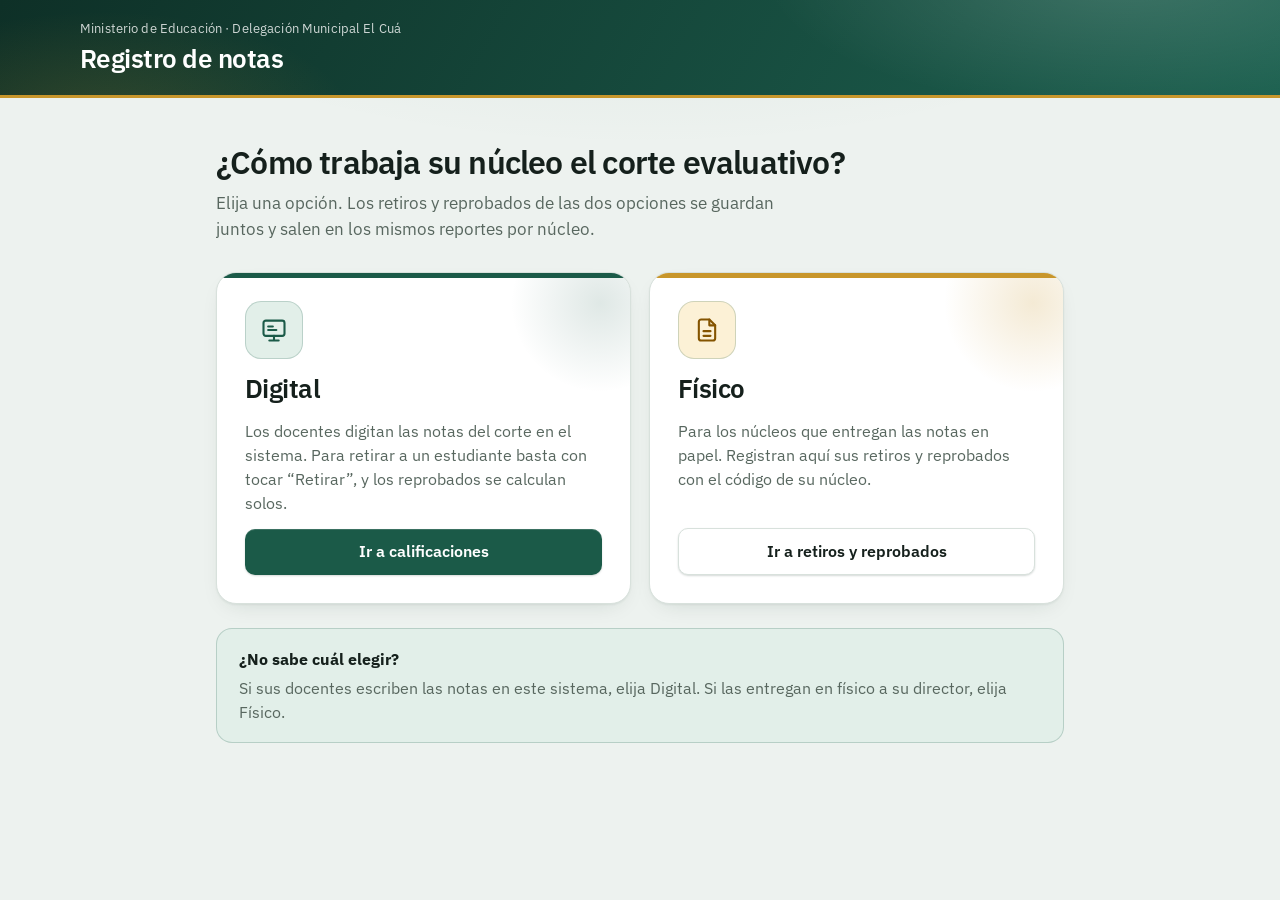
<file: index.html>
<!DOCTYPE html>
<html lang="es">
<head>
<meta charset="UTF-8">
<meta name="viewport" content="width=device-width, initial-scale=1, viewport-fit=cover">
<title>Registro de Notas · El Cuá</title>
<link rel="preconnect" href="https://fonts.googleapis.com">
<link rel="preconnect" href="https://fonts.gstatic.com" crossorigin>
<link href="https://fonts.googleapis.com/css2?family=IBM+Plex+Mono:wght@500;600&family=IBM+Plex+Sans:wght@400;500;600;700&display=swap" rel="stylesheet">
<link rel="stylesheet" href="tema.css">
<style>
  main{max-width:880px; margin:0 auto; padding:44px 16px 70px;}
  h2.pregunta{margin:0 0 8px; font-size:2rem; font-weight:600; letter-spacing:-.025em;}
  .intro{margin:0 0 30px; color:var(--muted); max-width:60ch; font-size:1.05rem;}
  .opciones{display:grid; grid-template-columns:1fr 1fr; gap:18px;}
  a.op{position:relative; overflow:hidden; display:flex; flex-direction:column; gap:14px; text-decoration:none; color:var(--text); background:var(--card); border:1px solid var(--border);
       border-radius:20px; padding:28px; box-shadow:var(--sombra); transition:border-color .2s ease, box-shadow .2s ease, transform .2s ease;}
  a.op::before{content:""; position:absolute; left:0; right:0; top:0; height:5px; background:var(--primary);}
  a.op::after{content:""; position:absolute; right:-60px; top:-60px; width:180px; height:180px; border-radius:50%; background:radial-gradient(circle, color-mix(in srgb, var(--primary) 14%, transparent), transparent 70%); pointer-events:none;}
  a.op:hover{border-color:color-mix(in srgb, var(--primary) 55%, var(--border)); box-shadow:var(--sombra-lg); transform:translateY(-3px);}
  a.op:active{transform:translateY(0);}
  a.op.fisico::before{background:var(--gold);}
  a.op.fisico::after{background:radial-gradient(circle, color-mix(in srgb, var(--gold) 20%, transparent), transparent 70%);}
  .icono{width:58px; height:58px; border-radius:16px; display:grid; place-items:center; background:var(--primary-soft); color:var(--primary); border:1px solid color-mix(in srgb, var(--primary) 20%, transparent);}
  .fisico .icono{background:var(--warn-bg); color:var(--warn);}
  .icono svg{width:28px; height:28px;}
  a.op h3{margin:0; font-size:1.6rem; font-weight:600; letter-spacing:-.02em;}
  a.op p{margin:0; color:var(--muted); font-size:1rem; line-height:1.5; flex:1;}
  a.op .ir{display:inline-flex; align-items:center; justify-content:center; min-height:var(--toque); padding:10px 18px; border-radius:var(--radius-sm); background:var(--primary); color:var(--on-primary); font-weight:600; box-shadow:0 1px 2px rgba(15,45,36,.18), inset 0 1px 0 rgba(255,255,255,.14); transition:background .15s ease;}
  a.op:hover .ir{background:var(--primary-dark);}
  a.op.fisico .ir{background:var(--card); color:var(--text); border:1.5px solid var(--border);}
  a.op.fisico:hover .ir{border-color:var(--primary);}
  .ayuda{margin-top:24px; padding:18px 22px; border-radius:16px; background:var(--primary-soft); border:1px solid color-mix(in srgb, var(--primary) 22%, transparent);}
  .ayuda b{display:block; margin-bottom:4px;}
  .ayuda p{margin:0; color:var(--muted); font-size:.98rem;}
  @media (max-width:640px){ .opciones{grid-template-columns:1fr; gap:12px;} h2.pregunta{font-size:1.35rem;} main{padding:22px 14px 50px;} .intro{margin-bottom:18px; font-size:.95rem;} a.op{padding:20px; gap:10px; border-radius:16px;} a.op h3{font-size:1.35rem;} a.op p{font-size:.94rem;} .icono{width:48px; height:48px;} .ayuda{padding:14px 16px;} }
</style>
</head>
<body>
<header class="banda">
  <div class="wrap">
    <div>
      <small>Ministerio de Educación · Delegación Municipal El Cuá</small>
      <h1>Registro de notas</h1>
    </div>
  </div>
</header>

<main>
  <h2 class="pregunta">¿Cómo trabaja su núcleo el corte evaluativo?</h2>
  <p class="intro">Elija una opción. Los retiros y reprobados de las dos opciones se guardan juntos y salen en los mismos reportes por núcleo.</p>

  <div class="opciones">
    <a class="op digital" href="REGISTRO_NOTAS.html">
      <span class="icono"><svg viewBox="0 0 24 24" fill="none" stroke="currentColor" stroke-width="1.8" stroke-linecap="round" stroke-linejoin="round" aria-hidden="true"><rect x="3" y="4" width="18" height="13" rx="2"/><path d="M8 21h8M12 17v4"/><path d="M7 9h4M7 12h7"/></svg></span>
      <h3>Digital</h3>
      <p>Los docentes digitan las notas del corte en el sistema. Para retirar a un estudiante basta con tocar “Retirar”, y los reprobados se calculan solos.</p>
      <span class="ir">Ir a calificaciones</span>
    </a>
    <a class="op fisico" href="RETIROS_REPROBADOS.html">
      <span class="icono"><svg viewBox="0 0 24 24" fill="none" stroke="currentColor" stroke-width="1.8" stroke-linecap="round" stroke-linejoin="round" aria-hidden="true"><path d="M14 3H7a2 2 0 0 0-2 2v14a2 2 0 0 0 2 2h10a2 2 0 0 0 2-2V8z"/><path d="M14 3v5h5"/><path d="M9 13h6M9 17h6"/></svg></span>
      <h3>Físico</h3>
      <p>Para los núcleos que entregan las notas en papel. Registran aquí sus retiros y reprobados con el código de su núcleo.</p>
      <span class="ir">Ir a retiros y reprobados</span>
    </a>
  </div>

  <div class="ayuda">
    <b>¿No sabe cuál elegir?</b>
    <p>Si sus docentes escriben las notas en este sistema, elija Digital. Si las entregan en físico a su director, elija Físico.</p>
  </div>
</main>
</body>
</html>
</file>
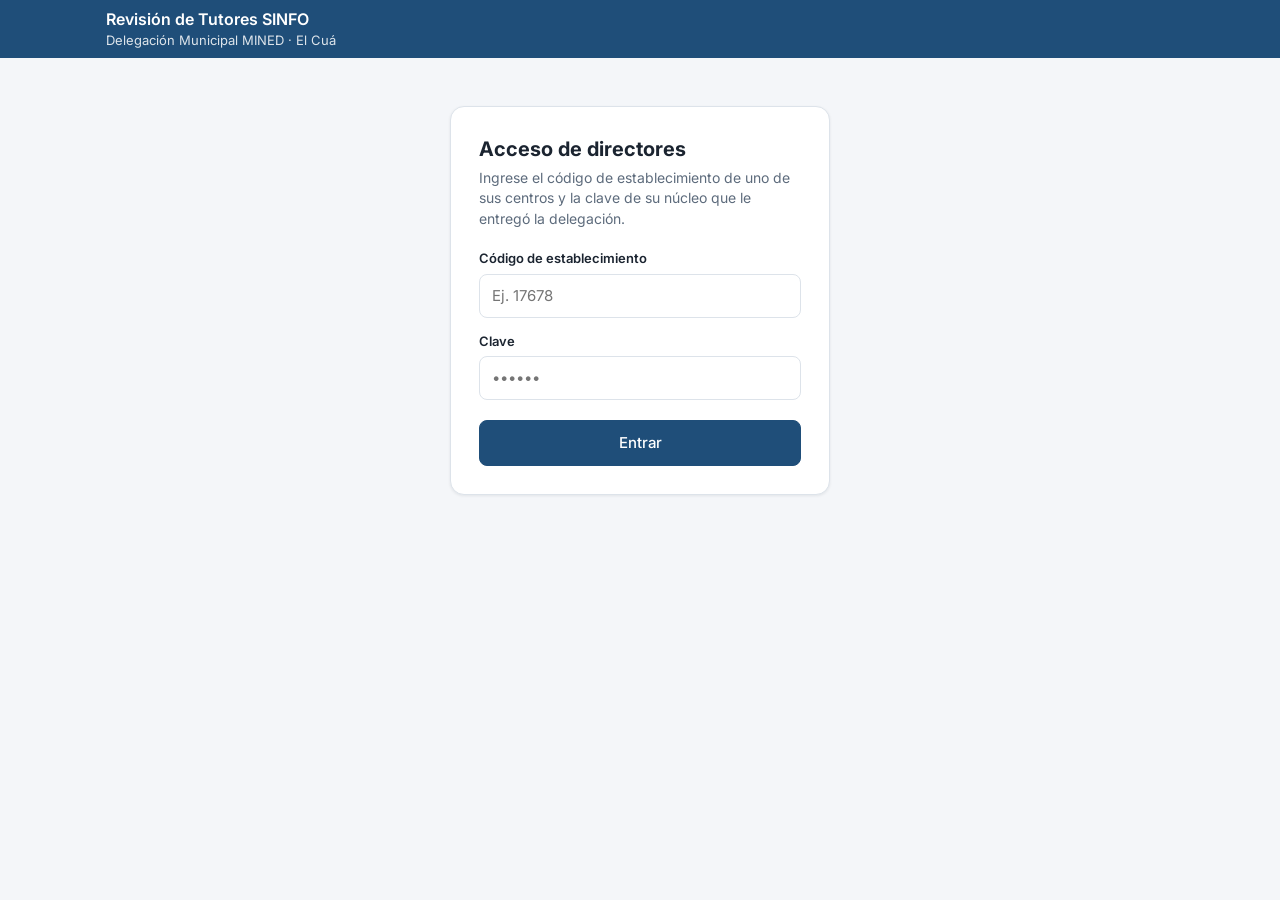
<file: Actualizar_Tutores.html>
<!doctype html>
<html lang="es">
<head>
<meta charset="utf-8">
<meta name="viewport" content="width=device-width, initial-scale=1">
<title>Revisión de Tutores SINFO</title>
<meta name="robots" content="noindex, nofollow">
<link rel="preconnect" href="https://fonts.googleapis.com">
<link href="https://fonts.googleapis.com/css2?family=Inter:wght@400;500;600;700&display=swap" rel="stylesheet">
<style>
:root{
  --bg:#f4f6f9; --panel:#fff; --ink:#1b2430; --muted:#5d6b7c; --line:#dde3ea;
  --brand:#1f4e79; --brand-ink:#fff; --brand-soft:#e6eef7;
  --ok:#1f7a4d; --ok-soft:#e3f4ea; --warn:#9a6700; --warn-soft:#fff4d6;
  --err:#b42318; --err-soft:#fdecea; --shadow:0 1px 3px rgba(16,24,40,.08);
}
@media (prefers-color-scheme: dark){
  :root:not([data-theme="light"]){
    --bg:#0f141a; --panel:#18202a; --ink:#e7edf3; --muted:#9aa8b8; --line:#2a3542;
    --brand:#5b9bd5; --brand-ink:#0f141a; --brand-soft:#1c2c3d;
    --ok:#4cc38a; --ok-soft:#15291f; --warn:#e3b341; --warn-soft:#2b2412;
    --err:#f47067; --err-soft:#2f1716; --shadow:none;
  }
}
*{box-sizing:border-box}
html,body{margin:0}
body{background:var(--bg);color:var(--ink);font:15px/1.45 Inter,system-ui,Segoe UI,Roboto,Arial,sans-serif}
button,input,select,textarea{font:inherit;color:inherit}
.wrap{max-width:1100px;margin:0 auto;padding:0 16px}
.hidden{display:none!important}

/* barra superior */
header{background:var(--brand);color:var(--brand-ink)}
header .wrap{display:flex;align-items:center;gap:12px;min-height:56px;flex-wrap:wrap;padding-top:8px;padding-bottom:8px}
header h1{font-size:16px;margin:0;font-weight:600;flex:1;min-width:0}
header small{display:block;font-weight:400;opacity:.85;font-size:13px}
.btn{border:1px solid var(--line);background:var(--panel);border-radius:8px;padding:8px 14px;cursor:pointer;font-weight:500}
.btn:hover{filter:brightness(.97)}
.btn:disabled{opacity:.55;cursor:not-allowed}
.btn.primary{background:var(--brand);border-color:var(--brand);color:var(--brand-ink)}
.btn.ok{background:var(--ok-soft);border-color:transparent;color:var(--ok)}
.btn.ghost{background:transparent;border-color:rgba(255,255,255,.5);color:var(--brand-ink)}

/* login */
.login{max-width:380px;margin:48px auto;background:var(--panel);border:1px solid var(--line);border-radius:14px;padding:28px;box-shadow:var(--shadow)}
.login h2{margin:0 0 4px;font-size:20px}
.login p{margin:0 0 20px;color:var(--muted);font-size:14px}
label{display:block;font-size:13px;font-weight:600;margin:14px 0 6px}
input,select,textarea{width:100%;border:1px solid var(--line);background:var(--panel);border-radius:8px;padding:10px 12px}
input:focus,select:focus,textarea:focus{outline:2px solid var(--brand);outline-offset:0;border-color:transparent}
.login .btn{width:100%;margin-top:20px;padding:11px}
.msg{margin-top:14px;padding:10px 12px;border-radius:8px;font-size:14px}
.msg.err{background:var(--err-soft);color:var(--err)}
.msg.info{background:var(--warn-soft);color:var(--warn)}

/* resumen */
.stats{display:grid;grid-template-columns:repeat(5,1fr);gap:10px;margin:18px 0 12px}
.stat.r b{color:var(--err)}
.stat{background:var(--panel);border:1px solid var(--line);border-radius:10px;padding:12px 14px}
.stat b{display:block;font-size:22px;font-variant-numeric:tabular-nums}
.stat span{font-size:12px;color:var(--muted)}
.bar{height:8px;border-radius:99px;background:var(--line);overflow:hidden;margin-bottom:16px}
.bar i{display:block;height:100%;background:var(--ok);width:0;transition:width .3s}

/* filtros */
.filters{display:grid;grid-template-columns:repeat(4,1fr);gap:10px;margin-bottom:14px}
.filters .search,.filters #fCentro,.filters #fModalidad{grid-column:span 2}
.ctr{font-size:12px;font-weight:600;color:var(--brand)}
.count{font-size:13px;color:var(--muted);margin:0 0 10px}

/* tarjetas */
.list{display:grid;grid-template-columns:repeat(auto-fill,minmax(320px,1fr));gap:10px;padding-bottom:40px}
.card{background:var(--panel);border:1px solid var(--line);border-radius:10px;padding:14px;display:flex;flex-direction:column;gap:8px;box-shadow:var(--shadow)}
.card .top{display:flex;justify-content:space-between;gap:8px;align-items:flex-start}
.card h3{margin:0;font-size:15px;font-weight:600}
.meta{font-size:12.5px;color:var(--muted)}
.tag{font-size:11.5px;font-weight:600;padding:3px 8px;border-radius:99px;white-space:nowrap}
.tag.sin{background:var(--brand-soft);color:var(--brand)}
.tag.conf{background:var(--ok-soft);color:var(--ok)}
.tag.corr{background:var(--warn-soft);color:var(--warn)}
.tag.ret{background:var(--err-soft);color:var(--err)}
.btn.danger{background:transparent;border-color:var(--line);color:var(--err)}
.card.retirado{opacity:.8}
.tutor.ret{background:var(--err-soft)}
.tutor{background:var(--bg);border-radius:8px;padding:8px 10px;font-size:13.5px}
.tutor .lbl{font-size:11px;text-transform:uppercase;letter-spacing:.04em;color:var(--muted)}
.tutor.new{background:var(--warn-soft)}
.mono{font-family:ui-monospace,Consolas,monospace;font-size:12.5px}
.old{text-decoration:line-through;opacity:.6}
.actions{display:flex;gap:8px;margin-top:auto}
.actions .btn{flex:1;padding:7px 10px;font-size:14px}
.empty{grid-column:1/-1;text-align:center;color:var(--muted);padding:40px 0}

/* modal */
.back{position:fixed;inset:0;background:rgba(0,0,0,.45);display:flex;align-items:flex-end;justify-content:center;z-index:10}
.modal{background:var(--panel);width:100%;max-width:480px;border-radius:14px 14px 0 0;padding:20px;max-height:92vh;overflow:auto}
@media(min-width:600px){.back{align-items:center}.modal{border-radius:14px}}
.modal h2{margin:0 0 2px;font-size:17px}
.modal .row{display:flex;gap:8px;margin-top:18px}
.modal .row .btn{flex:1}
.hint{font-size:12px;color:var(--muted);margin-top:4px}
.hint.bad{color:var(--err)}

.toast{position:fixed;left:50%;bottom:20px;transform:translateX(-50%);background:var(--ink);color:var(--bg);padding:10px 16px;border-radius:8px;font-size:14px;z-index:20;max-width:calc(100% - 32px)}
.spin{display:inline-block;width:14px;height:14px;border:2px solid currentColor;border-right-color:transparent;border-radius:50%;animation:s .7s linear infinite;vertical-align:-2px;margin-right:6px}
@keyframes s{to{transform:rotate(360deg)}}

@media(max-width:700px){
  .stats{grid-template-columns:repeat(2,1fr)}
  .stat:first-child{grid-column:1/-1}
  .filters{grid-template-columns:1fr 1fr}
  .filters .search,.filters #fCentro,.filters #fModalidad{grid-column:1/-1}
  .list{grid-template-columns:1fr}
}
</style>
</head>
<body>

<header>
  <div class="wrap">
    <h1 id="titulo">Revisión de Tutores SINFO<small>Delegación Municipal MINED · El Cuá</small></h1>
    <button id="salir" class="btn ghost hidden">Salir</button>
  </div>
</header>

<!-- LOGIN -->
<main id="vLogin" class="wrap">
  <form class="login" id="fLogin" autocomplete="on">
    <h2>Acceso de directores</h2>
    <p>Ingrese el código de establecimiento de uno de sus centros y la clave de su núcleo que le entregó la delegación.</p>
    <label for="codigo">Código de establecimiento</label>
    <input id="codigo" inputmode="numeric" autocomplete="username" placeholder="Ej. 17678" required>
    <label for="clave">Clave</label>
    <input id="clave" type="password" inputmode="numeric" autocomplete="current-password" placeholder="••••••" required>
    <button class="btn primary" id="bEntrar" type="submit">Entrar</button>
    <div id="loginMsg"></div>
  </form>
</main>

<!-- PANEL -->
<main id="vPanel" class="wrap hidden">
  <div class="stats">
    <div class="stat"><b id="sTotal">0</b><span>Estudiantes activos</span></div>
    <div class="stat"><b id="sConf">0</b><span>Confirmados</span></div>
    <div class="stat"><b id="sCorr">0</b><span>Corregidos</span></div>
    <div class="stat"><b id="sSin">0</b><span>Sin revisar</span></div>
    <div class="stat r"><b id="sRet">0</b><span>Retirados</span></div>
  </div>
  <div class="bar"><i id="barra"></i></div>

  <div class="filters">
    <input class="search" id="buscar" type="search" placeholder="Buscar estudiante, tutor o cédula…">
    <select id="fCentro"></select>
    <select id="fModalidad"><option value="">Todas las modalidades</option></select>
    <select id="fGrado"><option value="">Todos los grados</option></select>
    <select id="fEstado">
      <option value="">Activos (todos)</option>
      <option>Sin revisar</option><option>Confirmado</option><option>Corregido</option>
      <option>Retirado</option>
    </select>
  </div>
  <p class="count" id="conteo"></p>
  <div class="list" id="lista"></div>
</main>

<!-- MODAL CORREGIR -->
<div class="back hidden" id="modal" role="dialog" aria-modal="true" aria-labelledby="mTitulo">
  <form class="modal" id="fCorr">
    <h2 id="mTitulo">Corregir tutor</h2>
    <div class="meta" id="mEst"></div>
    <div class="tutor" style="margin-top:12px">
      <div class="lbl">Tutor en SINFO</div>
      <div id="mActual"></div>
    </div>
    <label for="mTutor">Nombre completo del tutor</label>
    <input id="mTutor" required placeholder="NOMBRES Y APELLIDOS" style="text-transform:uppercase">
    <label for="mCedula">Cédula del tutor</label>
    <input id="mCedula" maxlength="16" placeholder="2412010710010A" class="mono" style="text-transform:uppercase">
    <div class="hint" id="hCed">13 dígitos y una letra, sin guiones. Si no tiene cédula, déjelo vacío y explíquelo abajo.</div>
    <label for="mObs">Observación <span style="font-weight:400;color:var(--muted)">(opcional)</span></label>
    <textarea id="mObs" rows="2" maxlength="300" placeholder="Ej. La madre es ahora la tutora; el padre emigró."></textarea>
    <div id="mMsg"></div>
    <div class="row">
      <button type="button" class="btn" id="mCancelar">Cancelar</button>
      <button type="submit" class="btn primary" id="mGuardar">Guardar</button>
    </div>
  </form>
</div>

<!-- MODAL RETIRO -->
<div class="back hidden" id="modalR" role="dialog" aria-modal="true" aria-labelledby="rTitulo">
  <form class="modal" id="fRet">
    <h2 id="rTitulo">Marcar como retirado</h2>
    <div class="meta" id="rEst"></div>
    <p class="hint" style="margin-top:10px;font-size:14px">¿Confirma que este estudiante ya no asiste? Saldrá del listado de activos. Puede deshacerlo después con el filtro <b>Retirado</b>.</p>
    <div id="rMsg"></div>
    <div class="row">
      <button type="button" class="btn" id="rCancelar">Cancelar</button>
      <button type="submit" class="btn primary" id="rGuardar" style="background:var(--err);border-color:var(--err)">Retirar</button>
    </div>
  </form>
</div>

<script>
/* ============ CONFIGURACIÓN ============
   Pegue aquí la URL de la aplicación web de Apps Script (termina en /exec). */
const API_URL = 'https://script.google.com/macros/s/AKfycbzSLCgytuNJquLt66qppFCey2krDkclZWhn_Yg-_rKosRBRgMrfzFtpg74FYuzNl_ze/exec';
/* ======================================= */

const $ = id => document.getElementById(id);
const RE_CED = /^\d{13}[A-Z]$/;
let S = { codEst:'', clave:'', token:'', nucleo:'', director:'', centros:[], est:[] };
let actual = null;

const ss = {
  get(k){ try{ return sessionStorage.getItem(k) }catch(e){ return null } },
  set(k,v){ try{ sessionStorage.setItem(k,v) }catch(e){} },
  del(k){ try{ sessionStorage.removeItem(k) }catch(e){} }
};

async function api(payload){
  if(!API_URL) throw new Error('La página aún no está configurada (falta API_URL).');
  const t0 = performance.now();
  let r;
  try{ r = await fetch(API_URL, { method:'POST', body: JSON.stringify(payload) }); } // text/plain: sin preflight CORS
  catch(e){ throw new Error('Sin conexión a internet. Intente de nuevo.') }
  if(!r.ok) throw new Error('Error de conexión ('+r.status+').');
  const d = await r.json();
  console.debug(`[API] ${payload.action}/${payload.tipo||''}: total ${Math.round(performance.now()-t0)} ms · servidor ${d.ms} ms`);
  if(!d.ok) throw new Error(d.error || 'Error desconocido.');
  return d;
}

function esc(s){ return String(s ?? '').replace(/[&<>"']/g, c => ({'&':'&amp;','<':'&lt;','>':'&gt;','"':'&quot;',"'":'&#39;'}[c])) }
function msg(el, txt, tipo='err'){ $(el).innerHTML = txt ? `<div class="msg ${tipo}">${esc(txt)}</div>` : '' }
function toast(t){ const d=document.createElement('div'); d.className='toast'; d.textContent=t; document.body.appendChild(d); setTimeout(()=>d.remove(),2600) }
function busy(btn, on, txt){ btn.disabled=on; if(on){ btn.dataset.t=btn.textContent; btn.innerHTML='<span class="spin"></span>'+(txt||'Guardando…') } else btn.textContent=btn.dataset.t||btn.textContent }

/* ---------- login ---------- */
$('fLogin').addEventListener('submit', async e => {
  e.preventDefault();
  const codigo = $('codigo').value.trim(), clave = $('clave').value.trim();
  const b = $('bEntrar'); busy(b, true, 'Verificando…'); msg('loginMsg','');
  try{
    const d = await api({ action:'login', codEst:codigo, clave });
    S = { codEst:codigo, clave, token:d.token, nucleo:d.nucleo, director:d.director, centros:d.centros, est:d.estudiantes };
    ss.set('tut_sesion', JSON.stringify({codigo, clave}));
    mostrarPanel();
  }catch(err){ msg('loginMsg', err.message) }
  finally{ busy(b, false) }
});

$('salir').onclick = () => { ss.del('tut_sesion'); S={codEst:'',clave:'',token:'',nucleo:'',director:'',centros:[],est:[]}; $('clave').value='';
  $('vPanel').classList.add('hidden'); $('vLogin').classList.remove('hidden'); $('salir').classList.add('hidden');
  $('titulo').innerHTML='Revisión de Tutores SINFO<small>Delegación Municipal MINED · El Cuá</small>'; };

function mostrarPanel(){
  $('vLogin').classList.add('hidden'); $('vPanel').classList.remove('hidden'); $('salir').classList.remove('hidden');
  $('titulo').innerHTML = 'Núcleo '+esc(S.nucleo)+`<small>Director: ${esc(S.director)} · Revisión de tutores SINFO</small>`;
  const conEst = S.centros.filter(c => S.est.some(x => x.codEst === c.codEst));
  $('fCentro').innerHTML = `<option value="">Todo el núcleo (${conEst.length} centros)</option>` +
    conEst.map(c => `<option value="${esc(c.codEst)}">${esc(c.codEst)} · ${esc(c.centro)}</option>`).join('');
  $('fCentro').value = conEst.some(c => c.codEst === S.codEst) ? S.codEst : '';
  llenarModalidades(); llenarGrados(); render();
}

function llenarModalidades(){
  const ce = $('fCentro').value, prev = $('fModalidad').value;
  const mods = [...new Set(S.est.filter(x => !ce || x.codEst === ce).map(x => x.modalidad))].sort();
  $('fModalidad').innerHTML = '<option value="">Todas las modalidades</option>' +
    mods.map(m => `<option value="${esc(m)}">${esc(m)}</option>`).join('');
  if(mods.includes(prev)) $('fModalidad').value = prev;
}
const enFiltro = x => (!$('fCentro').value || x.codEst === $('fCentro').value) && (!$('fModalidad').value || x.modalidad === $('fModalidad').value);

const ORDEN = ['Primero','Segundo','Tercero','Cuarto','Quinto','Sexto'];
function llenarGrados(){
  const ce = $('fCentro').value, prev = $('fGrado').value;
  const grados = [...new Set(S.est.filter(enFiltro).map(x => x.nivel+'|'+x.seccion+'|'+x.turno))]
    .sort((a,b)=>{ const [na,sa]=a.split('|'),[nb,sb]=b.split('|'); return (ORDEN.indexOf(na)-ORDEN.indexOf(nb)) || na.localeCompare(nb) || sa.localeCompare(sb) });
  $('fGrado').innerHTML = '<option value="">Todos los grados</option>' +
    grados.map(g => { const [n,s,t]=g.split('|'); return `<option value="${esc(g)}">${esc(n)} ${esc(s)} · ${esc(t.toLowerCase())}</option>` }).join('');
  if(grados.includes(prev)) $('fGrado').value = prev;
}
$('fCentro').addEventListener('change', () => { llenarModalidades(); llenarGrados(); render() });
$('fModalidad').addEventListener('change', () => { llenarGrados(); render() });

/* ---------- lista ---------- */
['fGrado','fEstado'].forEach(id => $(id).addEventListener('input', render));
let tBus; $('buscar').addEventListener('input', () => { clearTimeout(tBus); tBus = setTimeout(render, 180) });
const norm = s => String(s||'').normalize('NFD').replace(/[̀-ͯ]/g,'').toUpperCase();

function render(){
  const ce = $('fCentro').value;
  const todos = S.est.filter(enFiltro);
  const est = todos.filter(x => x.estado !== 'Retirado');
  const ret = todos.length - est.length;
  const c = { conf: est.filter(x=>x.estado==='Confirmado').length, corr: est.filter(x=>x.estado==='Corregido').length };
  $('sTotal').textContent = est.length; $('sConf').textContent = c.conf; $('sCorr').textContent = c.corr;
  $('sSin').textContent = est.length - c.conf - c.corr; $('sRet').textContent = ret;
  $('barra').style.width = todos.length ? ((c.conf+c.corr+ret)/todos.length*100)+'%' : '0';

  const q = norm($('buscar').value.trim()), g = $('fGrado').value, st = $('fEstado').value;
  const base = st === 'Retirado' ? todos.filter(x => x.estado === 'Retirado') : est;
  const vis = base.filter(x =>
    (!g || (x.nivel+'|'+x.seccion+'|'+x.turno) === g) &&
    (!st || x.estado === st) &&
    (!q || norm([x.estudiante,x.tutor,x.cedula,x.tutorNuevo,x.cedulaNueva].join(' ')).includes(q)));
  $('conteo').textContent = `Mostrando ${vis.length} de ${base.length}` + (st === 'Retirado' ? ' retirados' : ' activos') + (ce ? '' : ' · todo el núcleo');

  $('lista').innerHTML = vis.length ? vis.map(x => {
    const cls = x.estado==='Confirmado' ? 'conf' : x.estado==='Corregido' ? 'corr' : x.estado==='Retirado' ? 'ret' : 'sin';
    const corr = x.estado==='Corregido', reti = x.estado==='Retirado';
    return `<article class="card${reti?' retirado':''}">
      <div class="top"><div>${ce ? '' : `<div class="ctr">${esc(x.codEst)} · ${esc(x.centro)}</div>`}<h3>${esc(x.estudiante)}</h3>
        <div class="meta">${esc(x.modalidad.toLowerCase())}<br>${esc(x.nivel)} ${esc(x.seccion)} · ${esc(x.turno.toLowerCase())} · ${esc(x.sexo)} · ${esc(x.edad)} años</div></div>
        <span class="tag ${cls}">${esc(x.estado)}</span></div>
      <div class="tutor"><div class="lbl">Tutor en SINFO</div>
        <div class="${corr?'old':''}">${esc(x.tutor)||'<i>Sin tutor</i>'}<br><span class="mono">${esc(x.cedula)||'Sin cédula'}</span></div></div>
      ${corr ? `<div class="tutor new"><div class="lbl">Corrección enviada · ${esc(x.fecha)}</div>
        ${esc(x.tutorNuevo)}<br><span class="mono">${esc(x.cedulaNueva)||'Sin cédula'}</span>
        ${x.observacion?`<div class="meta" style="margin-top:4px">${esc(x.observacion)}</div>`:''}</div>` : ''}
      ${reti ? `<div class="tutor ret"><div class="lbl">Marcado como retirado · ${esc(x.fecha)}</div></div>` : ''}
      <div class="actions">
        ${reti ? `<button class="btn" data-react="${esc(x.codPersona)}">↩ Deshacer retiro</button>` : `
        ${x.estado==='Sin revisar' ? `<button class="btn ok" data-conf="${esc(x.codPersona)}">✓ Correcto</button>` : ''}
        <button class="btn" data-corr="${esc(x.codPersona)}">${corr?'Editar':'Corregir'}</button>
        <button class="btn danger" data-ret="${esc(x.codPersona)}">Retirado</button>`}
      </div></article>`;
  }).join('') : '<div class="empty">No hay estudiantes con esos filtros.</div>';
}

$('lista').addEventListener('click', async e => {
  const bc = e.target.closest('[data-conf]'), br = e.target.closest('[data-corr]');
  if(bc) optimista(bc.dataset.conf, 'confirmar', { estado:'Confirmado' }, 'Tutor confirmado');
  if(br) abrir(S.est.find(x => x.codPersona === br.dataset.corr));
  const bt = e.target.closest('[data-ret]'), bx = e.target.closest('[data-react]');
  if(bt) abrirRet(S.est.find(x => x.codPersona === bt.dataset.ret));
  if(bx) optimista(bx.dataset.react, 'reactivar', { estado:'Sin revisar', fecha:'', observacion:'', tutorNuevo:'', cedulaNueva:'' }, 'Retiro anulado');
});

/* ---------- modal retiro ---------- */
let retActual = null;
function abrirRet(x){
  retActual = x;
  $('rEst').textContent = `${x.estudiante} · ${x.nivel} ${x.seccion} · ${x.centro}`;
  msg('rMsg','');
  $('modalR').classList.remove('hidden'); $('rGuardar').focus();
}
function cerrarRet(){ $('modalR').classList.add('hidden'); retActual = null }
$('rCancelar').onclick = cerrarRet;
$('modalR').addEventListener('click', e => { if(e.target.id==='modalR') cerrarRet() });
document.addEventListener('keydown', e => { if(e.key==='Escape' && retActual) cerrarRet() });
$('fRet').addEventListener('submit', async e => {
  e.preventDefault();
  const cod = retActual.codPersona; cerrarRet();
  optimista(cod, 'retirar', { estado:'Retirado' }, 'Estudiante marcado como retirado');
});

/** Datos comunes de cada guardado */
const base = x => ({ action:'guardar', codEst:S.codEst, clave:S.clave, token:S.token, codPersona:x.codPersona, fila:x.fila });

/** Cambia la tarjeta al instante y guarda en segundo plano; si falla, la revierte. */
async function optimista(codPersona, tipo, cambios, ok){
  const x = S.est.find(e => e.codPersona === codPersona); if(!x) return;
  const antes = { ...x };
  Object.assign(x, cambios, cambios.estado !== 'Sin revisar' ? { fecha:'guardando…' } : {});
  render(); toast(ok);
  try{ const d = await api({ ...base(x), tipo }); actualizar(d.registro) }
  catch(err){ Object.assign(x, antes); render(); toast('No se guardó: ' + err.message) }
}

function actualizar(reg){ const i = S.est.findIndex(x => x.codPersona === reg.codPersona); if(i>=0) S.est[i] = reg; render() }

/* ---------- modal ---------- */
function abrir(x){
  actual = x;
  $('mEst').textContent = `${x.estudiante} · ${x.nivel} ${x.seccion} · ${x.centro}`;
  $('mActual').innerHTML = `${esc(x.tutor)||'<i>Sin tutor</i>'}<br><span class="mono">${esc(x.cedula)||'Sin cédula'}</span>`;
  $('mTutor').value = x.estado==='Corregido' ? x.tutorNuevo : x.tutor;
  $('mCedula').value = x.estado==='Corregido' ? x.cedulaNueva : x.cedula;
  $('mObs').value = x.estado==='Corregido' ? x.observacion : '';
  msg('mMsg',''); validarCed();
  $('modal').classList.remove('hidden'); $('mTutor').focus();
}
function cerrar(){ $('modal').classList.add('hidden'); actual=null }
$('mCancelar').onclick = cerrar;
$('modal').addEventListener('click', e => { if(e.target.id==='modal') cerrar() });
document.addEventListener('keydown', e => { if(e.key==='Escape' && actual) cerrar() });

function validarCed(){
  const v = $('mCedula').value.toUpperCase().replace(/[\s-]/g,'');
  const h = $('hCed');
  if(v && !RE_CED.test(v)){ h.textContent = `Formato incorrecto (${v.length}/14). Deben ser 13 dígitos y una letra final.`; h.classList.add('bad'); return false }
  h.textContent = v ? 'Formato correcto.' : '13 dígitos y una letra, sin guiones. Si no tiene cédula, déjelo vacío y explíquelo abajo.';
  h.classList.remove('bad'); return true;
}
$('mCedula').addEventListener('input', validarCed);

$('fCorr').addEventListener('submit', async e => {
  e.preventDefault();
  const tutor = $('mTutor').value.trim().toUpperCase().replace(/\s+/g,' ');
  const cedula = $('mCedula').value.toUpperCase().replace(/[\s-]/g,'');
  const obs = $('mObs').value.trim();
  if(tutor.split(' ').length < 2) return msg('mMsg','Escriba nombres y apellidos del tutor.');
  if(!validarCed()) return msg('mMsg','Revise la cédula.');
  if(!cedula && !obs) return msg('mMsg','Si el tutor no tiene cédula, explíquelo en la observación.');
  if(tutor === actual.tutor && cedula === actual.cedula) return msg('mMsg','Los datos son iguales a los del SINFO. Si son correctos, use “Es correcto”.', 'info');
  const b = $('mGuardar'); busy(b, true); msg('mMsg','');
  try{
    const d = await api({ ...base(actual), tipo:'corregir', tutor, cedula, observacion:obs });
    actualizar(d.registro); cerrar(); toast('Corrección guardada');
  }catch(err){ msg('mMsg', err.message) }
  finally{ busy(b, false) }
});

/* ---------- reanudar sesión ---------- */
(async () => {
  if(!API_URL){ msg('loginMsg','La página aún no está conectada a la base de datos. Configure API_URL en index.html.','info'); return }
  fetch(API_URL).catch(()=>{});   // "calienta" el servidor mientras el director escribe su clave
  const s = ss.get('tut_sesion'); if(!s) return;
  try{ const {codigo, clave} = JSON.parse(s); $('codigo').value = codigo; $('clave').value = clave; $('fLogin').requestSubmit() }catch(e){}
})();
</script>
</body>
</html>
</file>
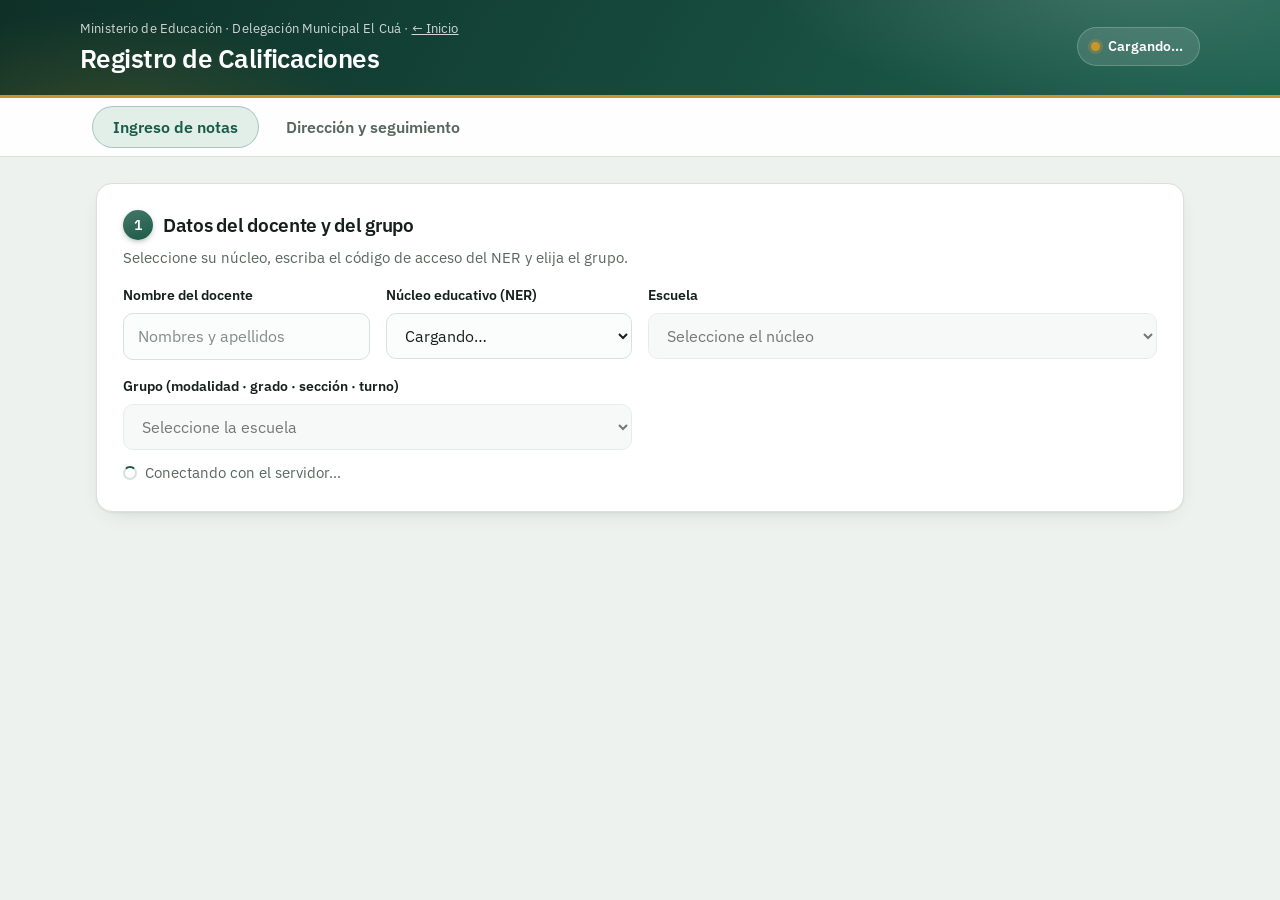
<file: REGISTRO_NOTAS.html>
<!DOCTYPE html>
<html lang="es">
<head>
<meta charset="UTF-8">
<meta name="viewport" content="width=device-width, initial-scale=1, viewport-fit=cover">
<title>Registro de Calificaciones</title>
<link rel="preconnect" href="https://fonts.googleapis.com">
<link rel="preconnect" href="https://fonts.gstatic.com" crossorigin>
<link href="https://fonts.googleapis.com/css2?family=IBM+Plex+Mono:wght@500;600&family=IBM+Plex+Sans:wght@400;500;600;700&display=swap" rel="stylesheet">
<link rel="stylesheet" href="tema.css">
<style>
  /* Los colores, botones, campos y tarjetas vienen de tema.css; aquí solo lo propio de esta página */
  nav.tabs{background:color-mix(in srgb, var(--card) 88%, transparent); -webkit-backdrop-filter:blur(10px); backdrop-filter:blur(10px); border-bottom:1px solid var(--border); position:sticky; top:0; z-index:6;}
  nav.tabs .wrap{display:flex; gap:6px; padding:8px 12px;}
  .tab{background:none; border:1.5px solid transparent; border-radius:999px; padding:8px 20px; min-height:42px; font:inherit; font-size:.97rem; font-weight:600;
       color:var(--muted); cursor:pointer; transition:color .15s ease, background .15s ease, border-color .15s ease;}
  .tab:hover{color:var(--text); background:var(--head);}
  .tab.on{color:var(--primary); background:var(--primary-soft); border-color:color-mix(in srgb, var(--primary) 28%, transparent);}
  main{max-width:1120px; margin:0 auto; padding:26px 16px 90px;}
  .card-h{display:flex; justify-content:space-between; align-items:flex-start; gap:12px; flex-wrap:wrap; margin-bottom:16px;}
  .card h2{margin:0; font-size:1.2rem; font-weight:600; display:flex; align-items:center; gap:10px; letter-spacing:-.015em;}
  .paso{flex:none; display:inline-grid; place-items:center; width:30px; height:30px; border-radius:50%; background:linear-gradient(160deg, color-mix(in srgb, var(--primary) 82%, #fff), var(--primary)); color:var(--on-primary); font-size:.9rem; font-weight:600; box-shadow:0 2px 6px -2px rgba(15,45,36,.5);}
  .sub{margin:6px 0 0; color:var(--muted); font-size:.95rem; max-width:70ch;}
  .grid{display:grid; grid-template-columns:repeat(auto-fit,minmax(230px,1fr)); gap:16px;}
  .span2, #boxEscuela{grid-column:span 2;}
  @media (max-width:640px){ .span2, #boxEscuela{grid-column:auto;} }
  .codigo{display:flex; gap:8px;}
  .codigo input{max-width:170px; font-family:var(--mono); letter-spacing:.2em; font-weight:600; text-align:center;}
  .info{margin-top:12px; font-size:.92rem; color:var(--muted); min-height:1em;}
  .barra-grupo{background:var(--primary-soft); border:1px solid color-mix(in srgb, var(--primary) 22%, transparent); border-radius:12px; padding:13px 18px; margin-bottom:14px; font-size:.98rem;}
  .barra-grupo b{font-weight:600;}

  /* Tabla de notas */
  .tablewrap{overflow-x:auto; -webkit-overflow-scrolling:touch; border:1px solid var(--border); border-radius:12px; box-shadow:var(--sombra);}
  table.notas{width:100%; border-collapse:collapse; font-size:.9rem; table-layout:fixed;}
  table.notas col.c-n{width:42px;} table.notas col.c-name{width:250px;} table.notas col.c-g{width:78px;} table.notas col.c-p{width:70px;}
  table.notas thead th{background:var(--head); text-align:center; padding:12px 4px; border-bottom:1px solid var(--border); color:var(--muted);
    font-size:.74rem; font-weight:500; line-height:1.2; word-break:break-word; vertical-align:bottom;}
  table.notas thead th b{display:block; color:var(--text); font-size:.82rem; font-weight:700;}
  table.notas tbody td{padding:5px 4px; border-bottom:1px solid var(--line); text-align:center; vertical-align:middle; background:var(--card);}
  table.notas tbody tr:nth-child(even) td{background:var(--zebra);}
  table.notas tbody tr:hover td{background:var(--primary-soft);}
  .nombre-col{text-align:left !important; line-height:1.3; position:sticky; left:0; z-index:2; word-break:break-word; font-size:.9rem; font-weight:600; padding-left:8px !important;}
  .nombre-col span{color:var(--muted); font-weight:400;}
  thead th.nombre-col{z-index:3; text-align:left; background:var(--head) !important;}
  .num-col{color:var(--muted); font-size:.8rem; font-family:var(--mono);}
  .gi, .qs{display:block; width:100%; height:42px; margin:0; padding:0 2px; text-align:center; text-align-last:center; font-family:var(--mono); font-size:1rem; font-variant-numeric:tabular-nums;
    border:1.5px solid var(--border); border-radius:8px; background:var(--campo); color:var(--text); -webkit-appearance:none; appearance:none; transition:border-color .15s ease, background .15s ease, box-shadow .15s ease;}
  .gi:hover, .qs:hover{border-color:var(--primary);}
  .gi:focus, .qs:focus{outline:none; border-color:var(--primary); box-shadow:0 0 0 4px color-mix(in srgb, var(--primary) 18%, transparent);}
  .gi.mod, .qs.mod{border-color:var(--gold); box-shadow:inset 0 -3px 0 var(--gold);}
  .gi.baja, .rv.baja{color:var(--danger); font-weight:700;}
  .gi.baja{background:var(--danger-bg); border-color:var(--danger);}
  .rv{display:inline-block; min-width:30px; font-family:var(--mono); font-weight:600;}
  .prom{font-family:var(--mono); font-weight:700;} .prom.baja{color:var(--danger);}
  .leyenda{display:flex; gap:18px; flex-wrap:wrap; font-size:.88rem; color:var(--muted); margin:0 0 12px;}
  .leyenda i{display:inline-block; width:16px; height:12px; border-radius:3px; vertical-align:-1px; margin-right:6px; border:1px solid var(--border);}
  @media (max-width:640px){
    .gi, .qs{font-size:16px; height:46px;}
    main{padding:14px 10px 70px;}
  }
  @media (max-width:600px){
    table.notas, table.notas thead, table.notas tbody, table.notas tr, table.notas td{display:block; width:auto;}
    table.notas col{display:none;}
    table.notas thead{position:absolute; left:-9999px; top:-9999px;}
    .tablewrap{border:none; overflow:visible;}
    table.notas tbody tr{border:1px solid var(--border); border-radius:var(--radius-sm); padding:12px 14px; margin-bottom:12px; background:var(--card);}
    table.notas tbody tr td{background:transparent !important;}
    table.notas tbody td{display:flex; justify-content:space-between; align-items:center; gap:10px; border:none; padding:6px 0; text-align:right;}
    table.notas tbody td::before{content:attr(data-label); font-weight:600; color:var(--muted); font-size:.85rem; text-align:left;}
    .nombre-col{position:static; padding:0 0 10px !important; margin-bottom:6px; border-bottom:1px solid var(--line) !important; font-size:1rem; display:block !important;}
    .nombre-col::before, .num-col{display:none !important;}
    .gi, .qs{width:130px;}
  }

  /* Barra de guardado: queda a la vista mientras se digita */
  .acciones{display:flex; justify-content:space-between; align-items:center; gap:12px; flex-wrap:wrap; position:sticky; bottom:0; z-index:5;
    margin:18px -26px 0; padding:14px 26px calc(14px + env(safe-area-inset-bottom,0px)); background:color-mix(in srgb, var(--card) 92%, transparent); -webkit-backdrop-filter:blur(10px); backdrop-filter:blur(10px);
    border-top:1px solid var(--border); box-shadow:0 -10px 24px -14px rgba(15,45,36,.28);}
  @media (max-width:640px){ .acciones{margin:16px -18px 0; padding:12px 18px calc(12px + env(safe-area-inset-bottom,0px));} .acciones .btn{flex:1;} }
  .fila{display:flex; gap:8px; flex-wrap:wrap; align-items:center;}
  .stats{display:grid; grid-template-columns:repeat(auto-fit,minmax(190px,1fr)); gap:12px; margin:18px 0;}
  .stat{position:relative; background:var(--card); border:1px solid var(--border); border-radius:14px; padding:16px 18px 14px; box-shadow:var(--sombra); overflow:hidden;}
  .stat::before{content:""; position:absolute; left:0; right:0; top:0; height:4px; background:var(--primary);}
  .stat b{display:block; font-family:var(--mono); font-size:1.85rem; font-weight:600; line-height:1.15; letter-spacing:-.02em; margin-top:2px;}
  .stat span{font-size:.9rem; color:var(--muted);}
  .stat.clic{cursor:pointer; transition:transform .15s ease, box-shadow .15s ease, border-color .15s ease;} .stat.clic:hover{border-color:var(--gold); transform:translateY(-2px); box-shadow:var(--sombra-lg);}
  .stat.alerta::before{background:var(--gold);} .stat.alerta b{color:var(--warn);}
  .empty{padding:32px 12px; text-align:center; color:var(--muted); font-size:.98rem;}
  .spin{display:inline-block; width:14px; height:14px; border:2px solid var(--border); border-top-color:var(--primary); border-radius:50%;
    animation:g .7s linear infinite; vertical-align:-2px; margin-right:8px;}
  @keyframes g{to{transform:rotate(360deg)}}
  .lista{overflow-x:auto; border:1px solid var(--border); border-radius:12px; margin-top:12px; box-shadow:var(--sombra);}
  .lista table{width:100%; border-collapse:collapse; font-size:.92rem;}
  .lista th{background:var(--head); text-align:left; padding:12px 14px; border-bottom:1px solid var(--border); color:var(--muted); font-size:.85rem; font-weight:600; white-space:nowrap;}
  .lista td{padding:13px 14px; border-bottom:1px solid var(--line); vertical-align:middle;}
  .lista tbody tr:last-child td{border-bottom:none;}
  .lista tr.clic{cursor:pointer;} .lista tr.clic:hover td{background:var(--primary-soft);}
  .bar{height:10px; background:var(--line); border-radius:999px; overflow:hidden; min-width:100px;}
  .bar i{display:block; height:100%; background:linear-gradient(90deg, var(--primary), color-mix(in srgb, var(--primary) 72%, #fff)); border-radius:999px;}
  #avisoAvance{margin-bottom:16px;} #avisoAvance:empty{margin:0;}
  .chip{font-size:.8rem; font-weight:600; padding:3px 11px; border-radius:999px; white-space:nowrap; border:1px solid;}
  .chip.ok{color:var(--ok); background:var(--ok-bg); border-color:transparent;}
  .chip.pend{color:var(--muted); border-color:var(--border);}
  .check{display:flex; align-items:center; gap:8px; font-size:.95rem; color:var(--muted); font-weight:500; margin:0;}
  .check input{width:20px; height:20px; min-height:0; accent-color:var(--primary);}
  .tag{font-style:normal; font-size:.74rem; font-weight:700; color:var(--warn); background:var(--warn-bg); border-radius:999px; padding:2px 8px; margin-left:6px; white-space:nowrap;}
  .lnk{background:none; border:none; color:var(--danger); font-size:.82rem; cursor:pointer; padding:0 0 0 6px; text-decoration:underline; font-family:inherit;}
  table.notas tbody tr.ag td{background:var(--warn-bg) !important;}
  table.notas tbody tr.ret td{background:var(--head) !important; color:var(--muted);}
  table.notas tbody tr.ret .nombre-col{text-decoration:line-through; text-decoration-color:var(--muted);}
  .tag.ret{color:var(--muted); background:var(--line); text-decoration:none; display:inline-block;}
  .lnk.ret{color:var(--primary);}
  .chip.gris{color:var(--muted); background:var(--line); border-color:transparent;}
  .chip.warn{color:var(--warn); background:var(--warn-bg); border-color:transparent;}
  .sub-h{margin:18px 0 6px; font-size:1rem; font-weight:600;}
  .corte.warn{background:var(--warn-bg); color:var(--warn);} .corte.err{background:var(--danger-bg); color:var(--danger);}
  details.msg summary{cursor:pointer;} details.msg table{margin-top:10px; background:var(--card); color:var(--text); border-radius:var(--radius-sm);} details.msg th, details.msg td{padding:8px 10px; text-align:left;}
  .agregar{margin-top:18px; border-top:1px solid var(--line); padding-top:16px;}
  .form-agregar{margin-top:12px; border:1px solid var(--border); border-radius:12px; padding:18px; background:var(--head);}
  .form-agregar .grid{grid-template-columns:repeat(auto-fit,minmax(170px,1fr));}
  /* Herramientas del panel (permisos, claves, matrícula, listas y notas del grupo): se abren en una ventana encima, una a la vez */
  #matriculaCard, #reportesCard, #clavesCard, #permisosCard, #agregadosCard, #retiradosCard, #detalleCard{position:fixed; z-index:50; left:50%; top:50%; transform:translate(-50%,-50%);
    width:min(1040px, calc(100vw - 24px)); max-height:calc(100vh - 32px); overflow:auto; margin:0; padding-top:30px; box-shadow:var(--sombra-lg); overscroll-behavior:contain;}
  #matriculaCard .card-h, #reportesCard .card-h, #clavesCard .card-h, #permisosCard .card-h, #agregadosCard .card-h, #retiradosCard .card-h, #detalleCard .card-h{margin-top:0;}
  #matriculaCard, #reportesCard, #clavesCard, #permisosCard{width:min(780px, calc(100vw - 24px));}
    #btnCerrarMatricula, #btnCerrarClaves, #btnCerrarPermisos, #btnCerrarAg, #btnCerrarRet{display:none;}
  #fondoModal{position:fixed; inset:0; z-index:40; background:rgba(6,18,14,.58); -webkit-backdrop-filter:blur(3px); backdrop-filter:blur(3px);}
  .modal-barra{position:sticky; top:-30px; z-index:3; display:flex; justify-content:space-between; align-items:center; gap:8px; margin:-30px -26px 14px; padding:12px 26px;
    background:color-mix(in srgb, var(--card) 94%, transparent); -webkit-backdrop-filter:blur(8px); backdrop-filter:blur(8px); border-bottom:1px solid var(--line);}
  .modal-barra .btn{min-height:38px; padding:6px 14px; font-size:.92rem;}
  .modal-barra .cerrar-x{width:38px; height:38px; padding:0; border-radius:50%; font-size:1rem; line-height:1;}
  @media (max-width:640px){
    #matriculaCard, #reportesCard, #clavesCard, #permisosCard, #agregadosCard, #retiradosCard, #detalleCard{left:0; top:auto; bottom:0; transform:none; width:100%; max-height:92vh; border-radius:18px 18px 0 0; padding:24px 16px calc(16px + env(safe-area-inset-bottom,0px));}
    .modal-barra{top:-24px; margin:-24px -16px 12px; padding:10px 16px;}
  }
  @media (max-width:640px){ nav.tabs .wrap{gap:4px; padding:6px 8px;} .tab{flex:1; padding:5px 8px; border-radius:14px; font-size:.88rem; line-height:1.2; min-height:40px;} }
  @media (max-width:600px){
    main{padding:12px 10px 70px;}
    .card h2{font-size:1.08rem;}
    .sub{font-size:.88rem; margin-top:4px;}
    .card-h{margin-bottom:12px;}
    .grid{gap:12px;}
    .leyenda{gap:4px 12px; font-size:.76rem; margin-bottom:10px;}
    .leyenda span:last-child{display:none;}
    .barra-grupo{padding:10px 13px; font-size:.9rem;}
    /* cada estudiante: sus asignaturas de a dos por fila, con el nombre encima de la casilla */
    table.notas tbody tr{display:grid; grid-template-columns:1fr 1fr; gap:8px 10px; padding:12px; margin-bottom:10px;}
    table.notas tbody td{flex-direction:column; align-items:stretch; justify-content:flex-end; gap:3px; padding:0; text-align:left;}
    table.notas tbody td::before{font-size:.72rem; line-height:1.2;}
    .nombre-col{grid-column:1 / -1; padding-bottom:8px !important; margin-bottom:0; font-size:.95rem;}
    .gi, .qs{width:100%; height:42px; min-height:42px;}
    .rv{text-align:left;}
    /* barra de guardado */
    .acciones{gap:6px; margin-bottom:0;}
    .acciones .muted{width:100%; font-size:.8rem;}
    .acciones .fila{width:100%; flex-wrap:nowrap;}
    .acciones .btn{flex:1; white-space:nowrap; padding:7px 8px; min-height:42px; font-size:.9rem;}
    /* panel de dirección */
    .card-h .fila{width:100%; gap:6px;}
    .card-h .fila .btn.sm{flex:1 1 calc(50% - 6px); padding:5px 6px; font-size:.8rem; min-height:36px; white-space:nowrap;}
    #panel > .card:first-child .grid{grid-template-columns:1fr 1fr; gap:10px;} #panel > .card:first-child .grid > :nth-child(n+3){grid-column:1 / -1;}
    #limiteBadge{font-size:.72rem; padding:3px 10px 3px 8px;}
    .stats{grid-template-columns:1fr 1fr; gap:8px; margin:12px 0;}
    .stat{padding:11px 12px 10px; border-radius:12px;}
    .stat b{font-size:1.35rem;}
    .stat span{font-size:.76rem; line-height:1.3; display:block;}
    .lista th{padding:9px 10px; font-size:.78rem;}
    .lista td{padding:10px;}
    .fila{gap:6px;}
  }
</style>
</head>
<body>
<div class="banda">
  <div class="wrap">
    <div>
      <small>Ministerio de Educación · Delegación Municipal El Cuá · <a href="index.html" style="color:inherit">← Inicio</a></small>
      <h1>Registro de Calificaciones</h1>
    </div>
    <div style="display:flex; gap:8px; flex-wrap:wrap; align-items:center"><div class="corte" id="corteBadge">Cargando…</div><div class="corte" id="limiteBadge" hidden></div></div>
  </div>
</div>
<nav class="tabs">
  <div class="wrap">
    <button class="tab on" data-vista="docente">Ingreso de notas</button>
    <button class="tab" data-vista="direccion">Dirección y seguimiento</button>
  </div>
</nav>
<div id="fondoModal" hidden></div>
<div class="wrap"><div id="redAviso" class="msg warn" hidden style="position:sticky; top:8px; z-index:30"></div></div>

<main>
  <!-- ================= DOCENTE ================= -->
  <section id="vistaDocente">
    <div class="card">
      <div class="card-h"><div><h2><span class="paso">1</span>Datos del docente y del grupo</h2>
        <p class="sub" id="subtitulo">Seleccione su núcleo, escriba el código de acceso del NER y elija el grupo.</p></div></div>
      <div class="grid">
        <div>
          <label for="docente">Nombre del docente</label>
          <input type="text" id="docente" placeholder="Nombres y apellidos" autocomplete="name">
        </div>
        <div>
          <label for="nucleo">Núcleo educativo (NER)</label>
          <select id="nucleo"><option value="">Cargando…</option></select>
        </div>
        <div id="boxCodigo" hidden>
          <label for="codigo">Código de acceso del NER</label>
          <div class="codigo">
            <input type="password" id="codigo" inputmode="numeric" autocomplete="off" maxlength="12">
            <button class="btn" id="btnCodigo">Entrar</button>
          </div>
        </div>
        <div id="boxEscuela">
          <label for="escuela">Escuela</label>
          <select id="escuela" disabled><option value="">Seleccione el núcleo</option></select>
        </div>
        <div class="span2">
          <label for="grupo">Grupo (modalidad · grado · sección · turno)</label>
          <select id="grupo" disabled><option value="">Seleccione la escuela</option></select>
        </div>
      </div>
      <div class="info" id="loadmsg"></div>
    </div>

    <div class="card" id="tablaCard" hidden>
      <div class="card-h"><div><h2><span class="paso">2</span>Calificaciones</h2>
        <p class="sub">Puede volver a este grupo y modificar las notas cuando lo necesite. Solo se guardan las casillas que usted cambie.</p></div></div>
      <div class="msg warn" id="avisoCerrado" hidden>El registro de notas de este NER está cerrado. Puede ver las notas, pero no modificarlas. Para cambiar algo, comuníquese con estadística municipal.</div>
      <div class="barra-grupo" id="resumenGrupo"></div>
      <div class="leyenda"><span><i style="border-color:var(--warn);box-shadow:inset 0 -2px 0 var(--warn)"></i>Cambio sin guardar</span><span><i style="background:var(--danger-bg);border-color:var(--danger)"></i>Nota menor a 60</span><span><i style="background:var(--warn-bg)"></i>Estudiante agregado (no está en el padrón)</span><span><i style="background:var(--line)"></i>Retirado</span><span>Enter: pasar al siguiente estudiante</span></div>
      <div id="tablaDocente"></div>
      <div class="acciones">
        <span class="muted" id="statusText"></span>
        <div class="fila"><button class="btn sec" id="btnPdf">Descargar PDF</button><button class="btn" id="btnGuardar">Guardar notas</button></div>
      </div>
      <div id="saveMsg"></div>
      <div class="form-agregar" id="formRetiro" hidden>
        <h2 style="font-size:.95rem;margin:0 0 4px;">Retirar estudiante: <span id="retNombre"></span></h2>
        <p class="sub" style="margin:0 0 12px;">Solo se puede retirar a estudiantes sin notas en este corte. El retiro queda registrado para estadística con la fecha y hora del sistema.</p>
        <div class="grid">
          <div><label for="retCausa">Causa de retiro *</label><select id="retCausa"></select></div>
          <div><label for="retFecha">Fecha de retiro *</label><input type="date" id="retFecha"></div>
          <div><label>Fecha y hora de registro</label><input type="text" id="retAhora" disabled></div>
        </div>
        <div class="fila" style="margin-top:12px;">
          <button class="btn sm" id="btnConfirmarRetiro">Confirmar retiro</button>
          <button class="btn sec sm" id="btnCancelarRetiro">Cancelar</button>
        </div>
        <div id="retiroMsg"></div>
      </div>
      <div class="agregar">
        <button class="btn sec sm" id="btnMostrarAgregar">Agregar estudiante que no aparece en la lista</button>
        <div class="form-agregar" id="formAgregar" hidden>
          <p class="sub" style="margin:0 0 12px;">Use esta opción solo si el estudiante asiste a este grupo y no aparece en el padrón. No necesita código de persona: estadística lo anota al imprimir. Se guarda de inmediato y luego puede digitar sus notas en la tabla.</p>
          <div class="grid">
            <div><label for="nN1">Nombre 1 *</label><input type="text" id="nN1" autocomplete="off"></div>
            <div><label for="nN2">Nombre 2</label><input type="text" id="nN2" autocomplete="off"></div>
            <div><label for="nA1">Apellido 1 *</label><input type="text" id="nA1" autocomplete="off"></div>
            <div><label for="nA2">Apellido 2</label><input type="text" id="nA2" autocomplete="off"></div>
          </div>
          <div class="fila" style="margin-top:12px;">
            <button class="btn sm" id="btnAgregar">Agregar al grupo</button>
            <button class="btn sec sm" id="btnCancelarAgregar">Cancelar</button>
          </div>
          <div id="agregarMsg"></div>
        </div>
      </div>
    </div>
  </section>

  <!-- ================= DIRECCIÓN ================= -->
  <section id="vistaDireccion" hidden>
    <div class="card" id="loginCard">
      <div class="card-h"><div><h2>Acceso de dirección y estadística</h2>
        <p class="sub">Cada director consulta el avance y las notas de las escuelas de su núcleo.</p></div></div>
      <div class="grid" style="max-width:460px;">
        <div><label for="adminUser">Usuario</label><input type="text" id="adminUser" autocomplete="username" autocapitalize="none"></div>
        <div><label for="adminPass">Contraseña</label><input type="password" id="adminPass" autocomplete="current-password"></div>
      </div>
      <div class="fila" style="margin-top:14px;">
        <button class="btn" id="btnLogin">Entrar</button>
        <span class="muted" id="loginMsg"></span>
      </div>
    </div>

    <div id="panel" hidden>
      <div class="card">
        <div class="card-h">
          <div><h2 id="panelTitulo">Avance de digitación</h2><p class="sub" id="panelSub"></p></div>
          <div class="fila">
            <button class="btn sec sm" id="btnReportes">Retiros y reprobados</button>
            <button class="btn sec sm" id="btnPermisos" hidden>Periodo y permisos</button>
            <button class="btn sec sm" id="btnMatricula" hidden>Cargar matrícula</button>
            <button class="btn sec sm" id="btnClaves" hidden>Claves de los NER</button>
            <button class="btn sec sm" id="btnRefrescar">Actualizar</button>
            <button class="btn sec sm" id="btnLogout">Cerrar sesión</button>
          </div>
        </div>
        <div class="grid">
          <div><label for="fAnio">Año</label>
            <select id="fAnio"><option value="2026">2026</option><option value="2027">2027</option><option value="2028">2028</option></select></div>
          <div><label for="fCorte">Corte</label>
            <select id="fCorte"><option value="I">I Corte</option><option value="II">II Corte</option><option value="III">III Corte</option><option value="IV">IV Corte</option></select></div>
          <div><label for="fNucleo">Núcleo</label><select id="fNucleo"></select></div>
          <div><label for="fEscuela">Escuela</label><select id="fEscuela"></select></div>
        </div>
        <div class="stats" id="stats"></div>
        <div id="avisoAvance"></div>
        <div class="fila">
          <button class="btn" id="btnPadron">Descargar notas (Excel)</button>
          <button class="btn" id="btnNotasPdf">Descargar notas (PDF)</button>
          <label class="check"><input type="checkbox" id="chkNotasImprimir"> Enviar a imprimir al descargar</label>
          <label class="check"><input type="checkbox" id="chkPendientes"> Incluir grupos pendientes en blanco</label>
          <span class="muted" id="exportMsg"></span>
        </div>
        <div class="lista" id="listaPanel"><p class="empty">Cargando…</p></div>
      </div>

      <div class="card" id="agregadosCard" hidden>
        <div class="card-h">
          <div><h2>Estudiantes agregados por docentes</h2><p class="sub">No aparecen en el padrón oficial. Verifique cada caso y, si corresponde, actualice el padrón en el SIGEE.</p></div>
          <button class="btn sec sm" id="btnCerrarAg">Cerrar</button>
        </div>
        <div class="lista" id="listaAgregados"></div>
      </div>

      <div class="card" id="retiradosCard" hidden>
        <div class="card-h">
          <div><h2>Estudiantes retirados</h2><p class="sub">Incluye los retiros registrados en esta página y, si está conectada, en la página de retiros.</p></div>
          <button class="btn sec sm" id="btnCerrarRet">Cerrar</button>
        </div>
        <div class="lista" id="listaRetirados"></div>
      </div>

      <div class="card" id="permisosCard" hidden>
        <div class="card-h">
          <div><h2>Periodo de trabajo y permisos</h2><p class="sub">Elija el corte y el año que van a digitar los docentes, y quién puede registrar notas. Al bloquear un NER, sus docentes pueden ver sus notas pero ya no modificarlas.</p></div>
          <button class="btn sec sm" id="btnCerrarPermisos">Cerrar</button>
        </div>
        <h3 class="sub-h">Corte y año de trabajo</h3>
        <p class="muted" id="periodoActual"></p>
        <div class="fila">
          <div><label for="pCorte">Corte</label><select id="pCorte"><option value="I">I Corte</option><option value="II">II Corte</option><option value="III">III Corte</option><option value="IV">IV Corte</option></select></div>
          <div><label for="pAnio">Año</label><select id="pAnio"><option value="2026">2026</option><option value="2027">2027</option><option value="2028">2028</option></select></div>
          <div style="align-self:flex-end"><button class="btn" id="btnActivar">Activar este periodo</button></div>
        </div>
        <div id="periodoMsg"></div>
        <h3 class="sub-h">Fecha límite de digitación</h3>
        <p class="muted">Se aplica al corte y año elegidos arriba. Los docentes la ven en la parte superior de su página y los directores en su avance.</p>
        <div class="fila">
          <div><label for="pLimite">Fecha límite</label><input type="date" id="pLimite"></div>
          <div style="align-self:flex-end"><button class="btn" id="btnLimite">Guardar fecha</button></div>
          <div style="align-self:flex-end"><button class="btn sec" id="btnQuitarLimite">Quitar fecha</button></div>
        </div>
        <div id="limiteMsg"></div>
        <h3 class="sub-h">Quién puede registrar notas</h3>
        <div class="fila"><button class="btn sec sm" id="btnAbrirTodos">Permitir a todos los NER</button><button class="btn sec sm" id="btnBloquearTodos">Bloquear a todos los NER</button></div>
        <div class="lista" id="listaPermisos"></div>
      </div>

      <div class="card" id="matriculaCard" hidden>
        <div class="card-h">
          <div><h2>Cargar matrícula desde Excel</h2><p class="sub">Suba el Excel de matrícula (el que baja del SIGEE o el de la hoja MA). Elija a qué año y corte pertenece, revise el resumen y cárguelo. No toca las notas ya registradas.</p></div>
          <button class="btn sec sm" id="btnCerrarMatricula">Cerrar</button>
        </div>
        <div class="fila">
          <div><label for="mAnio">Año</label><select id="mAnio"><option value="2026">2026</option><option value="2027">2027</option><option value="2028">2028</option></select></div>
          <div><label for="mCorte">Corte</label><select id="mCorte"><option value="I">I Corte</option><option value="II">II Corte</option><option value="III">III Corte</option><option value="IV">IV Corte</option></select></div>
          <div><label for="mArchivo">Archivo Excel (.xlsx)</label><input type="file" id="mArchivo" accept=".xlsx"></div>
        </div>
        <div id="matriculaInfo"></div>
        <div class="fila" style="margin-top:12px"><button class="btn" id="btnSubirMatricula" hidden>Cargar a la base de datos</button></div>
      </div>

      <div class="card" id="reportesCard" hidden>
        <div class="card-h">
          <div><h2>Retiros y reprobados</h2><p class="sub">PDF en el formato oficial, listo para imprimir. Cada director ve y descarga solo los de su núcleo; el administrador, los de todos.</p></div>
        </div>
        <div class="grid">
          <div><label for="rTipo">Reporte</label><select id="rTipo"><option value="Retiros">Retiros</option><option value="Reprobados">Reprobados</option></select></div>
          <div><label for="rNer">Núcleo</label><select id="rNer"></select></div>
          <div><label for="rCorte">Corte</label><select id="rCorte"><option value="I">I Corte</option><option value="II">II Corte</option><option value="III">III Corte</option><option value="IV">IV Corte</option></select></div>
          <div><label for="rAnio">Año</label><select id="rAnio"><option value="2026">2026</option><option value="2027">2027</option><option value="2028">2028</option></select></div>
        </div>
        <label class="check" style="margin-top:14px"><input type="checkbox" id="rImprimir"> Enviar a imprimir al descargar</label>
        <div class="fila" style="margin-top:12px"><button class="btn" id="btnReportePdf">Descargar PDF</button><button class="btn sec" id="btnReporteVer">Ver en pantalla</button></div>
        <details class="muted" style="margin-top:10px"><summary>¿Quiere que salga directo a la impresora, sin la ventana de impresión?</summary><p style="margin:8px 0 0">Por seguridad, el navegador siempre muestra la ventana de impresión (basta con presionar Enter). Para que imprima solo en la impresora predeterminada de esta computadora: clic derecho en el acceso directo de Chrome, Brave o Edge → Propiedades → en «Destino» escriba un espacio y <b>--kiosk-printing</b> al final → Aceptar. Cierre el navegador por completo y ábralo con ese acceso directo.</p></details>
        <div id="reporteMsg"></div>
        <div id="reporteLista"></div>
      </div>

      <div class="card" id="clavesCard" hidden>
        <div class="card-h">
          <div><h2>Claves de los NER</h2><p class="sub">Cada NER tiene una sola clave: la usan sus docentes para digitar notas y su director para ver el avance. Al cambiarla, las dos entradas usan la nueva (puede tardar hasta 30 segundos). Entre 4 y 20 letras o números, sin espacios.</p></div>
          <button class="btn sec sm" id="btnCerrarClaves">Cerrar</button>
        </div>
        <div class="lista" id="listaClaves"></div>
      </div>

      <div class="card" id="detalleCard" hidden>
        <div class="card-h">
          <div><h2 id="detalleTitulo"></h2><p class="sub" id="detalleResumen"></p></div>
          <div class="fila" id="detalleBotones"></div>
        </div>
        <div id="tablaDetalle"></div>
        <div id="detalleMsg"></div>
      </div>
    </div>
  </section>
</main>

<script src="reporte_pdf.js"></script>
<script>
(function(){
'use strict';
// ============================================================
//  URL del Apps Script (Implementar > Aplicación web, termina en /exec)
// ============================================================
const API_URL = 'https://yujtvrmgppjbzafckqml.supabase.co/functions/v1/api';

// ============================================================
//  Utilidades
// ============================================================
const el = id => document.getElementById(id);
const esc = s => String(s == null ? '' : s).replace(/[&<>"']/g, c => ({'&':'&amp;','<':'&lt;','>':'&gt;','"':'&quot;',"'":'&#39;'}[c]));
const norm = s => String(s || '').normalize('NFD').replace(/[̀-ͯ]/g, '').toUpperCase().trim();
const spin = t => `<span class="spin"></span>${esc(t)}`;
const fechaTxt = ms => ms ? new Date(ms).toLocaleString('es-NI', {day:'2-digit', month:'2-digit', year:'numeric', hour:'2-digit', minute:'2-digit'}) : '';
const LS = {
  get(k){ try{ return JSON.parse(localStorage.getItem(k)); }catch(e){ return null; } },
  set(k, v){
    try{ localStorage.setItem(k, JSON.stringify(v)); }
    catch(e){
      try{ Object.keys(localStorage).filter(x => x.indexOf('rdc_esc_') === 0).forEach(x => localStorage.removeItem(x));
           localStorage.setItem(k, JSON.stringify(v)); }catch(e2){}
    }
  },
  del(k){ try{ localStorage.removeItem(k); }catch(e){} }
};
const SS = {
  get(k){ try{ return JSON.parse(sessionStorage.getItem(k)); }catch(e){ return null; } },
  set(k, v){ try{ sessionStorage.setItem(k, JSON.stringify(v)); }catch(e){} },
  del(k){ try{ sessionStorage.removeItem(k); }catch(e){} }
};

async function api(action, payload, intentos){
  intentos = intentos == null ? 1 : intentos;
  let res;
  try{
    res = await fetch(API_URL, {method:'POST', headers:{'Content-Type':'text/plain;charset=utf-8'},
      body: JSON.stringify(Object.assign({action}, payload || {}))});
  }catch(e){
    if (intentos > 0){ await new Promise(r => setTimeout(r, 1200)); return api(action, payload, intentos - 1); }
    const er = new Error('Sin conexión a internet o el servidor no responde.'); er.red = true; throw er;
  }
  const data = await res.json().catch(() => { const er = new Error('El servidor no respondió bien. Intente de nuevo en un momento.'); er.red = true; throw er; });
  if (data && data.error) throw new Error(data.error);
  return data;
}

function idGrupo(estab, prog, mod, niv, sec, turno){
  return [estab, prog, mod, niv, sec, turno].join('_').toLowerCase()
    .normalize('NFD').replace(/[̀-ͯ]/g, '').replace(/[^a-z0-9]+/g, '-').replace(/(^-|-$)/g, '');
}
function setOptions(sel, items, placeholder){
  sel.innerHTML = (placeholder != null ? `<option value="">${esc(placeholder)}</option>` : '') +
    items.map(o => `<option value="${esc(o.value)}">${esc(o.label)}</option>`).join('');
}

// ============================================================
//  Plan de estudios (CLASES_ACTUALIZADAS.xlsx)
//  I semestre = I y II corte · II semestre = III y IV corte
//  col = columna del padrón impreso donde se escribe la asignatura
// ============================================================
const MATERIAS = {
  MAT:{l:'Matemática', x:'MAT'}, LYL:{l:'Lengua y Literatura', x:'LYL'}, INGLES:{l:'Inglés', x:'INGLES'},
  EEFF:{l:'Educación Física', x:'EEFF', q:1},
  AEP:{l:'Aprender, Emprender, Prosperar', x:'AEP', q:1}, CMM:{l:'Conociendo mi Mundo', x:'CMM', q:1},
  CCNN:{l:'Ciencias Naturales', x:'CCNN'}, CCSS:{l:'Ciencias Sociales', x:'CCSS'},
  QUIMICA:{l:'Química', x:'QUIMICA'}, FISICA:{l:'Física', x:'FISICA'}, BIOLOGIA:{l:'Biología', x:'BIOLOGIA'},
  HIST:{l:'Historia', x:'HIST'}, GEOGRAFIA:{l:'Geografía', x:'GEOGRAFIA'}, SOCIOLOGIA:{l:'Sociología', x:'SOCIOLOGIA'},
  ECONOMIA:{l:'Economía', x:'ECONOMIA'}, FILO:{l:'Filosofía', x:'FILO'}, VP:{l:'Vocación Productiva', x:'VP'},
  TAC:{l:'Talleres de Arte y Cultura', x:'TAC', q:1}, CV:{l:'Creciendo en Valores', x:'CV', q:1},
  DDM:{l:'Derechos y Dignidad de las Mujeres', x:'DDM', q:1}, EMPPROS:{l:'Emprendo y Prospero', x:'EMP Y PROS', q:1},
  AFPT:{l:'AFTP', x:'AFTP'}, MEDAMB:{l:'Medio Ambiente', x:'MED AMB'},
  VAL:{l:'Valoración de los Aprendizajes', x:'VAL. APRENDI', q:1},
  // Bachillerato comunitario de JyA
  GEONIC:{l:'Geografía de Nicaragua', x:'GEO NIC', col:'GEOGRAFIA'}, HISNIC:{l:'Historia de Nicaragua', x:'HIST NIC', col:'HIST'},
  QUIMINO:{l:'Química Inorgánica', x:'QUIM INORG', col:'QUIMICA'}, GEOCONT:{l:'Geografía de los Continentes', x:'GEO CONT', col:'GEOGRAFIA'},
  HISUNIV:{l:'Historia Universal', x:'HIST UNIV', col:'HIST'}, QUIMORG:{l:'Química Orgánica', x:'QUIM ORG', col:'QUIMICA'},
  FIS1:{l:'Física I', x:'FISICA I', col:'FISICA'}, FIS2:{l:'Física II', x:'FISICA II', col:'FISICA'},
  FILOSOC:{l:'Filosofía y Sociología', x:'FILO Y SOC', col:'FILO'}
};
const W = s => s.split(' ');
const IGUAL = s => [W(s), W(s)];
const PLAN_ENCUENTRO = {
  SEPTIMO:[W('MAT LYL INGLES CCSS DDM EMPPROS'), W('MAT LYL CCNN CCSS DDM EMPPROS')],
  OCTAVO: [W('MAT LYL CCNN CCSS DDM EMPPROS'),   W('MAT LYL INGLES CCSS DDM EMPPROS')],
  NOVENO: [W('MAT LYL INGLES CCSS DDM EMPPROS'), W('MAT LYL CCNN CCSS DDM EMPPROS')],
  DECIMO: [W('MAT LYL CCSS QUIMICA DDM EMPPROS'), W('MAT LYL INGLES FISICA DDM EMPPROS')],
  UNDECIMO:[W('MAT LYL INGLES BIOLOGIA DDM EMPPROS'), W('MAT LYL CCSS FISICA DDM EMPPROS')]
};
const CAMPO_BASICA = [W('MAT LYL INGLES CCNN GEOGRAFIA VP TAC DDM'), W('MAT LYL INGLES HIST VP TAC DDM')];
const PLAN_CAMPO = {
  SEPTIMO:CAMPO_BASICA, OCTAVO:CAMPO_BASICA, NOVENO:CAMPO_BASICA,
  DECIMO:  [W('MAT LYL INGLES QUIMICA GEOGRAFIA VP DDM'),  W('MAT LYL INGLES FISICA ECONOMIA VP DDM')],
  UNDECIMO:[W('MAT LYL INGLES BIOLOGIA SOCIOLOGIA VP DDM'), W('MAT LYL INGLES FISICA FILO VP DDM')]
};
const PLAN_REGULAR = {
  SEPTIMO:IGUAL('MAT LYL INGLES EEFF AEP CCNN CCSS TAC CV DDM'),
  OCTAVO: IGUAL('MAT LYL INGLES EEFF AEP CCNN CCSS TAC CV DDM'),
  NOVENO: IGUAL('MAT LYL INGLES EEFF AEP CCNN CCSS TAC CV DDM'),
  DECIMO: IGUAL('MAT LYL INGLES EEFF AEP CCSS QUIMICA FISICA CV DDM'),
  UNDECIMO:IGUAL('MAT LYL INGLES EEFF AEP CCSS FISICA BIOLOGIA CV DDM')
};
const PRIM_BASICA = 'MAT LYL INGLES EEFF AEP CCNN CCSS TAC CV DDM';
const PLAN_PRIMARIA = {
  PRIMERO:[W('MAT LYL INGLES EEFF AEP TAC CV DDM'), W('MAT LYL INGLES EEFF AEP CMM TAC CV DDM')],
  SEGUNDO:IGUAL('MAT LYL INGLES EEFF AEP CMM TAC CV DDM'),
  TERCERO:IGUAL(PRIM_BASICA), CUARTO:IGUAL(PRIM_BASICA), QUINTO:IGUAL(PRIM_BASICA), SEXTO:IGUAL(PRIM_BASICA),
  'III CICLO':IGUAL(PRIM_BASICA)                        // Primaria extraedad
};
const PLAN_COMUNITARIA = [W('MAT LYL CCNN DDM'), W('MAT LYL CCSS AFPT DDM')];   // I y II ciclo, y alfabetización
const PLAN_III_CICLO = {'GRUPO A':IGUAL('MAT LYL INGLES DDM'), 'GRUPO B':IGUAL('MAT LYL CCNN CCSS')};
const PLAN_IV_CICLO  = {'GRUPO A':IGUAL('MAT LYL INGLES DDM'), 'GRUPO B':IGUAL('MAT LYL QUIMICA FISICA BIOLOGIA ECONOMIA SOCIOLOGIA FILO')};
const PLAN_BACH = {
  '1ERO':[W('MAT LYL GEONIC CCNN INGLES DDM'), W('MAT LYL HISNIC QUIMINO INGLES DDM')],
  '2DO': [W('MAT LYL GEOCONT QUIMORG INGLES DDM'), W('MAT LYL HISUNIV FIS1 INGLES')],
  '3ERO':[W('MAT LYL GEOGRAFIA FIS2 INGLES'), W('MAT LYL FILOSOC BIOLOGIA INGLES')]
};
const NIV_BACH = {'1RO':'1ERO','1ERO':'1ERO','PRIMERO':'1ERO','2DO':'2DO','SEGUNDO':'2DO','3RO':'3ERO','3ERO':'3ERO','TERCERO':'3ERO'};

const ESCALA = ['AI','AF','AS','AA'];        // Aprendizaje Iniciado / en Formación / Satisfactorio / Avanzado
const ESCALA_PRE = ['AP','AA'];              // Aprendizaje en Proceso / Alcanzado

function tipoDe(mod){
  const m = norm(mod);
  if (m.indexOf('PREESCOLAR') >= 0 || m === 'EDUCACION TEMPRANA') return 'PRE';
  if (m === 'PRIMARIA COMUNITARIA JYA' || m === 'ALFABETIZACION') return 'COM';
  if (m.indexOf('PRIM') === 0) return 'PRIM';
  return 'SEC';
}
function esCuali(code, tipo, niv){
  if (tipo === 'PRE') return true;
  if (tipo === 'PRIM' && ['PRIMERO','SEGUNDO'].indexOf(norm(niv)) >= 0) return true;
  return !!(MATERIAS[code] && MATERIAS[code].q);
}
function planDe(mod, niv, corte){
  const tipo = tipoDe(mod), m = norm(mod), n = norm(niv);
  const sem = (corte === 'I' || corte === 'II') ? 0 : 1;
  let par;
  if (tipo === 'PRE') par = IGUAL('VAL');
  else if (tipo === 'COM') par = PLAN_COMUNITARIA;
  else if (tipo === 'PRIM') par = PLAN_PRIMARIA[n] || IGUAL(PRIM_BASICA);
  else if (m === 'III CICLO') par = PLAN_III_CICLO[n] || PLAN_III_CICLO['GRUPO A'];
  else if (m === 'IV CICLO') par = PLAN_IV_CICLO[n] || PLAN_IV_CICLO['GRUPO A'];
  else if (m === 'BACHILLERATO COMUNITARIO DE JYA') par = PLAN_BACH[NIV_BACH[n]] || PLAN_BACH['3ERO'];
  else if (m === 'SECUNDARIA EN EL CAMPO') par = PLAN_CAMPO[n] || PLAN_CAMPO.SEPTIMO;
  else if (m === 'SECUNDARIA REGULAR') par = PLAN_REGULAR[n] || PLAN_REGULAR.SEPTIMO;
  else par = PLAN_ENCUENTRO[n] || PLAN_ENCUENTRO.SEPTIMO;
  return planDeCodigos(par[sem], mod, niv);
}
function planDeCodigos(codes, mod, niv){
  const tipo = tipoDe(mod);
  const materias = codes.map(c => ({code:c, l:(MATERIAS[c] || {l:c}).l, x:(MATERIAS[c] || {x:c}).x, q:esCuali(c, tipo, niv)}));
  return {tipo, materias, escala: tipo === 'PRE' ? ESCALA_PRE : ESCALA, prom: materias.some(s => !s.q)};
}

const ORD_PROG = ['EDUCACION INICIAL','PRIMARIA','SECUNDARIA','EDUCACION ESPECIAL','ALFABETIZACION'];
const ORD_NIV = ['PRIMERO','SEGUNDO','TERCERO','CUARTO','QUINTO','SEXTO','I CICLO','II CICLO','III CICLO','SEPTIMO','OCTAVO','NOVENO','DECIMO','UNDECIMO','GRUPO A','GRUPO B','1ERO','1RO','2DO','3ERO','3RO','SIN NIVEL'];
const ORD_TURNO = ['MATUTINO','VESPERTINO','NOCTURNO','SABATINO','DOMINICAL'];
const idxOr = (arr, v) => { const i = arr.indexOf(norm(v)); return i < 0 ? 99 : i; };
function cmpGrupo(a, b){
  return idxOr(ORD_PROG, a.programa) - idxOr(ORD_PROG, b.programa) || String(a.modalidad).localeCompare(b.modalidad)
    || idxOr(ORD_NIV, a.nivel) - idxOr(ORD_NIV, b.nivel) || String(a.seccion).localeCompare(b.seccion)
    || idxOr(ORD_TURNO, a.turno) - idxOr(ORD_TURNO, b.turno);
}
// Orden alfabético por nombre: primer nombre, segundo nombre, apellidos
const claveEst = s => norm([s.n1, s.n2, s.a1, s.a2].join(' '));
const cmpEst = (a, b) => claveEst(a).localeCompare(claveEst(b), 'es');
const apellidos = s => [s.a1, s.a2].filter(Boolean).join(' ');
const nombres = s => [s.n1, s.n2].filter(Boolean).join(' ');
const grupoTxt = g => `${g.modalidad} · ${g.nivel} "${g.seccion}" · ${g.turno}`;

// ============================================================
//  Tabla de notas
// ============================================================
function promedio(plan, vals){
  const nums = plan.materias.filter(s => !s.q).map(s => parseFloat(vals[s.code])).filter(n => !isNaN(n));
  return nums.length ? Math.round(nums.reduce((a, b) => a + b, 0) / nums.length * 10) / 10 : '';
}

/** valores: {cp:{code:val}} (se modifica) · tocados: {cp:{code:val}} casillas cambiadas */
function renderNotas(cont, plan, estudiantes, valores, editable, onChange, tocados){
  const subs = plan.materias;
  tocados = tocados || {};
  let h = '<div class="tablewrap"><table class="notas"><colgroup><col class="c-n"><col class="c-name">' +
    '<col class="c-g">'.repeat(subs.length) + (plan.prom ? '<col class="c-p">' : '') + '</colgroup><thead><tr>' +
    '<th class="num-col">N.º</th><th class="nombre-col">Estudiante<br><span>Nombres y apellidos</span></th>' +
    subs.map(s => `<th title="${esc(s.l)}"><b>${esc(s.x === 'VAL. APRENDI' ? 'VAL' : s.x)}</b>${esc(s.l === s.x ? '' : s.l)}</th>`).join('') +
    (plan.prom ? '<th><b>PROM.</b></th>' : '') + '</tr></thead><tbody>';
  const opts = ['<option value="">—</option>'].concat(plan.escala.map(o => `<option>${o}</option>`)).join('');
  estudiantes.forEach((s, i) => {
    const v = valores[s.cp] || (valores[s.cp] = {});
    const t = tocados[s.cp] || {};
    const sinNotas = subs.every(sub => v[sub.code] == null || v[sub.code] === '');
    h += `<tr class="${s.ag ? 'ag' : ''}${s.ret ? ' ret' : ''}"><td class="num-col">${i + 1}</td><td class="nombre-col">${esc(nombres(s))} <span>${esc(apellidos(s))}</span>` +
      (s.ag ? `<em class="tag" title="Agregado por el docente; no está en el padrón">Agregado ${esc(cpAgregado(s.cp))}</em>${editable && onChange ? `<button class="lnk" data-quitar="${esc(s.cp)}">Quitar</button>` : ''}` : '') +
      (s.ret ? `<br><em class="tag ret">Retirado · ${esc(s.ret[0])} · ${esc(s.ret[1])}</em>` : '') +
      (!s.ret && !s.ag && editable && onChange ? `<button class="lnk ret" data-retirar="${esc(s.cp)}"${sinNotas ? '' : ' hidden'}>Retirar</button>` : '') + '</td>';
    if (s.ret){
      h += subs.map(sub => `<td data-label="${esc(sub.l)}"><span class="rv">—</span></td>`).join('') + (plan.prom ? '<td data-label="Promedio"></td>' : '') + '</tr>';
      return;
    }
    subs.forEach(sub => {
      const val = v[sub.code] == null ? '' : String(v[sub.code]);
      const baja = !sub.q && val !== '' && Number(val) < 60;
      const mod = sub.code in t ? ' mod' : '';
      h += `<td data-label="${esc(sub.l)}">`;
      if (!editable) h += `<span class="rv${baja ? ' baja' : ''}">${val === '' ? '—' : esc(val)}</span>`;
      else if (sub.q) h += `<select class="qs${mod}" data-cp="${esc(s.cp)}" data-c="${sub.code}">${opts.replace(`<option>${val}</option>`, `<option selected>${val}</option>`)}</select>`;
      else h += `<input class="gi${baja ? ' baja' : ''}${mod}" inputmode="numeric" maxlength="3" autocomplete="off" data-cp="${esc(s.cp)}" data-c="${sub.code}" value="${esc(val)}">`;
      h += '</td>';
    });
    if (plan.prom){
      const p = promedio(plan, v);
      h += `<td data-label="Promedio" class="prom${p !== '' && p < 60 ? ' baja' : ''}" data-p="${esc(s.cp)}">${p}</td>`;
    }
    h += '</tr>';
  });
  if (!estudiantes.length) h += `<tr><td colspan="${subs.length + 3}"><div class="empty">No hay estudiantes en este grupo.</div></td></tr>`;
  cont.innerHTML = h + '</tbody></table></div>';
  cont._ctx = {plan, valores, onChange, tocados};
  if (!cont._wired){
    cont._wired = true;
    const handler = e => {
      const t = e.target, ctx = cont._ctx;
      if (!t.dataset || !t.dataset.cp) return;
      if (t.classList.contains('gi')){
        let v = t.value.replace(/\D/g, '').slice(0, 3);
        if (v !== '' && Number(v) > 100) v = '100';
        if (v !== t.value) t.value = v;
        t.classList.toggle('baja', v !== '' && Number(v) < 60);
      }
      const cp = t.dataset.cp, c = t.dataset.c;
      (ctx.valores[cp] || (ctx.valores[cp] = {}))[c] = t.value;
      (ctx.tocados[cp] || (ctx.tocados[cp] = {}))[c] = t.value;
      t.classList.add('mod');
      const br = cont.querySelector(`[data-retirar="${CSS.escape(cp)}"]`);
      if (br) br.hidden = ctx.plan.materias.some(sb => { const x = ctx.valores[cp][sb.code]; return x != null && x !== ''; });
      if (ctx.plan.prom){
        const pc = cont.querySelector(`td[data-p="${CSS.escape(cp)}"]`);
        if (pc){ const p = promedio(ctx.plan, ctx.valores[cp]); pc.textContent = p; pc.classList.toggle('baja', p !== '' && p < 60); }
      }
      if (ctx.onChange) ctx.onChange();
    };
    cont.addEventListener('input', handler);
    cont.addEventListener('change', e => { if (e.target.tagName === 'SELECT') handler(e); });
    // Enter o flechas: siguiente estudiante en la misma asignatura
    cont.addEventListener('keydown', e => {
      const t = e.target;
      if (!t.dataset || !t.dataset.c) return;
      const abajo = e.key === 'Enter' || (e.key === 'ArrowDown' && t.tagName === 'INPUT');
      const arriba = e.key === 'ArrowUp' && t.tagName === 'INPUT';
      if (!abajo && !arriba) return;
      const col = [...cont.querySelectorAll(`[data-c="${t.dataset.c}"]`)];
      const sig = col[col.indexOf(t) + (abajo ? 1 : -1)];
      if (sig){ e.preventDefault(); sig.focus(); if (sig.select) sig.select(); }
    });
  }
}
const contarTocados = t => Object.values(t || {}).reduce((a, o) => a + Object.keys(o).length, 0);
function contarVacios(plan, estudiantes, valores){
  let n = 0;
  estudiantes.filter(s => !s.ret).forEach(s => plan.materias.forEach(sub => { const v = (valores[s.cp] || {})[sub.code]; if (v == null || v === '') n++; }));
  return n;
}
function docAValores(doc, retirados){
  const valores = {};
  retirados = retirados || doc.retirados || {};
  const est = (doc.e || []).map(r => {
    valores[r[0]] = {};
    (doc.m || []).forEach((c, i) => { const v = (r[5] || [])[i]; valores[r[0]][c] = v == null ? '' : v; });
    return {cp:r[0], n1:r[1], n2:r[2], a1:r[3], a2:r[4], ag:(doc.a || []).indexOf(r[0]) >= 0, ret:(doc.a || []).indexOf(r[0]) >= 0 ? null : (retirados[r[0]] || null)};
  });
  return {est: est.sort(cmpEst), valores};
}

// ============================================================
//  DOCENTE
// ============================================================
const D = {corte:'III', anio:'', v:null, centros:[], esc:null, guardados:{}, guardProm:null, retirados:{}, causas:[], retCp:null,
  grupo:null, plan:null, est:[], valores:{}, tocados:{}, token:0, guardando:false};
const nucleoSel = el('nucleo'), escuelaSel = el('escuela'), grupoSel = el('grupo');
const codigos = () => LS.get('rdc_codigos') || {};
const codigoDe = nuc => codigos()[nuc] || '';

el('docente').value = LS.get('rdc_docente') || '';
el('docente').addEventListener('change', () => LS.set('rdc_docente', el('docente').value.trim()));

function diasHasta(f){
  const h = new Date(); h.setMinutes(h.getMinutes() - h.getTimezoneOffset());
  return Math.round((new Date(f + 'T12:00:00') - new Date(h.toISOString().slice(0, 10) + 'T12:00:00')) / 86400000);
}
function plazo(f){   // fecha límite -> texto y color; null si no hay
  if (!f) return null;
  const d = diasHasta(f);
  return {fecha:f.split('-').reverse().join('/'), dias:d, cls: d < 0 ? 'err' : d <= 3 ? 'warn' : '',
    txt: d < 0 ? `venció hace ${-d} día${d === -1 ? '' : 's'}` : d === 0 ? 'vence hoy' : d === 1 ? 'vence mañana' : `quedan ${d} días`};
}
function mostrarLimite(f){
  const b = el('limiteBadge'), p = plazo(f);
  b.hidden = !p; b.className = 'corte' + (p && p.cls ? ' ' + p.cls : '');
  if (p) b.textContent = `Fecha límite ${p.fecha} · ${p.txt}`;
}
function aplicarInit(d){
  D.v = d.v; D.corte = d.corte; D.anio = d.anio; D.centros = d.centros || []; D.causas = d.causas || [];
  el('corteBadge').textContent = `${D.corte} Corte · ${D.anio}`;
  mostrarLimite(d.limite);
  el('subtitulo').textContent = `Digitación del ${D.corte} corte (${['I','II'].indexOf(D.corte) >= 0 ? 'I' : 'II'} semestre). Seleccione su núcleo, escriba el código de acceso del NER y elija el grupo.`;
  const previo = nucleoSel.value || (LS.get('rdc_ult') || {}).nucleo || '';
  const nucleos = [...new Set(D.centros.map(c => c.u).filter(Boolean))].sort();
  setOptions(nucleoSel, nucleos.map(n => ({value:n, label:n})), 'Seleccione…');
  if (nucleos.indexOf(previo) >= 0){ nucleoSel.value = previo; alCambiarNucleo(true); }
}

async function init(){
  mostrarCola(); reenviarCola();   // notas que quedaron pendientes por mala conexión
  const cache = LS.get('rdc_init');
  if (cache) aplicarInit(cache);
  else el('loadmsg').innerHTML = spin('Conectando con el servidor…');
  try{
    const d = await api('init');
    LS.set('rdc_init', d);
    mostrarLimite(d.limite);
    if (!cache || cache.v !== d.v || cache.corte !== d.corte || (cache.centros || []).length !== d.centros.length) aplicarInit(d);
    if (!cache) el('loadmsg').textContent = '';
  }catch(e){
    el('loadmsg').innerHTML = `<span style="color:var(--danger)">${cache ? 'Se muestran los datos guardados en este equipo. ' : ''}No se pudo conectar: ${esc(e.message)}</span>`;
  }
}

function pedirCodigo(msg){
  el('boxCodigo').hidden = false; el('boxEscuela').hidden = true;
  escuelaSel.disabled = true; grupoSel.disabled = true;
  setOptions(grupoSel, [], 'Seleccione la escuela');
  el('codigo').value = '';
  el('loadmsg').innerHTML = msg ? `<span style="color:var(--danger)">${esc(msg)}</span>` : 'Escriba el código de acceso que le entregó la dirección de su NER.';
  ocultarTabla();
}

function alCambiarNucleo(restaurar){
  const nuc = nucleoSel.value;
  ocultarTabla();
  grupoSel.disabled = true; setOptions(grupoSel, [], 'Seleccione la escuela');
  if (!nuc){ el('boxCodigo').hidden = true; el('boxEscuela').hidden = false; escuelaSel.disabled = true; setOptions(escuelaSel, [], 'Seleccione el núcleo'); return; }
  if (!codigoDe(nuc)) return pedirCodigo();
  el('boxCodigo').hidden = true; el('boxEscuela').hidden = false; el('loadmsg').textContent = '';
  llenarEscuelas(restaurar);
}
nucleoSel.addEventListener('change', () => alCambiarNucleo(false));

async function verificarCodigo(){
  const nuc = nucleoSel.value, codigo = el('codigo').value.trim();
  if (!nuc || !codigo) return;
  el('btnCodigo').disabled = true; el('loadmsg').innerHTML = spin('Verificando código…');
  try{
    const r = await api('acceso', {nucleo:nuc, codigo});
    if (!r.ok){ el('loadmsg').innerHTML = '<span style="color:var(--danger)">Código incorrecto para este núcleo.</span>'; return; }
    const c = codigos(); c[nuc] = codigo; LS.set('rdc_codigos', c);
    alCambiarNucleo(false);
  }catch(e){ el('loadmsg').innerHTML = `<span style="color:var(--danger)">${esc(e.message)}</span>`; }
  finally{ el('btnCodigo').disabled = false; }
}
el('btnCodigo').addEventListener('click', verificarCodigo);
el('codigo').addEventListener('keydown', e => { if (e.key === 'Enter') verificarCodigo(); });

function codigoRechazado(){
  const nuc = nucleoSel.value, c = codigos(); delete c[nuc]; LS.set('rdc_codigos', c);
  pedirCodigo('El código de acceso cambió o no es válido. Escríbalo de nuevo.');
}

function llenarEscuelas(restaurar){
  const nuc = nucleoSel.value;
  const lista = D.centros.filter(c => c.u === nuc).sort((a, b) => a.n.localeCompare(b.n))
    .map(c => ({value:c.e, label:`${c.n} (${c.e})`}));
  setOptions(escuelaSel, lista, 'Seleccione…');
  escuelaSel.disabled = false;
  const ult = LS.get('rdc_ult') || {};
  if (restaurar && lista.some(o => o.value === ult.estab)){ escuelaSel.value = ult.estab; cargarEscuela(); }
  else if (lista.length === 1){ escuelaSel.value = lista[0].value; cargarEscuela(); }
}
escuelaSel.addEventListener('change', cargarEscuela);

function cargarEscuela(){
  const estab = escuelaSel.value, nuc = nucleoSel.value;
  const tok = ++D.token;
  ocultarTabla();
  D.esc = null; D.guardados = {}; D.guardProm = null; D.retirados = {};
  if (!estab){ grupoSel.disabled = true; setOptions(grupoSel, [], 'Seleccione la escuela'); return; }
  LS.set('rdc_ult', {nucleo:nuc, estab});
  const cache = LS.get('rdc_esc_' + estab);
  if (cache && cache.v === D.v){ D.esc = cache; llenarGrupos(); el('loadmsg').innerHTML = spin('Consultando grupos con notas…'); }
  else { grupoSel.disabled = true; setOptions(grupoSel, [], 'Cargando…'); el('loadmsg').innerHTML = spin('Cargando estudiantes de la escuela…'); }

  D.cerrado = false;
  D.guardProm = api('escuela', {estab, corte:D.corte, codigo:codigoDe(nuc), v: cache ? cache.v : ''}).then(d => {
    if (tok !== D.token) return;
    if (d.datos){ D.esc = {estab, v:d.v, g:d.datos.g, s:d.datos.s}; LS.set('rdc_esc_' + estab, D.esc); }
    else if (!D.esc && cache) D.esc = cache;
    D.guardados = {};
    (d.guardados || []).forEach(m => D.guardados[m.id] = m);
    D.retirados = d.retirados || {};
    D.cerrado = !!d.cerrado;
    el('loadmsg').innerHTML = D.cerrado ? '<span style="color:var(--warn)">El registro de notas de su NER está cerrado: puede consultar las notas, pero no modificarlas.</span>' : '';
    llenarGrupos();
  }).catch(e => {
    if (tok !== D.token) return;
    if (/código de acceso/i.test(e.message)) return codigoRechazado();
    el('loadmsg').innerHTML = `<span style="color:var(--danger)">Error al cargar la escuela: ${esc(e.message)}</span>`;
    if (!D.esc) setOptions(grupoSel, [], 'Error: vuelva a seleccionar la escuela');
  });
}

function gruposEscuela(){
  if (!D.esc) return [];
  const cnt = D.esc.g.map(() => 0);
  D.esc.s.forEach(s => cnt[s[0]]++);
  return D.esc.g.map((g, i) => {
    const o = {gi:i, programa:g[0], modalidad:g[1], nivel:g[2], seccion:g[3], turno:g[4], n:cnt[i]};
    o.id = idGrupo(D.esc.estab, o.programa, o.modalidad, o.nivel, o.seccion, o.turno);
    return o;
  }).sort(cmpGrupo);
}

function llenarGrupos(){
  const prev = grupoSel.value;
  const lista = gruposEscuela();
  setOptions(grupoSel, lista.map(g => ({value:g.gi,
    label:`${grupoTxt(g)} (${g.n} est.)${D.guardados[g.id] ? '  — con notas' : ''}`})),
    lista.length ? `Seleccione… (${lista.length} grupos)` : 'Sin estudiantes en el padrón');
  grupoSel.disabled = !lista.length;
  if (prev !== '' && lista.some(g => String(g.gi) === prev)) grupoSel.value = prev;
  else if (lista.length === 1){ grupoSel.value = lista[0].gi; abrirGrupo(); }
}
grupoSel.addEventListener('change', () => {
  if (D.grupo && contarTocados(D.tocados)) LS.set(`rdc_borrador_${D.corte}_${D.grupo.id}`, D.tocados);
  abrirGrupo();
});

function ocultarTabla(){ el('tablaCard').hidden = true; D.grupo = null; D.tocados = {}; }

async function abrirGrupo(){
  const gi = grupoSel.value;
  if (gi === '' || !D.esc){ ocultarTabla(); return; }
  const g = gruposEscuela().find(x => String(x.gi) === gi);
  D.grupo = g; D.tocados = {};
  D.plan = planDe(g.modalidad, g.nivel, D.corte);
  D.est = D.esc.s.filter(s => s[0] === g.gi).map(s => ({cp:s[1], n1:s[2], n2:s[3], a1:s[4], a2:s[5]})).sort(cmpEst);
  el('tablaCard').hidden = false;
  el('resumenGrupo').innerHTML = `<b>${esc(grupoTxt(g))}</b> · ${esc(g.programa)} · ${D.est.length} estudiante${D.est.length === 1 ? '' : 's'} · ${D.plan.materias.length} asignatura${D.plan.materias.length === 1 ? '' : 's'}`;
  el('saveMsg').innerHTML = ''; el('statusText').textContent = '';
  el('btnGuardar').disabled = true; cerrarAgregar(); cerrarRetiro();
  el('tablaDocente').innerHTML = `<div class="empty">${spin('Cargando notas del grupo…')}</div>`;

  if (D.guardProm){ try{ await D.guardProm; }catch(e){} }
  if (D.grupo !== g) return;
  D.valores = {};
  if (D.guardados[g.id]){
    let doc = null;
    try{ doc = (await api('grupo', {corte:D.corte, id:g.id, codigo:codigoDe(nucleoSel.value)})).doc; }
    catch(e){
      if (/código de acceso/i.test(e.message)) return codigoRechazado();
      el('tablaDocente').innerHTML = `<div class="msg err">No se pudieron cargar las notas guardadas: ${esc(e.message)}</div>`;
      return;
    }
    if (D.grupo !== g) return;
    if (doc){ aplicarDoc(doc); D.guardados[g.id] = Object.assign(D.guardados[g.id], {docente:doc.docente, actualizado:doc.actualizado}); }
  }
  D.tocados = LS.get(`rdc_borrador_${D.corte}_${g.id}`) || {};
  pintarTabla();
  el('btnGuardar').disabled = !!D.cerrado;
  if (contarTocados(D.tocados)) el('saveMsg').innerHTML = '<div class="msg warn">Se recuperaron cambios que no se habían guardado en este equipo. Revíselos y presione Guardar notas.</div>';
}

/** Toma las notas del registro y agrega a la lista los estudiantes que no vienen del padrón. */
function aplicarDoc(doc){
  const r = docAValores(doc, D.retirados);
  D.valores = r.valores;
  const enLista = {};
  D.est = D.est.filter(s => !s.ag);
  D.est.forEach(s => enLista[s.cp] = true);
  r.est.forEach(s => { if (!enLista[s.cp] && s.ag) D.est.push(s); });   // solo padrón actual + agregados
  D.est.sort(cmpEst);
}
function pintarTabla(){
  D.est.forEach(s => s.ret = D.retirados[s.cp] || null);
  Object.keys(D.tocados).forEach(cp => Object.keys(D.tocados[cp]).forEach(c => (D.valores[cp] || (D.valores[cp] = {}))[c] = D.tocados[cp][c]));
  renderNotas(el('tablaDocente'), D.plan, D.est, D.valores, !D.cerrado, alCambiarNotas, D.tocados);
  el('avisoCerrado').hidden = !D.cerrado; el('btnMostrarAgregar').hidden = !!D.cerrado;
  const nRet = D.est.filter(s => s.ret).length, nAct = D.est.length - nRet;
  el('resumenGrupo').innerHTML = `<b>${esc(grupoTxt(D.grupo))}</b> · ${esc(D.grupo.programa)} · ${nAct} estudiante${nAct === 1 ? '' : 's'} activo${nAct === 1 ? '' : 's'}${nRet ? ` · ${nRet} retirado${nRet === 1 ? '' : 's'}` : ''} · ${D.plan.materias.length} asignatura${D.plan.materias.length === 1 ? '' : 's'}`;
  actualizarEstado();
}

// ---- Descargar en PDF las notas del grupo que se ven en pantalla ----
let _pdf = null;
function cargarPDF(){
  if (window.jspdf && window.jspdf.jsPDF.API.autoTable) return Promise.resolve();
  const cargar = src => new Promise((ok, fail) => {
    const s = document.createElement('script'); s.src = src; s.onload = ok;
    s.onerror = () => fail(new Error('No se pudo cargar el generador de PDF. Revise su conexión.'));
    document.head.appendChild(s);
  });
  return _pdf || (_pdf = cargar('https://cdnjs.cloudflare.com/ajax/libs/jspdf/2.5.1/jspdf.umd.min.js')
    .then(() => cargar('https://cdnjs.cloudflare.com/ajax/libs/jspdf-autotable/3.8.2/jspdf.plugin.autotable.min.js'))
    .catch(e => { _pdf = null; throw e; }));
}
el('btnPdf').addEventListener('click', async () => {
  const b = el('btnPdf'), tabla = document.querySelector('#tablaDocente table.notas');
  if (!D.grupo || !tabla) return;
  b.disabled = true; b.textContent = 'Preparando PDF…';
  try{
    await cargarPDF();
    const pdf = new window.jspdf.jsPDF({orientation:'landscape', unit:'pt', format:'letter'});
    const texto = c => c.textContent.replace(/\s+/g, ' ').trim();
    const cab = ['N.º', 'Estudiante'].concat(Array.from(tabla.tHead.rows[0].cells).slice(2).map(c => (c.querySelector('b') || c).textContent.trim()));
    const filas = Array.from(tabla.tBodies[0].rows).map((tr, i) => {
      const nom = tr.cells[1].cloneNode(true);
      nom.querySelectorAll('em, button').forEach(x => x.remove());
      const marca = tr.classList.contains('ret') ? ' (retirado)' : tr.classList.contains('ag') ? ' (agregado)' : '';
      return [String(i + 1), texto(nom) + marca].concat(Array.from(tr.cells).slice(2).map(td => { const c = td.querySelector('input, select'); return c ? c.value : texto(td); }));
    });
    const escuela = el('escuela').options[el('escuela').selectedIndex].text, grupo = texto(el('resumenGrupo'));
    pdf.setFontSize(14); pdf.text('Registro de calificaciones · ' + texto(el('corteBadge')), 40, 40);
    pdf.setFontSize(10);
    pdf.text(escuela, 40, 58); pdf.text(grupo, 40, 72);
    pdf.text('Docente: ' + (el('docente').value.trim() || '—') + ' · Descargado el ' + new Date().toLocaleString('es-NI'), 40, 86);
    pdf.autoTable({head:[cab], body:filas, startY:98, theme:'grid', styles:{fontSize:8, cellPadding:3, halign:'center'},
      headStyles:{fillColor:[31, 58, 52], textColor:255}, columnStyles:{0:{cellWidth:24}, 1:{halign:'left', cellWidth:170}},
      didParseCell: d => { if (d.section === 'body' && d.column.index > 1 && /^\d+$/.test(d.cell.raw) && Number(d.cell.raw) < 60){ d.cell.styles.textColor = [169, 58, 37]; d.cell.styles.fontStyle = 'bold'; } }});
    const pend = contarTocados(D.tocados);
    if (pend){ pdf.setFontSize(9); pdf.text('Incluye ' + pend + ' cambio(s) que todavía no se han guardado.', 40, pdf.lastAutoTable.finalY + 16); }
    pdf.save(('notas ' + escuela + ' ' + grupo).replace(/[^A-Za-z0-9ÁÉÍÓÚÑáéíóúñ ._-]+/g, ' ').replace(/\s+/g, ' ').trim().slice(0, 90) + '.pdf');
  }catch(e){
    el('saveMsg').innerHTML = `<div class="msg err">${esc(e.message)}</div>`;
  }finally{ b.disabled = false; b.textContent = 'Descargar PDF'; }
});

// ---- Agregar estudiante que no está en el padrón ----
const camposNuevo = ['nN1','nN2','nA1','nA2'];
el('btnMostrarAgregar').addEventListener('click', () => {
  el('formAgregar').hidden = false; el('btnMostrarAgregar').hidden = true; el('agregarMsg').innerHTML = ''; el('nN1').focus();
});
function cerrarAgregar(){
  el('formAgregar').hidden = true; el('btnMostrarAgregar').hidden = !!D.cerrado;
  camposNuevo.forEach(i => el(i).value = ''); el('btnAgregar').dataset.ok = ''; el('btnAgregar').textContent = 'Agregar al grupo';
}
el('btnCancelarAgregar').addEventListener('click', cerrarAgregar);
camposNuevo.forEach(i => el(i).addEventListener('input', () => { el('btnAgregar').dataset.ok = ''; el('btnAgregar').textContent = 'Agregar al grupo'; }));

async function guardarEnServidor(extra){
  const g = D.grupo;
  const r = await api('guardar', Object.assign({corte:D.corte, docente:el('docente').value.trim(), codigo:codigoDe(nucleoSel.value),
    grupo:{estab:D.esc.estab, programa:g.programa, modalidad:g.modalidad, nivel:g.nivel, seccion:g.seccion, turno:g.turno},
    materias:D.plan.materias.map(s => s.code), cambios:{}}, extra), 0);
  D.guardados[g.id] = {id:g.id, docente:r.doc.docente, actualizado:r.doc.actualizado};
  return r.doc;
}

el('btnAgregar').addEventListener('click', async () => {
  const msg = el('agregarMsg'), b = el('btnAgregar'), g = D.grupo;
  const v = id => el(id).value.trim().toUpperCase().replace(/\s+/g, ' ');
  const nuevo = {a1:v('nA1'), a2:v('nA2'), n1:v('nN1'), n2:v('nN2')};   // sin código de persona: estadística lo anota a mano al imprimir
  if (!nuevo.a1 || !nuevo.n1){ msg.innerHTML = '<div class="msg err">Escriba al menos el nombre 1 y el apellido 1.</div>'; return; }
  if (!el('docente').value.trim()){ msg.innerHTML = '<div class="msg err">Escriba su nombre en "Nombre del docente" (arriba) antes de agregar.</div>'; return; }
  const grupos = gruposEscuela();
  const dondeEsta = cp => { const s = D.esc.s.find(x => x[1] === cp); if (!s) return null; const gg = grupos.find(x => x.gi === s[0]); return gg ? grupoTxt(gg) : 'otro grupo'; };
  if (!b.dataset.ok){
    const clave = norm(nuevo.a1 + ' ' + nuevo.n1);
    const igualGrupo = D.est.find(s => norm(s.a1 + ' ' + s.n1) === clave);
    const igualEsc = !igualGrupo && D.esc.s.find(x => norm(x[4] + ' ' + x[2]) === clave);
    if (igualGrupo || igualEsc){
      b.dataset.ok = '1'; b.textContent = 'Sí, agregar de todos modos';
      const quien = igualGrupo ? `${nombres(igualGrupo)} ${apellidos(igualGrupo)} en este mismo grupo` :
        `${[igualEsc[2], igualEsc[3], igualEsc[4], igualEsc[5]].filter(Boolean).join(' ')} en el grupo ${dondeEsta(igualEsc[1])}`;
      msg.innerHTML = `<div class="msg warn">Ya existe un estudiante parecido: <b>${esc(quien)}</b>. Revise que no sea el mismo antes de agregarlo.</div>`;
      return;
    }
  }
  b.disabled = true; msg.innerHTML = `<div class="msg ok">${spin('Agregando…')}</div>`;
  try{
    const doc = await guardarEnServidor({nuevos:[nuevo]});
    if (D.grupo !== g) return;
    aplicarDoc(doc); pintarTabla(); llenarGrupos();
    cerrarAgregar();
    el('saveMsg').innerHTML = `<div class="msg ok">Se agregó a ${esc(nuevo.n1)} ${esc(nuevo.a1)} al grupo. Ya puede digitar sus notas en la tabla.</div>`;
  }catch(e){
    if (/código de acceso/i.test(e.message)) return codigoRechazado();
    msg.innerHTML = `<div class="msg err">No se agregó: ${esc(e.message)}</div>`;
  }finally{ b.disabled = false; }
});

el('tablaDocente').addEventListener('click', async e => {
  const b = e.target.closest('[data-quitar]');
  if (!b) return;
  const cp = b.dataset.quitar, g = D.grupo;
  if (!b.dataset.ok){ b.dataset.ok = '1'; b.textContent = '¿Quitar? Clic otra vez'; setTimeout(() => { if (b.isConnected){ b.dataset.ok = ''; b.textContent = 'Quitar'; } }, 4000); return; }
  b.disabled = true; b.textContent = 'Quitando…';
  try{
    const doc = await guardarEnServidor({quitar:[cp]});
    if (D.grupo !== g) return;
    delete D.tocados[cp];
    if (contarTocados(D.tocados)) LS.set(`rdc_borrador_${D.corte}_${g.id}`, D.tocados); else LS.del(`rdc_borrador_${D.corte}_${g.id}`);
    aplicarDoc(doc); pintarTabla();
    el('saveMsg').innerHTML = '<div class="msg ok">Estudiante quitado del grupo.</div>';
  }catch(err){
    b.disabled = false; b.textContent = 'Quitar';
    el('saveMsg').innerHTML = `<div class="msg err">No se pudo quitar: ${esc(err.message)}</div>`;
  }
});

// ---- Retiro de estudiantes ----
const hoyISO = () => { const d = new Date(); d.setMinutes(d.getMinutes() - d.getTimezoneOffset()); return d.toISOString().slice(0, 10); };
let tReloj = null;
function abrirRetiro(cp){
  const st = D.est.find(x => x.cp === cp);
  if (!st) return;
  D.retCp = cp;
  el('retNombre').textContent = `${nombres(st)} ${apellidos(st)}`;
  setOptions(el('retCausa'), D.causas.map(c => ({value:c, label:c})), 'Seleccione…');
  el('retFecha').value = hoyISO(); el('retFecha').max = hoyISO();
  el('retiroMsg').innerHTML = '';
  clearInterval(tReloj);
  const reloj = () => el('retAhora').value = new Date().toLocaleString('es-NI', {day:'2-digit', month:'2-digit', year:'numeric', hour:'2-digit', minute:'2-digit', second:'2-digit'});
  reloj(); tReloj = setInterval(reloj, 1000);
  el('formRetiro').hidden = false;
  el('formRetiro').scrollIntoView({behavior:'smooth', block:'center'});
}
function cerrarRetiro(){ el('formRetiro').hidden = true; D.retCp = null; clearInterval(tReloj); }
el('btnCancelarRetiro').addEventListener('click', cerrarRetiro);
el('tablaDocente').addEventListener('click', e => { const b = e.target.closest('[data-retirar]'); if (b) abrirRetiro(b.dataset.retirar); });
el('btnConfirmarRetiro').addEventListener('click', async () => {
  const cp = D.retCp, g = D.grupo, msg = el('retiroMsg'), b = el('btnConfirmarRetiro');
  const causa = el('retCausa').value, fecha = el('retFecha').value, docente = el('docente').value.trim();
  if (!cp) return;
  if (!docente){ msg.innerHTML = '<div class="msg err">Escriba su nombre en "Nombre del docente" (arriba).</div>'; return; }
  if (!causa){ msg.innerHTML = '<div class="msg err">Seleccione la causa del retiro.</div>'; return; }
  if (!fecha || fecha > hoyISO()){ msg.innerHTML = '<div class="msg err">Escriba una fecha de retiro válida (no puede ser futura).</div>'; return; }
  const v = D.valores[cp] || {};
  if (D.plan.materias.some(sb => v[sb.code] != null && v[sb.code] !== '')){ msg.innerHTML = '<div class="msg err">Este estudiante tiene notas; bórrelas y guarde antes de retirarlo.</div>'; return; }
  b.disabled = true; msg.innerHTML = `<div class="msg ok">${spin('Registrando retiro…')}</div>`;
  try{
    const r = await api('retirar', {codigo:codigoDe(nucleoSel.value), docente, cp, causa, fecha,
      grupo:{estab:D.esc.estab, programa:g.programa, modalidad:g.modalidad, nivel:g.nivel, seccion:g.seccion, turno:g.turno}}, 0);
    D.retirados[cp] = r.retiro;
    delete D.tocados[cp];
    if (contarTocados(D.tocados)) LS.set(`rdc_borrador_${D.corte}_${g.id}`, D.tocados); else LS.del(`rdc_borrador_${D.corte}_${g.id}`);
    const st = D.est.find(x => x.cp === cp);
    cerrarRetiro(); pintarTabla();
    el('saveMsg').innerHTML = `<div class="msg ok">Se registró el retiro de ${esc(nombres(st))} ${esc(apellidos(st))} (${esc(causa)}).</div>`;
  }catch(e){
    if (/código de acceso/i.test(e.message)) return codigoRechazado();
    msg.innerHTML = `<div class="msg err">No se registró: ${esc(e.message)}</div>`;
  }finally{ b.disabled = false; }
});

let tBorrador = null;
function alCambiarNotas(){
  actualizarEstado();
  clearTimeout(tBorrador);
  const clave = `rdc_borrador_${D.corte}_${D.grupo.id}`, t = D.tocados;
  tBorrador = setTimeout(() => LS.set(clave, t), 400);
}
function actualizarEstado(){
  const total = D.est.filter(s => !s.ret).length * D.plan.materias.length;
  const vac = contarVacios(D.plan, D.est, D.valores), pend = contarTocados(D.tocados);
  const meta = D.guardados[D.grupo.id];
  let t = `${total - vac} de ${total} casillas con nota`;
  if (pend) t += ` · ${pend} cambio${pend === 1 ? '' : 's'} sin guardar`;
  else if (meta) t += ` · última actualización ${fechaTxt(meta.actualizado)}${meta.docente ? ' por ' + meta.docente : ''}`;
  el('statusText').textContent = t;
}

el('btnGuardar').addEventListener('click', async () => {
  const docente = el('docente').value.trim();
  const g = D.grupo, saveMsg = el('saveMsg'), btn = el('btnGuardar');
  if (!g || D.guardando) return;
  if (!docente){ saveMsg.innerHTML = '<div class="msg err">Escriba su nombre en el campo "Nombre del docente" antes de guardar.</div>'; el('docente').focus(); return; }
  const pend = contarTocados(D.tocados);
  if (!pend){ saveMsg.innerHTML = '<div class="msg ok">No hay cambios pendientes por guardar.</div>'; return; }
  LS.set('rdc_docente', docente);
  const enviados = JSON.parse(JSON.stringify(D.tocados));
  const envio = {corte:D.corte, id:g.id, docente, nucleo:nucleoSel.value, texto:grupoTxt(g),
    grupo:{estab:D.esc.estab, programa:g.programa, modalidad:g.modalidad, nivel:g.nivel, seccion:g.seccion, turno:g.turno}, materias:D.plan.materias.map(x => x.code)};
  D.guardando = true; btn.disabled = true; el('statusText').innerHTML = spin('Guardando…'); saveMsg.innerHTML = '';
  try{
    const r = await api('guardar', {corte:D.corte, docente, codigo:codigoDe(nucleoSel.value),
      grupo:{estab:D.esc.estab, programa:g.programa, modalidad:g.modalidad, nivel:g.nivel, seccion:g.seccion, turno:g.turno},
      materias:D.plan.materias.map(s => s.code), cambios:enviados}, 0);
    const doc = r.doc;
    D.guardados[g.id] = {id:g.id, docente:doc.docente, actualizado:doc.actualizado};
    // lo escrito mientras se guardaba queda pendiente
    descontar(D.tocados, enviados);
    if (contarTocados(D.tocados)) LS.set(claveBorrador(D.corte, g.id), D.tocados); else { LS.del(claveBorrador(D.corte, g.id)); quitarCola(claveBorrador(D.corte, g.id)); }
    if (D.grupo === g){
      aplicarDoc(doc); pintarTabla();
      saveMsg.innerHTML = `<div class="msg ok">Notas guardadas correctamente (${pend} casilla${pend === 1 ? '' : 's'}). Puede seguir editando cuando lo necesite. Los estudiantes con notas de 59 o menos se reportan solos a Reprobados.</div>`;
    }
    llenarGrupos();
  }catch(e){
    el('statusText').textContent = '';
    if (/código de acceso/i.test(e.message)) codigoRechazado();
    else if (e.red){   // sin internet: queda en este equipo y se reenvía solo
      if (D.grupo === g) LS.set(claveBorrador(D.corte, g.id), D.tocados);
      encolar(envio); mostrarCola();
      if (D.grupo === g) actualizarEstado();
      saveMsg.innerHTML = `<div class="msg warn">No hay conexión. Sus ${pend} cambio${pend === 1 ? '' : 's'} quedaron guardados en este equipo y se enviarán solos cuando vuelva internet. Puede seguir digitando.</div>`;
    }
    else saveMsg.innerHTML = `<div class="msg err">No se guardó: ${esc(e.message)}. Sus cambios siguen en este equipo; intente de nuevo.</div>`;
  }finally{ D.guardando = false; btn.disabled = false; }
});

// ---- Cola de envío: si el guardado falla por mala conexión, las notas se reenvían solas ----
// El borrador (rdc_borrador_*) ya vive en este equipo; la cola solo recuerda a qué grupo pertenece y con qué datos enviarlo.
const COLA = 'rdc_cola';
const cola = () => LS.get(COLA) || {};
const claveBorrador = (corte, id) => `rdc_borrador_${corte}_${id}`;
function quitarCola(clave){ const q = cola(); if (q[clave]){ delete q[clave]; LS.set(COLA, q); } }
function encolar(m){ const q = cola(); q[claveBorrador(m.corte, m.id)] = m; LS.set(COLA, q); }
function descontar(dest, enviados){   // quita de dest lo que ya se envió igual (lo editado mientras tanto se conserva)
  Object.keys(enviados).forEach(cp => Object.keys(enviados[cp]).forEach(c => { if (dest[cp] && dest[cp][c] === enviados[cp][c]) delete dest[cp][c]; }));
  Object.keys(dest).forEach(cp => { if (!Object.keys(dest[cp]).length) delete dest[cp]; });
}
function avisoRed(html, cls, ms){
  const a = el('redAviso');
  clearTimeout(avisoRed.t);
  a.hidden = !html; a.className = 'msg ' + (cls || 'ok'); a.innerHTML = html;
  if (ms) avisoRed.t = setTimeout(mostrarCola, ms);
}
function mostrarCola(){
  const n = Object.keys(cola()).length;
  avisoRed(n ? `Hay notas de ${n} grupo${n === 1 ? '' : 's'} guardadas en este equipo que todavía no llegan al servidor. Se enviarán solas cuando haya internet.` : '', 'warn');
}
let reenviando = false;
async function reenviarCola(){
  if (reenviando) return;
  reenviando = true;
  let enviadas = 0, fallo = false;
  try{
    for (const [clave, m] of Object.entries(cola())){
      const abierto = !!D.grupo && D.corte === m.corte && D.grupo.id === m.id;
      if (abierto && D.guardando) continue;
      if (abierto) LS.set(clave, D.tocados);
      const tocados = JSON.parse(JSON.stringify(LS.get(clave) || {})), n = contarTocados(tocados);
      if (!n){ quitarCola(clave); continue; }
      if (abierto) D.guardando = true;
      try{
        const r = await api('guardar', {corte:m.corte, docente:m.docente, codigo:codigoDe(m.nucleo), grupo:m.grupo, materias:m.materias, cambios:tocados}, 0);
        const resto = abierto ? D.tocados : (LS.get(clave) || {});
        descontar(resto, tocados);
        if (contarTocados(resto)) LS.set(clave, resto); else { LS.del(clave); quitarCola(clave); }
        enviadas += n;
        if (abierto){
          D.guardados[m.id] = {id:m.id, docente:r.doc.docente, actualizado:r.doc.actualizado};
          aplicarDoc(r.doc); pintarTabla(); llenarGrupos();
          el('saveMsg').innerHTML = '<div class="msg ok">Se enviaron las notas que estaban pendientes por falta de conexión.</div>';
        }
      }catch(e){
        if (e.red) break;   // sigue sin internet: se intenta más tarde
        fallo = true; quitarCola(clave);
        avisoRed(`No se pudieron enviar las notas de ${esc(m.texto)}: ${esc(e.message)} Siguen guardadas en este equipo: abra el grupo y presione Guardar notas.`, 'err');
        if (/código de acceso/i.test(e.message) && nucleoSel.value === m.nucleo) codigoRechazado();
        break;
      }finally{ if (abierto) D.guardando = false; }
    }
  }finally{ reenviando = false; }
  if (fallo) return;
  if (enviadas) avisoRed(`Se enviaron ${enviadas} nota${enviadas === 1 ? '' : 's'} que estaban pendientes ✓`, 'ok', 8000);
  else mostrarCola();
}
window.addEventListener('online', reenviarCola);
setInterval(() => { if (Object.keys(cola()).length) reenviarCola(); }, 30000);

window.addEventListener('beforeunload', e => {
  if (D.grupo && contarTocados(D.tocados)){ LS.set(`rdc_borrador_${D.corte}_${D.grupo.id}`, D.tocados); e.preventDefault(); e.returnValue = ''; }
});

// ============================================================
//  DIRECCIÓN
// ============================================================
const R = {user:null, corte:'III', anio:'2026', data:null, grupos:[], guard:{}, centros:{}, ret:{}};

document.querySelectorAll('.tab').forEach(t => t.addEventListener('click', () => {
  document.querySelectorAll('.tab').forEach(x => x.classList.toggle('on', x === t));
  el('vistaDocente').hidden = t.dataset.vista !== 'docente';
  el('vistaDireccion').hidden = t.dataset.vista !== 'direccion';
  if (t.dataset.vista === 'direccion' && R.user && !R.data) cargarResumen();
}));

const cred = () => ({usuario:R.user.usuario, clave:R.user.clave, anio:R.anio});

el('btnLogin').addEventListener('click', login);
el('adminPass').addEventListener('keydown', e => { if (e.key === 'Enter') login(); });
async function login(){
  const usuario = el('adminUser').value.trim(), clave = el('adminPass').value, msg = el('loginMsg');
  if (!usuario || !clave){ msg.innerHTML = '<span style="color:var(--danger)">Escriba usuario y contraseña.</span>'; return; }
  msg.innerHTML = spin('Verificando…');
  try{
    const r = await api('login', {usuario, clave});
    if (!r.ok){ msg.innerHTML = '<span style="color:var(--danger)">Usuario o contraseña incorrectos.</span>'; return; }
    msg.textContent = '';
    R.user = {usuario, clave, rol:r.rol, alcance:r.alcance, nombre:r.nombre};
    SS.set('rdc_sesion', R.user);
    entrarPanel(true);
  }catch(e){ msg.innerHTML = `<span style="color:var(--danger)">No se pudo verificar: ${esc(e.message)}</span>`; }
}
function entrarPanel(cargar){
  el('loginCard').hidden = true; el('panel').hidden = false;
  el('panelSub').textContent = `${R.user.nombre || R.user.usuario} · ${R.user.rol === 'ADMIN' ? 'Administrador (puede corregir notas)' : 'Dirección (solo consulta)'}`;
  R.corte = el('fCorte').value = (LS.get('rdc_init') || {}).corte || D.corte;
  R.anio = el('fAnio').value = (LS.get('rdc_init') || {}).anio || D.anio || '2026';
  el('btnClaves').hidden = el('btnPermisos').hidden = el('btnMatricula').hidden = R.user.rol !== 'ADMIN';
  if (cargar) cargarResumen();
  setTimeout(() => cargarExcelJS().catch(() => {}), 1500);
}
el('btnLogout').addEventListener('click', () => {
  SS.del('rdc_sesion'); R.user = null; R.data = null;
  el('loginCard').hidden = false; el('panel').hidden = true; el('detalleCard').hidden = true; el('clavesCard').hidden = true; el('permisosCard').hidden = true;
  el('adminUser').value = ''; el('adminPass').value = '';
});
el('btnRefrescar').addEventListener('click', cargarResumen);
el('fCorte').addEventListener('change', () => { R.corte = el('fCorte').value; el('detalleCard').hidden = true; el('agregadosCard').hidden = true; el('retiradosCard').hidden = true; cargarResumen(); });
el('fAnio').addEventListener('change', () => { R.anio = el('fAnio').value; el('detalleCard').hidden = true; el('agregadosCard').hidden = true; el('retiradosCard').hidden = true; cargarResumen(); });
el('fNucleo').addEventListener('change', () => { llenarFiltroEscuelas(); renderPanel(); });
el('fEscuela').addEventListener('change', renderPanel);

async function cargarResumen(){
  el('listaPanel').innerHTML = `<p class="empty">${spin('Cargando avance del ' + R.corte + ' corte…')}</p>`;
  try{
    const d = await api('resumen', Object.assign(cred(), {corte:R.corte}));
    R.data = d;
    R.centros = {}; d.centros.forEach(c => R.centros[c.e] = c);
    R.guard = {}; d.guardados.forEach(m => R.guard[m.id] = m);
    R.ret = d.retirados || {};
    R.rep = d.reprobados || {};
    R.grupos = d.grupos.map(g => ({estab:g[0], programa:g[1], modalidad:g[2], nivel:g[3], seccion:g[4], turno:g[5], n:g[6],
      id:idGrupo(g[0], g[1], g[2], g[3], g[4], g[5])}));
    const nucleos = [...new Set(d.centros.map(c => c.u))].sort();
    const prev = el('fNucleo').value;
    setOptions(el('fNucleo'), nucleos.map(n => ({value:n, label:n})), nucleos.length > 1 ? 'Todos los núcleos' : null);
    if (nucleos.indexOf(prev) >= 0) el('fNucleo').value = prev;
    llenarFiltroEscuelas(true);
    renderPanel();
  }catch(e){
    if (/No autorizado/.test(e.message)){ el('btnLogout').click(); el('loginMsg').innerHTML = '<span style="color:var(--danger)">La sesión expiró o la contraseña cambió.</span>'; return; }
    el('listaPanel').innerHTML = `<p class="empty" style="color:var(--danger)">Error: ${esc(e.message)}</p>`;
  }
}
function llenarFiltroEscuelas(mantener){
  const nuc = el('fNucleo').value, prev = el('fEscuela').value;
  const lista = Object.values(R.centros).filter(c => !nuc || c.u === nuc).sort((a, b) => a.n.localeCompare(b.n));
  setOptions(el('fEscuela'), lista.map(c => ({value:c.e, label:c.n})), 'Todas las escuelas');
  if (mantener && lista.some(c => c.e === prev)) el('fEscuela').value = prev;
}
function gruposFiltrados(){
  const nuc = el('fNucleo').value, est = el('fEscuela').value;
  return R.grupos.filter(g => (!est || g.estab === est) && (!nuc || R.centros[g.estab].u === nuc));
}

const pctDe = (parte, total) => total ? Math.min(100, Math.round(parte / total * 100)) : 0;   // los agregados pueden pasar de la matrícula: tope 100
function renderPanel(){
  if (!R.data) return;
  const gs = gruposFiltrados(), est = el('fEscuela').value;
  const conN = id => R.guard[id] && R.guard[id].conNotas > 0;
  const tot = gs.length, guard = gs.filter(g => conN(g.id)).length;
  const matr = gs.reduce((a, g) => a + g.n, 0);
  const conNotas = gs.reduce((a, g) => a + (R.guard[g.id] ? R.guard[g.id].conNotas : 0), 0);
  const pct = pctDe(conNotas, matr);   // avance = estudiantes con notas sobre la matrícula (no grupos)
  const agTot = gs.reduce((a, g) => a + (R.guard[g.id] ? R.guard[g.id].agregados || 0 : 0), 0);
  const retTot = gs.reduce((a, g) => a + (R.ret[g.id] || 0), 0);
  const repTot = [...new Set(gs.map(g => g.estab))].reduce((a, e) => a + ((R.rep || {})[e] || 0), 0);   // reprobados de las escuelas del filtro
  el('stats').innerHTML = `<div class="stat"><b>${pct}%</b><span>Avance (${conNotas.toLocaleString('es-NI')} de ${matr.toLocaleString('es-NI')} estudiantes con notas)</span></div>
    <div class="stat"><b>${(matr - Math.min(conNotas, matr)).toLocaleString('es-NI')}</b><span>Estudiantes sin notas</span></div>
    <div class="stat"><b>${repTot.toLocaleString('es-NI')}</b><span>Total de reprobados</span></div>
    <div class="stat clic${agTot ? ' alerta' : ''}" id="statAg" title="Ver la lista"><b>${agTot}</b><span>Estudiantes agregados por docentes${agTot ? ' · ver lista' : ''}</span></div>
    <div class="stat clic" id="statRet" title="Ver la lista"><b>${retTot}</b><span>Estudiantes retirados${retTot ? ' · ver lista' : ''}</span></div>`;
  el('statRet').onclick = () => { if (retTot) verRetirados(); };
  el('statAg').onclick = () => { if (agTot) verAgregados(); };
  renderAviso(gs, est);

  if (!est){
    const porEsc = {};
    gs.forEach(g => { const o = porEsc[g.estab] || (porEsc[g.estab] = {t:0, s:0, m:0, c:0, a:0}); o.t++; o.m += g.n; if (R.guard[g.id]){ if (conN(g.id)) o.s++; o.c += R.guard[g.id].conNotas; o.a += R.guard[g.id].agregados || 0; } });
    const filas = Object.keys(porEsc).map(e => Object.assign({e, c0:R.centros[e]}, porEsc[e]))
      .sort((a, b) => a.c0.u.localeCompare(b.c0.u) || pctDe(a.c, a.m) - pctDe(b.c, b.m) || a.c0.n.localeCompare(b.c0.n));
    const multi = !el('fNucleo').value;
    el('listaPanel').innerHTML = filas.length ? `<table><thead><tr>${multi ? '<th>Núcleo</th>' : ''}<th>Escuela</th><th>Grupos con notas</th><th style="width:28%">Avance</th><th>Estudiantes con notas</th><th>Agregados</th></tr></thead><tbody>` +
      filas.map(f => `<tr class="clic" data-e="${esc(f.e)}">${multi ? `<td>${esc(f.c0.u)}</td>` : ''}<td><b>${esc(f.c0.n)}</b><br><span class="muted">${esc(f.e)}</span></td>
        <td>${f.s} de ${f.t}</td><td><div class="bar"><i style="width:${pctDe(f.c, f.m)}%"></i></div><span class="muted">${pctDe(f.c, f.m)}%</span></td><td>${f.c} de ${f.m}</td><td>${f.a ? `<span class="chip warn">${f.a}</span>` : ''}</td></tr>`).join('') +
      '</tbody></table>' : '<p class="empty">No hay escuelas en este filtro.</p>';
  } else {
    const lista = gs.slice().sort(cmpGrupo);
    el('listaPanel').innerHTML = `<table><thead><tr><th>Grupo</th><th>Matrícula</th><th>Estado</th><th>Docente(s)</th><th>Última actualización</th><th></th></tr></thead><tbody>` +
      lista.map(g => { const m = R.guard[g.id];
        return `<tr><td><b>${esc(g.modalidad)}</b><br>${esc(g.nivel)} "${esc(g.seccion)}" · ${esc(g.turno)}</td><td>${g.n}</td>
          <td>${m && m.conNotas > 0 ? `<span class="chip ok">Con notas · ${m.conNotas}/${m.n}</span>` : '<span class="chip pend">Pendiente</span>'}${m && m.agregados ? `<br><span class="chip warn" style="display:inline-block;margin-top:4px">${m.agregados} agregado${m.agregados === 1 ? '' : 's'}</span>` : ''}${R.ret[g.id] ? `<br><span class="chip gris" style="display:inline-block;margin-top:4px">${R.ret[g.id]} retirado${R.ret[g.id] === 1 ? '' : 's'}</span>` : ''}</td>
          <td>${m ? esc(m.docente) : ''}${m && m.editadoPor ? `<br><span class="muted">Corregido: ${esc(m.editadoPor)}</span>` : ''}</td>
          <td>${m ? fechaTxt(m.actualizado) : ''}</td>
          <td>${m ? `<button class="btn sec sm" data-ver="${esc(g.id)}">Ver notas</button>` : ''}</td></tr>`; }).join('') + '</tbody></table>';
  }
}
// Aviso de avance: fecha límite y escuelas que todavía no terminan de digitar (dentro del alcance de quien entra)
function pendientesPorEscuela(gs){
  const por = {};
  gs.forEach(g => {
    const m = R.guard[g.id], activos = Math.max(0, g.n - (R.ret[g.id] || 0)), con = m ? m.conNotas : 0;
    const o = por[g.estab] || (por[g.estab] = {e:g.estab, faltan:0, sinNotas:0});
    o.faltan += Math.max(0, activos - con);
    if (activos && !con) o.sinNotas++;
  });
  return Object.values(por).filter(o => o.faltan > 0).map(o => Object.assign(o, {c:R.centros[o.e]}))
    .sort((a, b) => a.c.u.localeCompare(b.c.u) || b.faltan - a.faltan);
}
const plural = (n, uno, varios) => `${n} ${n === 1 ? uno : varios}`;
function textoPendientes(pend, p, nom){
  let t = `*Pendientes de digitación · ${nom}*\n`;
  if (p) t += `Fecha límite: ${p.fecha} (${p.txt})\n`;
  let ner = null;
  pend.forEach(o => {
    if (o.c.u !== ner){ ner = o.c.u; t += `\n*${ner}*\n`; }
    t += `• ${o.c.n}: faltan ${plural(o.faltan, 'estudiante', 'estudiantes')}${o.sinNotas ? ` (${plural(o.sinNotas, 'grupo', 'grupos')} sin notas)` : ''}\n`;
  });
  return t.trim();
}
async function copiarTexto(t){
  try{ await navigator.clipboard.writeText(t); return true; }
  catch(e){ const a = document.createElement('textarea'); a.value = t; document.body.appendChild(a); a.select(); const ok = document.execCommand('copy'); a.remove(); return ok; }
}
function renderAviso(gs, est){
  const p = plazo(R.data.limite), nom = `${R.corte} corte ${R.anio}`;
  const pend = est ? [] : pendientesPorEscuela(gs), escuelas = new Set(gs.map(g => g.estab)).size;
  let h = p ? `<div class="msg ${p.cls || 'ok'}"><b>Fecha límite del ${esc(nom)}: ${p.fecha}</b> · ${p.txt}.</div>` : '';
  if (!est && escuelas){
    if (!pend.length) h += `<div class="msg ok">Todas las escuelas (${escuelas}) terminaron de digitar el ${esc(nom)}.</div>`;
    else {
      const faltan = pend.reduce((a, o) => a + o.faltan, 0), multi = !el('fNucleo').value;
      h += `<details class="msg ${p && p.dias < 0 ? 'err' : 'warn'}"><summary><b>Faltan ${pend.length} de ${escuelas} escuelas</b> por terminar de digitar · ${faltan.toLocaleString('es-NI')} estudiantes sin notas</summary>
        <table><thead><tr>${multi ? '<th>Núcleo</th>' : ''}<th>Escuela</th><th>Estudiantes sin notas</th><th>Grupos sin ninguna nota</th></tr></thead><tbody>` +
        pend.map(o => `<tr class="clic" data-e="${esc(o.e)}">${multi ? `<td>${esc(o.c.u)}</td>` : ''}<td><b>${esc(o.c.n)}</b></td><td>${o.faltan}</td><td>${o.sinNotas || ''}</td></tr>`).join('') +
        `</tbody></table><div class="fila" style="margin-top:10px"><button class="btn sec sm" id="btnCopiarPend">Copiar lista para WhatsApp</button></div></details>`;
    }
  }
  el('avisoAvance').innerHTML = h;
  const b = el('btnCopiarPend');
  if (b) b.onclick = async e => {
    e.preventDefault();
    b.textContent = (await copiarTexto(textoPendientes(pend, p, nom))) ? 'Copiado ✓' : 'No se pudo copiar';
    setTimeout(() => { if (b.isConnected) b.textContent = 'Copiar lista para WhatsApp'; }, 3000);
  };
}
el('avisoAvance').addEventListener('click', e => {
  const tr = e.target.closest('tr.clic');
  if (tr){ el('fEscuela').value = tr.dataset.e; renderPanel(); }
});

el('listaPanel').addEventListener('click', e => {
  const tr = e.target.closest('tr.clic');
  if (tr){ el('fEscuela').value = tr.dataset.e; renderPanel(); return; }
  const b = e.target.closest('[data-ver]');
  if (b) verGrupo(b.dataset.ver);
});

// Código de persona de un agregado, siempre entre comillas: "70ABC123" o "" si no tiene
const cpAgregado = cp => '"' + (cp && !/^AG/.test(cp) ? cp : '') + '"';

async function verRetirados(){
  const card = el('retiradosCard');
  card.hidden = false;
  el('listaRetirados').innerHTML = `<p class="empty">${spin('Cargando…')}</p>`;
  card.scrollIntoView({behavior:'smooth', block:'start'});
  try{
    const r = await api('retirados', Object.assign(cred(), {corte:R.corte}));
    const nuc = el('fNucleo').value, est = el('fEscuela').value, admin = R.user.rol === 'ADMIN' || R.user.rol === 'DIRECTOR';   // el servidor solo deja anular dentro de su alcance
    const lista = r.lista.filter(x => (!nuc || x.nucleo === nuc) && (!est || x.estab === est))
      .sort((a, b) => a.escuela.localeCompare(b.escuela) || cmpGrupo(a, b) || cmpEst(a, b));
    el('listaRetirados').innerHTML = lista.length ? `<table><thead><tr><th>Estudiante</th><th>Cód. persona</th><th>Escuela</th><th>Grupo</th><th>Causa</th><th>Fecha de retiro</th><th>Registrado en</th>${admin ? '<th></th>' : ''}</tr></thead><tbody>` +
      lista.map(x => `<tr><td><b>${esc(nombres(x))}</b> ${esc(apellidos(x))}</td><td>${esc(x.cp)}</td><td>${esc(x.escuela)}</td>
        <td>${esc(x.modalidad)}<br>${esc(x.nivel)} "${esc(x.seccion)}" · ${esc(x.turno)}</td><td>${esc(x.causa)}</td><td>${esc(x.fecha)}</td>
        <td>${x.origen === 'REGISTRO DE NOTAS' ? 'Digital' : x.origen === 'FISICO' ? 'Módulo físico' : esc(x.origen || '-')}</td>
        ${admin ? `<td>${x.origen === 'REGISTRO DE NOTAS' || x.origen === 'FISICO' ? `<button class="btn sec sm" data-deshacer="${esc(x.cp)}">Anular retiro</button>` : ''}</td>` : ''}</tr>`).join('') +
      '</tbody></table>' : '<p class="empty">No hay estudiantes retirados en este filtro.</p>';
  }catch(e){ el('listaRetirados').innerHTML = `<p class="empty" style="color:var(--danger)">${esc(e.message)}</p>`; }
}
el('btnCerrarRet').addEventListener('click', () => el('retiradosCard').hidden = true);
el('listaRetirados').addEventListener('click', async e => {
  const b = e.target.closest('[data-deshacer]');
  if (!b) return;
  if (!b.dataset.ok){ b.dataset.ok = '1'; b.textContent = '¿Anular? Clic otra vez'; return; }
  b.disabled = true; b.textContent = 'Anulando…';
  try{ await api('deshacerRetiro', Object.assign(cred(), {cp:b.dataset.deshacer, corte:R.corte}), 0); await cargarResumen(); verRetirados(); }
  catch(err){ b.disabled = false; b.textContent = 'Anular retiro'; el('listaRetirados').insertAdjacentHTML('afterbegin', `<div class="msg err" style="margin:8px">${esc(err.message)}</div>`); }
});

async function verAgregados(){
  const card = el('agregadosCard');
  card.hidden = false;
  el('listaAgregados').innerHTML = `<p class="empty">${spin('Cargando…')}</p>`;
  card.scrollIntoView({behavior:'smooth', block:'start'});
  try{
    const r = await api('agregados', Object.assign(cred(), {corte:R.corte}));
    const nuc = el('fNucleo').value, est = el('fEscuela').value;
    const lista = r.lista.filter(x => (!nuc || x.nucleo === nuc) && (!est || x.estab === est))
      .sort((a, b) => a.escuela.localeCompare(b.escuela) || cmpGrupo(a, b) || cmpEst(a, b));
    el('listaAgregados').innerHTML = lista.length ? `<table><thead><tr><th>Estudiante</th><th>Cód. persona</th><th>Escuela</th><th>Grupo</th><th>Docente(s)</th><th>Fecha</th><th></th></tr></thead><tbody>` +
      lista.map(x => `<tr><td><b>${esc(nombres(x))}</b> ${esc(apellidos(x))}</td><td>${esc(cpAgregado(x.cp))}</td>
        <td>${esc(x.escuela)}</td><td>${esc(x.modalidad)}<br>${esc(x.nivel)} "${esc(x.seccion)}" · ${esc(x.turno)}</td>
        <td>${esc(x.docente)}</td><td>${fechaTxt(x.actualizado)}</td><td><button class="btn sec sm" data-ver="${esc(x.id)}">Ver grupo</button> <button class="btn sec sm" data-quitarag="${esc(x.id)}|${esc(x.ref)}">Eliminar</button></td></tr>`).join('') +
      '</tbody></table>' : '<p class="empty">No hay estudiantes agregados en este filtro.</p>';
  }catch(e){ el('listaAgregados').innerHTML = `<p class="empty" style="color:var(--danger)">${esc(e.message)}</p>`; }
}
el('btnCerrarAg').addEventListener('click', () => el('agregadosCard').hidden = true);
el('listaAgregados').addEventListener('click', async e => {
  const b = e.target.closest('[data-quitarag]');
  if (!b) return;
  if (!b.dataset.ok){ b.dataset.ok = '1'; b.textContent = '¿Eliminar? Clic otra vez'; setTimeout(() => { if (b.isConnected){ b.dataset.ok = ''; b.textContent = 'Eliminar'; } }, 4000); return; }
  const [id, cp] = b.dataset.quitarag.split('|');
  b.disabled = true; b.textContent = 'Eliminando…';
  try{ await api('quitarAgregado', Object.assign(cred(), {corte:R.corte, id, cp}), 0); await cargarResumen(); verAgregados(); }
  catch(err){ b.disabled = false; b.textContent = 'Eliminar'; el('listaAgregados').insertAdjacentHTML('afterbegin', `<div class="msg err" style="margin:8px">${esc(err.message)}</div>`); }
});

// Claves de los NER (solo administrador)
async function verClaves(msg){
  const card = el('clavesCard');
  card.hidden = false;
  if (!msg) el('listaClaves').innerHTML = `<p class="empty">${spin('Cargando…')}</p>`;
  card.scrollIntoView({behavior:'smooth', block:'start'});
  try{
    const r = await api('claves', cred());
    el('listaClaves').innerHTML = (msg || '') + `<table><thead><tr><th>NER</th><th>Director</th><th>Clave actual</th><th>Nueva clave</th><th></th></tr></thead><tbody>` +
      r.lista.map(n => `<tr><td><b>${esc(n.ner)}</b></td><td>${esc(n.directores.join(', ')) || '<span class="muted">sin director</span>'}</td><td>${esc(n.codigo)}</td>
        <td><input type="text" maxlength="20" autocomplete="off" data-nueva="${esc(n.ner)}" placeholder="Nueva clave" style="max-width:150px"></td>
        <td><button class="btn sec sm" data-cambiar="${esc(n.ner)}">Cambiar</button></td></tr>`).join('') + '</tbody></table>';
  }catch(e){ el('listaClaves').innerHTML = `<p class="empty" style="color:var(--danger)">${esc(e.message)}</p>`; }
}
// Periodo de trabajo y permisos de los NER (solo administrador)
async function verPermisos(msg){
  const card = el('permisosCard');
  card.hidden = false;
  if (!msg) el('listaPermisos').innerHTML = `<p class="empty">${spin('Cargando…')}</p>`;
  card.scrollIntoView({behavior:'smooth', block:'start'});
  try{
    const r = await api('permisos', cred());
    el('pCorte').value = r.corte; el('pAnio').value = r.anio;
    R.limites = r.limites || {}; limiteDePeriodo();
    el('periodoActual').textContent = `Ahora los docentes registran notas del ${r.corte} corte ${r.anio}.`;
    const abiertos = r.lista.filter(n => n.acceso).length;
    el('listaPermisos').innerHTML = (msg || '') + `<table><thead><tr><th>NER</th><th>Registro de notas</th><th></th></tr></thead><tbody>` +
      r.lista.map(n => `<tr><td><b>${esc(n.ner)}</b></td><td>${n.acceso ? '<span class="chip ok">Puede registrar</span>' : '<span class="chip warn">Bloqueado</span>'}</td>
        <td><button class="btn sec sm" data-permiso="${esc(n.ner)}" data-acceso="${n.acceso ? 0 : 1}">${n.acceso ? 'Bloquear' : 'Permitir'}</button></td></tr>`).join('') +
      `</tbody></table><p class="muted" style="margin:10px 12px">${abiertos} de ${r.lista.length} NER pueden registrar notas.</p>`;
  }catch(e){ el('listaPermisos').innerHTML = `<p class="empty" style="color:var(--danger)">${esc(e.message)}</p>`; }
}
el('btnPermisos').addEventListener('click', () => verPermisos());
el('btnCerrarPermisos').addEventListener('click', () => el('permisosCard').hidden = true);
const clavePeriodo = (c, a) => a === '2026' ? c : `${a}-${c}`;
function limiteDePeriodo(){ el('pLimite').value = (R.limites || {})[clavePeriodo(el('pCorte').value, el('pAnio').value)] || ''; el('limiteMsg').innerHTML = ''; }
el('pCorte').addEventListener('change', limiteDePeriodo);
el('pAnio').addEventListener('change', limiteDePeriodo);
async function guardarLimite(fecha){
  const corte = el('pCorte').value, anio = el('pAnio').value;
  try{
    await api('fijarLimite', Object.assign(cred(), {corte, anio, fecha}), 0);
    R.limites = R.limites || {};
    if (fecha) R.limites[clavePeriodo(corte, anio)] = fecha; else delete R.limites[clavePeriodo(corte, anio)];
    el('pLimite').value = fecha;
    el('limiteMsg').innerHTML = `<div class="msg ok">${fecha ? `Fecha límite del ${esc(corte)} corte ${esc(anio)}: ${fecha.split('-').reverse().join('/')}.` : 'Se quitó la fecha límite.'}</div>`;
    if (corte === R.corte && anio === R.anio) cargarResumen();
  }catch(err){ el('limiteMsg').innerHTML = `<div class="msg err">${esc(err.message)}</div>`; }
}
el('btnLimite').addEventListener('click', () => { if (!el('pLimite').value) el('limiteMsg').innerHTML = '<div class="msg err">Elija una fecha.</div>'; else guardarLimite(el('pLimite').value); });
el('btnQuitarLimite').addEventListener('click', () => guardarLimite(''));
function confirmar2(b, textoConfirmar){   // primer clic pide confirmar; el segundo ejecuta
  if (b.dataset.ok){ delete b.dataset.ok; return true; }
  const orig = b.textContent; b.dataset.ok = '1'; b.textContent = textoConfirmar;
  setTimeout(() => { if (b.isConnected && b.dataset.ok){ delete b.dataset.ok; b.textContent = orig; } }, 4000);
  return false;
}
el('btnActivar').addEventListener('click', async e => {
  const b = e.currentTarget, corteN = el('pCorte').value, anioN = el('pAnio').value;
  if (!confirmar2(b, `¿Activar ${corteN} corte ${anioN}? Clic otra vez`)) return;
  b.disabled = true;
  try{
    const r = await api('cambiarPeriodo', Object.assign(cred(), {corteNuevo:corteN, anioNuevo:anioN}), 0);
    verPermisos(r.escuelas ? `<div class="msg ok" style="margin:8px">Listo: los docentes ya registran notas del ${esc(r.corte)} corte ${esc(r.anio)}.</div>`
      : `<div class="msg warn" style="margin:8px">Se activó el ${esc(r.corte)} corte ${esc(r.anio)}, pero todavía no hay matrícula cargada para ese periodo: los docentes no verán escuelas hasta que se cargue.</div>`);
  }catch(err){ el('periodoMsg').innerHTML = `<div class="msg err">${esc(err.message)}</div>`; }
  finally{ b.disabled = false; }
});
async function cambiarPermiso(payload, aviso){
  try{ await api('cambiarPermiso', Object.assign(cred(), payload), 0); verPermisos(`<div class="msg ok" style="margin:8px">${aviso}</div>`); }
  catch(err){ el('listaPermisos').insertAdjacentHTML('afterbegin', `<div class="msg err" style="margin:8px">${esc(err.message)}</div>`); }
}
el('listaPermisos').addEventListener('click', e => {
  const b = e.target.closest('[data-permiso]');
  if (!b) return;
  const acceso = b.dataset.acceso === '1';
  b.disabled = true;
  cambiarPermiso({ner:b.dataset.permiso, acceso}, `${esc(b.dataset.permiso)}: ${acceso ? 'ya puede registrar notas.' : 'bloqueado. Sus docentes ya no pueden modificar notas.'}`);
});
el('btnAbrirTodos').addEventListener('click', e => { if (confirmar2(e.currentTarget, '¿Permitir a todos? Clic otra vez')) cambiarPermiso({todos:true, acceso:true}, 'Todos los NER pueden registrar notas.'); });
el('btnBloquearTodos').addEventListener('click', e => { if (confirmar2(e.currentTarget, '¿Bloquear a todos? Clic otra vez')) cambiarPermiso({todos:true, acceso:false}, 'Todos los NER quedaron bloqueados: ya nadie puede modificar notas.'); });
el('btnClaves').addEventListener('click', () => verClaves());
el('btnCerrarClaves').addEventListener('click', () => el('clavesCard').hidden = true);
el('listaClaves').addEventListener('click', async e => {
  const b = e.target.closest('[data-cambiar]');
  if (!b) return;
  const ner = b.dataset.cambiar, inp = el('listaClaves').querySelector(`[data-nueva="${CSS.escape(ner)}"]`), nueva = inp.value.trim();
  if (!/^[A-Za-z0-9]{4,20}$/.test(nueva)){ inp.style.borderColor = 'var(--danger)'; inp.focus(); return; }
  if (b.dataset.ok !== nueva){ b.dataset.ok = nueva; b.textContent = '¿Seguro? Clic otra vez'; return; }
  b.disabled = true; b.textContent = 'Guardando…';
  try{
    await api('cambiarClave', Object.assign(cred(), {ner, nueva}), 0);
    verClaves(`<div class="msg ok" style="margin:8px">Se cambió la clave de ${esc(ner)}. Entréguela a su director y a sus docentes.</div>`);
  }catch(err){ b.disabled = false; b.textContent = 'Cambiar'; delete b.dataset.ok; el('listaClaves').insertAdjacentHTML('afterbegin', `<div class="msg err" style="margin:8px">${esc(err.message)}</div>`); }
});
el('listaAgregados').addEventListener('click', e => { const b = e.target.closest('[data-ver]'); if (b) verGrupo(b.dataset.ver); });

async function verGrupo(id, editar){
  const g = R.grupos.find(x => x.id === id);
  el('detalleCard').hidden = false;
  el('detalleTitulo').textContent = `${R.centros[g.estab].n} — ${g.nivel} "${g.seccion}"`;
  el('detalleBotones').innerHTML = ''; el('detalleMsg').innerHTML = '';
  el('detalleResumen').textContent = `${grupoTxt(g)} · ${R.corte} corte`;
  el('tablaDetalle').innerHTML = `<div class="empty">${spin('Cargando notas…')}</div>`;
  el('detalleCard').scrollIntoView({behavior:'smooth', block:'start'});
  let doc;
  try{ doc = (await api('grupo', Object.assign(cred(), {corte:R.corte, id}))).doc; }
  catch(e){ el('tablaDetalle').innerHTML = `<div class="msg err">${esc(e.message)}</div>`; return; }
  if (!doc){ el('tablaDetalle').innerHTML = '<div class="empty">Este grupo no tiene notas registradas.</div>'; return; }
  const {est, valores} = docAValores(doc);
  const plan = planDeCodigos(doc.m, doc.modalidad, doc.nivel);
  const bajas = plan.materias.filter(s => !s.q).reduce((a, s) => a + est.filter(x => valores[x.cp][s.code] !== '' && Number(valores[x.cp][s.code]) < 60).length, 0);
  el('detalleResumen').textContent = `${grupoTxt(g)} · Docente(s): ${doc.docente || '—'} · ${fechaTxt(doc.actualizado)} · ${est.length} estudiantes${(doc.a || []).length ? ` (${doc.a.length} agregado${doc.a.length === 1 ? '' : 's'} por el docente)` : ''} · ${bajas} nota${bajas === 1 ? '' : 's'} menor${bajas === 1 ? '' : 'es'} a 60`;
  const tocados = {};
  renderNotas(el('tablaDetalle'), plan, est, valores, !!editar, null, tocados);
  if (R.user.rol !== 'ADMIN') return;
  el('detalleBotones').innerHTML = editar
    ? '<button class="btn" id="bGuardarEd">Guardar correcciones</button><button class="btn sec" id="bCancelEd">Cancelar</button>'
    : '<button class="btn sec sm" id="bEditar">Corregir notas</button>';
  const on = (i, f) => { const b = el(i); if (b) b.onclick = f; };
  on('bEditar', () => verGrupo(id, true));
  on('bCancelEd', () => verGrupo(id, false));
  on('bGuardarEd', async () => {
    if (!contarTocados(tocados)){ el('detalleMsg').innerHTML = '<div class="msg ok">No hay cambios.</div>'; return; }
    el('bGuardarEd').disabled = true; el('detalleMsg').innerHTML = `<div class="msg ok">${spin('Guardando…')}</div>`;
    try{
      await api('guardar', Object.assign(cred(), {corte:R.corte, docente:'',
        grupo:{estab:g.estab, programa:g.programa, modalidad:g.modalidad, nivel:g.nivel, seccion:g.seccion, turno:g.turno},
        materias:doc.m, cambios:tocados}), 0);
      await cargarResumen(); verGrupo(id, false);
    }catch(e){ el('bGuardarEd').disabled = false; el('detalleMsg').innerHTML = `<div class="msg err">${esc(e.message)}</div>`; }
  });
}

// ============================================================
//  CARGAR MATRÍCULA (Excel -> base de datos), solo administrador
//  Sirve el Excel crudo del SIGEE (47 columnas) y el de la hoja MA (19): las columnas se buscan por su encabezado.
// ============================================================
const COLS_MATRICULA = {
  cod_est:['codest','codunico'], cod_centro:['codcentro'], centro:['centro','centroeducativo'], programa:['programa','niveleducativo'],
  modalidad:['modalidad'], dependencia:['dependencia'], nivel:['nivel','nivelgrado'], seccion:['seccion','secc'], turno:['turno'],
  cod_persona:['codpersona','codunicoper'], nombre1:['nombre1','primernombre'], nombre2:['nombre2','segundonombre'],
  apellido1:['apellido1','primerapellido'], apellido2:['apellido2','segundoapellido'],
  direccion:['direccionalumno','direccion','direccionestudiante'], tutor:['tutor','nombreresponsable','responsable'], ctutor:['cedulatutor','cedularesponsable'],
  madre:['madre'], cmadre:['cedmadre'], padre:['padre'], cpadre:['cedpadre'], ner:['nucleo','ner']
};
const COLS_OBLIGATORIAS = {cod_est:'Cód_Est', programa:'Programa', modalidad:'Modalidad', nivel:'Nivel', seccion:'Sección', turno:'Turno', cod_persona:'Cod Persona', nombre1:'Nombre1', apellido1:'Apellido1'};
const normCol = s => String(s ?? '').normalize('NFD').replace(/[\u0300-\u036f]/g, '').toLowerCase().replace(/[^a-z0-9]/g, '');
const celdaTxt = v => {
  if (v && typeof v === 'object') v = v.result ?? v.text ?? (v.richText ? v.richText.map(t => t.text).join('') : '');
  return String(v ?? '').replace(/\s+/g, ' ').trim();
};
let LEIDO = null;   // {file, filas, omitidas}: el archivo ya leído, para no repetirlo al cambiar año o corte
async function leerMatricula(file){
  await cargarExcelJS();
  const wb = new ExcelJS.Workbook();
  await wb.xlsx.load(await file.arrayBuffer());
  for (const ws of wb.worksheets){
    let pos = null, omitidas = 0; const filas = [];
    ws.eachRow({includeEmpty:false}, row => {
      const v = row.values;   // empieza en la posición 1
      if (!pos){
        const cand = {};
        v.forEach((h, i) => { const k = normCol(celdaTxt(h)); for (const c in COLS_MATRICULA) if (cand[c] == null && COLS_MATRICULA[c].includes(k)) cand[c] = i; });
        if (Object.keys(COLS_OBLIGATORIAS).every(c => cand[c] != null)) pos = cand;
        return;
      }
      const g = c => pos[c] == null ? '' : celdaTxt(v[pos[c]]);
      const f = {};
      ['cod_est','cod_centro','centro','programa','modalidad','dependencia','nivel','seccion','turno','cod_persona','nombre1','nombre2','apellido1','apellido2','direccion','ner'].forEach(c => f[c] = g(c));
      if (!f.cod_est || !(f.nombre1 || f.apellido1)){ omitidas++; return; }
      const r = [['tutor','ctutor'], ['madre','cmadre'], ['padre','cpadre']].find(([a]) => g(a));   // responsable: tutor, si no madre, si no padre
      f.responsable = r ? g(r[0]) : ''; f.cedula = r ? g(r[1]) : '';
      filas.push(f);
    });
    if (pos) return {file, filas, omitidas};
  }
  throw new Error('No encontré las columnas de la matrícula. El Excel debe tener, como mínimo: ' + Object.values(COLS_OBLIGATORIAS).join(', ') + '.');
}
function abrirMatricula(){
  el('matriculaCard').hidden = false;
  el('mAnio').value = R.anio; el('mCorte').value = R.corte;
  el('mArchivo').value = ''; LEIDO = null; el('matriculaInfo').innerHTML = ''; el('btnSubirMatricula').hidden = true;
  el('matriculaCard').scrollIntoView({behavior:'smooth', block:'start'});
}
async function revisarMatricula(){
  const file = el('mArchivo').files[0], info = el('matriculaInfo'), btn = el('btnSubirMatricula');
  btn.hidden = true;
  if (!file){ info.innerHTML = ''; LEIDO = null; return; }
  try{
    if (!LEIDO || LEIDO.file !== file){
      info.innerHTML = `<div class="msg ok">${spin('Leyendo el archivo… puede tardar unos segundos.')}</div>`;
      LEIDO = await leerMatricula(file);
    }
    const {filas, omitidas} = LEIDO;
    if (!filas.length) throw new Error('El archivo no trae estudiantes.');
    const escuelas = new Map(filas.map(f => [f.cod_est, f.ner]));
    const grupos = new Set(filas.map(f => [f.cod_est, f.programa, f.modalidad, f.nivel, f.seccion, f.turno].join('|')));
    const sinCod = filas.filter(f => !f.cod_persona).length;
    info.innerHTML = `<div class="msg ok">${spin('Revisando contra la base de datos…')}</div>`;
    const rev = await api('cargarPadron', Object.assign(cred(), {paso:'revisar', corte:el('mCorte').value, anio:el('mAnio').value, escuelas:[...escuelas]}), 0);
    const nom = `${el('mCorte').value} corte ${el('mAnio').value}`;
    info.innerHTML = `<div class="msg ok"><b>${filas.length.toLocaleString('es')}</b> estudiantes en <b>${escuelas.size}</b> escuelas y <b>${grupos.size}</b> grupos. Se cargarán al <b>${esc(nom)}</b>.</div>` +
      (omitidas ? `<div class="msg warn">${omitidas} filas sin escuela o sin nombre se ignoran.</div>` : '') +
      (sinCod ? `<div class="msg warn">${sinCod} estudiantes no traen código de persona. Se cargan igual, pero no se podrán retirar ni reprobar por código.</div>` : '') +
      (rev.desconocidas.length ? `<div class="msg err">Estas escuelas no están en el catálogo y el archivo no dice a qué NER pertenecen, por eso NO se cargarán: ${esc(rev.desconocidas.join(', '))}.</div>` : '') +
      (rev.existentes ? `<div class="msg warn">El ${esc(nom)} ya tiene <b>${rev.existentes.toLocaleString('es')}</b> estudiantes cargados. ¿Qué desea hacer?</div>
        <label class="check"><input type="radio" name="mModo" value="agregar" checked> Agregar solo los estudiantes que faltan (no toca los que ya están ni sus notas)</label>
        <label class="check"><input type="radio" name="mModo" value="reemplazar" ${rev.enUso ? 'disabled' : ''}> Reemplazar toda la matrícula de este periodo ${rev.enUso ? '(no disponible: ya hay notas o retiros registrados)' : '(la borra y la vuelve a cargar)'}</label>` : '');
    btn.hidden = false;
  }catch(e){ LEIDO = null; info.innerHTML = `<div class="msg err">${esc(e.message)}</div>`; }
}
el('btnMatricula').addEventListener('click', abrirMatricula);
el('btnCerrarMatricula').addEventListener('click', () => el('matriculaCard').hidden = true);
el('btnLogout').addEventListener('click', () => { el('matriculaCard').hidden = true; });
el('mArchivo').addEventListener('change', revisarMatricula);
el('mAnio').addEventListener('change', revisarMatricula);
el('mCorte').addEventListener('change', revisarMatricula);
el('btnSubirMatricula').addEventListener('click', async e => {
  const b = e.currentTarget, info = el('matriculaInfo'), sel = document.querySelector('input[name="mModo"]:checked');
  const modo = sel ? sel.value : 'nuevo', corte = el('mCorte').value, anio = el('mAnio').value;
  if (!LEIDO) return;
  if (modo === 'reemplazar' && !confirmar2(b, '¿Reemplazar todo? Clic otra vez')) return;
  const {filas} = LEIDO, LOTE = 1000;
  let insertados = 0, leidas = 0, sinEscuela = new Set(), nuevas = 0;
  b.disabled = true;
  ['mArchivo','mAnio','mCorte'].forEach(i => el(i).disabled = true);
  const aviso = (cls, html) => info.insertAdjacentHTML('beforeend', `<div class="msg ${cls}" id="mEstado">${html}</div>`);
  try{
    for (let i = 0; i < filas.length; i += LOTE){
      document.getElementById('mEstado')?.remove();
      aviso('ok', `${spin('Cargando…')} ${Math.min(i, filas.length).toLocaleString('es')} de ${filas.length.toLocaleString('es')} <progress max="${filas.length}" value="${i}" style="width:100%"></progress>`);
      const r = await api('cargarPadron', Object.assign(cred(), {corte, anio, modo, primero:i === 0, filas:filas.slice(i, i + LOTE)}), i === 0 ? 0 : 1);
      insertados += r.insertados; leidas += r.leidas; nuevas += r.escuelasNuevas; r.sinEscuela.forEach(x => sinEscuela.add(x));
    }
    document.getElementById('mEstado')?.remove();
    aviso('ok', `Listo: se cargaron <b>${insertados.toLocaleString('es')}</b> estudiantes al ${esc(corte)} corte ${esc(anio)}` +
      (leidas > insertados ? ` (${(leidas - insertados).toLocaleString('es')} ya estaban)` : '') + '.' +
      (nuevas ? ` Se agregaron ${nuevas} escuelas nuevas al catálogo.` : '') +
      (sinEscuela.size ? `<br>No se cargaron las escuelas sin NER conocido: ${esc([...sinEscuela].join(', '))}.` : ''));
    LEIDO = null; el('mArchivo').value = ''; b.hidden = true;
    if (corte === R.corte && anio === R.anio) cargarResumen();
  }catch(err){
    document.getElementById('mEstado')?.remove();
    aviso('err', `${esc(err.message)}<br>Se alcanzaron a cargar ${insertados.toLocaleString('es')} estudiantes. Para terminar, vuelva a elegir el mismo archivo y use «Agregar solo los estudiantes que faltan».`);
  }finally{
    b.disabled = false; ['mArchivo','mAnio','mCorte'].forEach(i => el(i).disabled = false);
  }
});

// ---- Ventanas del panel: una sola abierta a la vez, con fondo, botón ✕, clic afuera y Escape ----
const MODALES = ['matriculaCard', 'reportesCard', 'clavesCard', 'permisosCard', 'agregadosCard', 'retiradosCard', 'detalleCard'];
const pila = [];   // ventanas por las que se pasó, para el botón Volver
function cerrarModales(){ pila.length = 0; MODALES.forEach(id => el(id).hidden = true); }
MODALES.forEach(id => {
  const card = el(id);
  card.setAttribute('role', 'dialog'); card.setAttribute('aria-modal', 'true');
  const barra = document.createElement('div');
  barra.className = 'modal-barra';
  barra.innerHTML = '<button type="button" class="btn sec sm volver-m">← Volver</button><button type="button" class="btn sec cerrar-x" title="Cerrar" aria-label="Cerrar">✕</button>';
  barra.querySelector('.volver-m').addEventListener('click', () => {   // vuelve a la ventana de la que venía; si no venía de otra, cierra
    const antes = pila.pop();
    card.hidden = true;
    if (antes) el(antes).hidden = false;
  });
  barra.querySelector('.cerrar-x').addEventListener('click', cerrarModales);
  card.insertBefore(barra, card.firstChild);
  new MutationObserver(() => {
    if (!card.hidden){
      const otras = MODALES.filter(o => o !== id && !el(o).hidden);
      if (otras.length) pila.push(otras[0]);
      otras.forEach(o => el(o).hidden = true);
      card.scrollTop = 0;
    }
    const abierta = MODALES.some(o => !el(o).hidden);
    if (!abierta) pila.length = 0;
    el('fondoModal').hidden = !abierta; document.body.style.overflow = abierta ? 'hidden' : '';
  }).observe(card, {attributes:true, attributeFilter:['hidden']});
});
el('fondoModal').addEventListener('click', cerrarModales);
document.addEventListener('keydown', e => { if (e.key === 'Escape') cerrarModales(); });

// ============================================================
//  RETIROS Y REPROBADOS (PDF oficial): el director solo los de su núcleo; el administrador, todos
// ============================================================
function abrirReportes(){
  const nucleos = [...new Set(Object.values(R.centros).map(c => c.u))].sort();
  setOptions(el('rNer'), nucleos.map(n => ({value:n, label:n})), nucleos.length === 1 ? null : 'Todos los núcleos');
  el('rCorte').value = R.corte; el('rAnio').value = R.anio;
  el('rImprimir').checked = LS.get('rdc_imprimir') !== false;
  el('reporteMsg').innerHTML = ''; el('reporteLista').innerHTML = '';
  el('reportesCard').hidden = false;
}
const paramsReporte = () => Object.assign(cred(), {tipo:el('rTipo').value, corte:el('rCorte').value, anio:el('rAnio').value, nucleo:el('rNer').value});
el('btnReportes').addEventListener('click', abrirReportes);
el('btnReportePdf').addEventListener('click', async e => {
  const b = e.currentTarget, texto = b.textContent, imprimir = el('rImprimir').checked, p = paramsReporte(), msg = el('reporteMsg');
  b.disabled = true; b.textContent = 'Preparando el PDF…'; msg.innerHTML = '';
  try{
    const r = await api('fImprimir', p);
    if (!r.filas.length){ msg.innerHTML = '<div class="msg warn">No hay registros con estos filtros.</div>'; return; }
    LS.set('rdc_imprimir', imprimir);
    await ReportePDF.generar({tipo:p.tipo, r, quien:p.nucleo || 'todos los NER', imprimir});
    msg.innerHTML = `<div class="msg ok">${imprimir ? 'PDF descargado y enviado a imprimir. Elija la impresora en la ventana que se abre.' : 'PDF descargado.'}</div>`;
  }catch(err){ msg.innerHTML = `<div class="msg err">${esc(err.message)}</div>`; }
  finally{ b.disabled = false; b.textContent = texto; }
});
el('btnReporteVer').addEventListener('click', async () => {
  const p = paramsReporte(), ret = p.tipo === 'Retiros', cont = el('reporteLista');
  cont.innerHTML = `<p class="empty">${spin('Buscando…')}</p>`;
  try{
    const r = await api('fReporte', p);
    if (!r.lista.length){ cont.innerHTML = '<p class="empty">No hay registros con estos filtros.</p>'; return; }
    cont.innerHTML = `<div class="lista"><table><thead><tr><th>Núcleo</th><th>Escuela</th><th>Código</th><th>Estudiante</th><th>${ret ? 'Fecha' : 'Cant.'}</th><th>${ret ? 'Causa' : 'Asignaturas'}</th></tr></thead><tbody>` +
      r.lista.map(x => `<tr><td>${esc(x.nucleo)}</td><td>${esc(x.escuela)}</td><td>${esc(x.cp)}</td><td>${esc(x.nombre)}</td><td>${esc(ret ? x.fecha : x.cant)}</td><td>${esc(x.detalle || '-')}</td></tr>`).join('') +
      `</tbody></table></div><p class="muted">${r.lista.length} registro${r.lista.length === 1 ? '' : 's'}</p>`;
  }catch(err){ cont.innerHTML = `<p class="empty" style="color:var(--danger)">${esc(err.message)}</p>`; }
});

// ============================================================
//  EXPORTACIONES
// ============================================================
let _xl = null;
function cargarExcelJS(){
  if (window.ExcelJS) return Promise.resolve();
  return _xl || (_xl = new Promise((ok, fail) => {
    const s = document.createElement('script');
    s.src = 'https://cdnjs.cloudflare.com/ajax/libs/exceljs/4.4.0/exceljs.min.js';
    s.onload = ok; s.onerror = () => { _xl = null; fail(new Error('No se pudo cargar el generador de Excel.')); };
    document.head.appendChild(s);
  }));
}
function descargar(buffer, nombre){
  const url = URL.createObjectURL(new Blob([buffer], {type:'application/vnd.openxmlformats-officedocument.spreadsheetml.sheet'}));
  const a = document.createElement('a'); a.href = url; a.download = nombre;
  document.body.appendChild(a); a.click(); a.remove();
  setTimeout(() => URL.revokeObjectURL(url), 5000);
}
const slug = s => String(s || '').toLowerCase().normalize('NFD').replace(/[̀-ͯ]/g, '').replace(/[^a-z0-9]+/g, '-').replace(/(^-|-$)/g, '');

async function pedirExport(pendientes){
  const nuc = el('fNucleo').value, est = el('fEscuela').value;
  const [d] = await Promise.all([
    api('exportar', Object.assign(cred(), {corte:R.corte, nucleo:nuc, estab:est, pendientes:!!pendientes})),
    cargarExcelJS()
  ]);
  return {d, sufijo: est ? slug(R.centros[est].n) : nuc ? slug(nuc) : 'todos'};
}
el('btnPadron').addEventListener('click', async () => {
  const msg = el('exportMsg'), b = el('btnPadron');
  b.disabled = true; msg.innerHTML = spin('Preparando Excel…');
  try{
    const {d, sufijo} = await pedirExport(el('chkPendientes').checked);
    if (!d.docs.length){ msg.textContent = 'No hay grupos con notas en este filtro.'; return; }
    descargar(await construirNotas(d), `notas_${d.corte}_corte_${sufijo}.xlsx`);
    msg.textContent = 'Excel descargado.';
  }catch(e){ msg.textContent = 'Error: ' + e.message; }
  finally{ b.disabled = false; }
});

const cmpFila = (a, b) => cmpEst({n1:a[1], n2:a[2], a1:a[3], a2:a[4]}, {n1:b[1], n2:b[2], a1:b[3], a2:b[4]});

// ---- Excel de notas: formato sencillo, una hoja por tipo ----
const FIJAS = ['C. UNICO','ESCUELA','MODALIDAD','NIVEL ','SEC','TURNO','NOMBRE1','NOMBRE2','APELLIDO1','APELLIDO2','COD. DE PERSONA'];
const HOJAS = [
  {hoja:'PREESCOLAR', cols:['VAL'], prom:false},
  {hoja:'PRIMARIA', cols:W('MAT LYL INGLES EEFF AEP CMM CCNN CCSS TAC CV DDM'), prom:true},
  {hoja:'PRIMARIA COMUNITARIA', cols:W('MAT LYL CCNN CCSS AFPT MEDAMB DDM'), prom:true},
  {hoja:'SECUNDARIA EN EL CAMPO', cols:W('MAT LYL INGLES CCNN QUIMICA FISICA BIOLOGIA HIST GEOGRAFIA SOCIOLOGIA ECONOMIA FILO VP TAC DDM'), prom:true},
  {hoja:'SECUNDARIA POR ENCUENTRO', cols:W('MAT LYL INGLES CCNN CCSS QUIMICA FISICA BIOLOGIA DDM EMPPROS'), prom:true},
  {hoja:'SECUNDARIA REGULAR', cols:W('MAT LYL INGLES EEFF AEP CCNN CCSS QUIMICA FISICA BIOLOGIA TAC CV DDM'), prom:true},
  {hoja:'III-IV CICLO Y BACHILLERATO', cols:W('MAT LYL INGLES CCNN CCSS QUIMICA FISICA BIOLOGIA HIST GEOGRAFIA SOCIOLOGIA ECONOMIA FILO DDM'), prom:true}
];
const CAB = {AFPT:'AFPT', MEDAMB:'MED AMB', EMPPROS:'EMP Y PROS', VAL:'VAL. APRENDI'};
const colDe = c => (MATERIAS[c] && MATERIAS[c].col) || c;
function hojaDe(mod){
  const t = tipoDe(mod), m = norm(mod);
  if (t === 'PRE') return 'PREESCOLAR';
  if (t === 'COM') return 'PRIMARIA COMUNITARIA';
  if (t === 'PRIM') return 'PRIMARIA';
  if (m === 'SECUNDARIA EN EL CAMPO') return 'SECUNDARIA EN EL CAMPO';
  if (m === 'SECUNDARIA REGULAR') return 'SECUNDARIA REGULAR';
  if (m === 'SECUNDARIA POR ENCUENTRO') return 'SECUNDARIA POR ENCUENTRO';
  return 'III-IV CICLO Y BACHILLERATO';
}

async function construirNotas(d){
  const wb = new ExcelJS.Workbook();
  const borde = {top:{style:'thin', color:{argb:'FFBFC5CE'}}, left:{style:'thin', color:{argb:'FFBFC5CE'}}, bottom:{style:'thin', color:{argb:'FFBFC5CE'}}, right:{style:'thin', color:{argb:'FFBFC5CE'}}};
  HOJAS.forEach(H => {
    const docs = d.docs.filter(x => hojaDe(x.modalidad) === H.hoja)
      .sort((a, b) => a.nucleo.localeCompare(b.nucleo) || a.escuela.localeCompare(b.escuela) || cmpGrupo(a, b));
    if (!docs.length) return;
    const ws = wb.addWorksheet(H.hoja, {views:[{state:'frozen', ySplit:1}]});
    const heads = FIJAS.concat(H.cols.map(c => CAB[c] || (MATERIAS[c] || {x:c}).x), H.prom ? ['PROMEDIO'] : []);
    const hr = ws.addRow(heads);
    hr.eachCell(c => { c.font = {bold:true}; c.fill = {type:'pattern', pattern:'solid', fgColor:{argb:'FFE8EEF7'}};
      c.alignment = {horizontal:'center', vertical:'middle', wrapText:true}; c.border = borde; });
    hr.height = 30;
    docs.forEach(x => {
      const plan = x.pendiente ? planDe(x.modalidad, x.nivel, d.corte) : planDeCodigos(x.m, x.modalidad, x.nivel);
      x.e.slice().sort(cmpFila).forEach(e => {
        const vals = {}; (x.m || []).forEach((c, i) => vals[c] = (e[5] || [])[i] ?? '');
        const porCol = {};
        Object.keys(vals).forEach(c => { const k = colDe(c); if (porCol[k] === undefined || porCol[k] === '') porCol[k] = vals[c]; });
        const cpTxt = (x.a || []).indexOf(e[0]) >= 0 ? cpAgregado(e[0]) : e[0];   // agregados: código entre comillas
        const fila = [Number(x.estab) || x.estab, x.escuela, x.modalidad, x.nivel, x.seccion, x.turno, e[1], e[2], e[3], e[4], cpTxt]
          .concat(H.cols.map(c => porCol[c] === undefined || porCol[c] === '' ? null : porCol[c]));
        if (H.prom){ const p = promedio(plan, vals); fila.push(p === '' ? null : p); }
        const ret = (x.ret || {})[e[0]];
        if (ret){                                   // retirado: en lugar de notas, la causa
          for (let k = FIJAS.length; k < fila.length; k++) fila[k] = null;
          fila[FIJAS.length] = `RETIRADO (${ret[0] || 'SIN CAUSA'})`;
        }
        const row = ws.addRow(fila);
        if (ret){
          const c1 = FIJAS.length + 1, c2 = heads.length;
          if (c2 > c1) ws.mergeCells(row.number, c1, row.number, c2);
          row.getCell(c1).alignment = {horizontal:'left', vertical:'middle'};
          row.getCell(c1).font = {bold:true, color:{argb:'FF5D6878'}};
          if (ret[1]) row.getCell(c1).note = 'Fecha de retiro: ' + ret[1];
        }
        const esAg = (x.a || []).indexOf(e[0]) >= 0;
        if (esAg) row.getCell(7).note = 'Estudiante agregado por el docente: no está en el padrón oficial.';
        row.eachCell({includeEmpty:true}, (c, i) => {
          c.border = borde;
          if (esAg) c.fill = {type:'pattern', pattern:'solid', fgColor:{argb:'FFFFF2CC'}};
          else if (ret) c.fill = {type:'pattern', pattern:'solid', fgColor:{argb:'FFEDEFF2'}};
          if (i > FIJAS.length){
            c.alignment = {horizontal:'center'};
            if (typeof c.value === 'number' && c.value < 60) c.font = {color:{argb:'FFC0392B'}, bold:true};
          }
        });
      });
    });
    const anchos = [10, 34, 30, 11, 6, 12, 14, 14, 14, 14, 16];
    heads.forEach((h, i) => ws.getColumn(i + 1).width = i < anchos.length ? anchos[i] : Math.max(8, h.length + 2));
    ws.autoFilter = {from:{row:1, column:1}, to:{row:1, column:heads.length}};
  });
  return wb.xlsx.writeBuffer();
}

// ---- PDF de notas por NER: igual a la hoja impresa del Excel oficial (una hoja por grupo, legal horizontal;
//      preescolar y primaria comunitaria en vertical). El Excel de arriba no cambia. ----
const PDF_VERTICAL = ['PREESCOLAR', 'PRIMARIA COMUNITARIA'];
const PDF_FIJAS = [['Nº', 20], ['C. UNICO', 36], ['ESCUELA', 118], ['MODALIDAD', 82], ['NIVEL', 46], ['SEC', 22], ['TURNO', 52], ['NOMBRE1', 58], ['NOMBRE2', 58], ['APELLIDO1', 60], ['APELLIDO2', 60], ['COD. DE PERSONA', 82]];
const PDF_OBS = 'Observaciones: (En preescolar, primero y segundo grado, todos los datos serán cualitativos), (A partir de tercero, son cualitativos: AEP, CEV, TAC, DERECHOS DE LA MUJER Y EEFF)';
const PDF_AZUL = [214, 220, 228], PDF_LINEA = [150, 157, 168];   // celdas de encabezado y líneas apagadas, como el Excel

// Orden y nombre de cada "hoja" (igual que las pestañas del Excel): todas las escuelas de un NER se pegan una debajo de otra
const PDF_ORDEN = ['SECUNDARIA REGULAR', 'SECUNDARIA POR ENCUENTRO', 'SECUNDARIA EN EL CAMPO', 'PRIMARIA', 'PREESCOLAR', 'III-IV CICLO Y BACHILLERATO', 'PRIMARIA COMUNITARIA'];
const PDF_TITULO_HOJA = {
  'PRIMARIA':['PROGRAMA', 'PRIMARIA REGULAR, EXTRAEDAD, MULTIGRADO'],
  'PREESCOLAR':['PROGRAMA', 'PREESCOLAR FORMAL, COMUNITARIO Y TEMPRANA'],
  'III-IV CICLO Y BACHILLERATO':['PROGRAMA', 'III CICLO, IV CICLO Y BACHILLERATO'],
  'PRIMARIA COMUNITARIA':['PROGRAMA', 'PRIMARIA COMUNITARIA']
};

// Fuentes del PDF: Aptos Narrow (texto) y Britannic Bold (marca de agua) son de Microsoft y no se pueden publicar en una página web.
// Se usan equivalentes libres muy parecidos (Barlow Semi Condensed y Barlow Condensed). Si usted tiene las originales con licencia,
// copie AptosNarrow.ttf, AptosNarrow-Bold.ttf y BritannicBold.ttf a una carpeta "fonts" junto a la página y se usan solas.
const PDF_FUENTES = {
  normal:['fonts/AptosNarrow.ttf', 'https://cdn.jsdelivr.net/gh/google/fonts@main/ofl/barlowsemicondensed/BarlowSemiCondensed-Regular.ttf'],
  bold:['fonts/AptosNarrow-Bold.ttf', 'https://cdn.jsdelivr.net/gh/google/fonts@main/ofl/barlowsemicondensed/BarlowSemiCondensed-Bold.ttf'],
  marca:['fonts/BritannicBold.ttf', 'https://cdn.jsdelivr.net/gh/google/fonts@main/ofl/barlowcondensed/BarlowCondensed-ExtraBold.ttf']
};
let _fuentesPdf = null;
function aBase64(buf){ let t = ''; const u = new Uint8Array(buf); for (let i = 0; i < u.length; i += 0x8000) t += String.fromCharCode.apply(null, u.subarray(i, i + 0x8000)); return btoa(t); }
async function cargarFuentesPdf(){
  if (_fuentesPdf) return _fuentesPdf;
  const traer = async urls => { for (const u of urls){ try{ const r = await fetch(u); if (r.ok){ const b = await r.arrayBuffer(); if (b.byteLength > 20000) return aBase64(b); } }catch(e){} } return null; };
  const [normal, bold, marca] = await Promise.all([traer(PDF_FUENTES.normal), traer(PDF_FUENTES.bold), traer(PDF_FUENTES.marca)]);
  return _fuentesPdf = {normal, bold, marca};   // si alguna no carga, el PDF sale con la fuente estándar
}
function registrarFuentes(pdf, fu){
  const r = {texto:'helvetica', marca:'helvetica'};
  try{
    if (fu.normal && fu.bold){
      pdf.addFileToVFS('AptosN.ttf', fu.normal); pdf.addFont('AptosN.ttf', 'AptosN', 'normal');
      pdf.addFileToVFS('AptosNB.ttf', fu.bold); pdf.addFont('AptosNB.ttf', 'AptosN', 'bold');
      r.texto = 'AptosN';
    }
    if (fu.marca){ pdf.addFileToVFS('Britannic.ttf', fu.marca); pdf.addFont('Britannic.ttf', 'Britannic', 'bold'); r.marca = 'Britannic'; }
  }catch(e){}
  return r;
}

async function construirNotasPDF(d, imprimir, nombreArchivo){
  await cargarPDF();
  const [gob, sinfo, fu] = await Promise.all([ReportePDF.imagen('img/gobierno.jpg'), ReportePDF.imagen('img/sinfo.png'), cargarFuentesPdf()]);
  const corteBase = d.corte.indexOf('-') >= 0 ? d.corte.split('-')[1] : d.corte, marca = `${corteBase} CORTE ${d.anio}`;
  const f = new Date(), dos = n => String(n).padStart(2, '0');
  const fechaHora = `${f.getDate()}/${f.getMonth() + 1}/${f.getFullYear()}   ${dos(f.getHours())}:${dos(f.getMinutes())}`;
  const orden = (a, b) => a.escuela.localeCompare(b.escuela, 'es') || cmpGrupo(a, b);
  const nucleos = [...new Set(d.docs.map(x => x.nucleo))].sort((a, b) => a.localeCompare(b, 'es'));
  let pdf = null, FT = 'helvetica', FM = 'helvetica';
  nucleos.forEach(nucleo => PDF_ORDEN.forEach(hoja => {
    const docs = d.docs.filter(x => x.nucleo === nucleo && hojaDe(x.modalidad) === hoja && x.e.length).sort(orden);
    if (!docs.length) return;
    const H = HOJAS.find(h => h.hoja === hoja), vertical = PDF_VERTICAL.indexOf(hoja) >= 0, orient = vertical ? 'portrait' : 'landscape';
    if (!pdf){ pdf = new window.jspdf.jsPDF({orientation:orient, unit:'pt', format:'legal'}); const r = registrarFuentes(pdf, fu); FT = r.texto; FM = r.marca; }
    else pdf.addPage('legal', orient);
    const W = pdf.internal.pageSize.getWidth(), Hh = pdf.internal.pageSize.getHeight(), M = 18, TOP = vertical ? 104 : 80;
    const nSub = H.cols.length, nExtra = nSub + (H.prom ? 1 : 0), nFijas = PDF_FIJAS.length;
    const anchos = PDF_FIJAS.map(c => c[1]).concat(H.cols.map(() => nSub <= 2 ? 62 : 33), H.prom ? [46] : []);
    const k = (W - 2 * M) / anchos.reduce((a, b) => a + b, 0);
    const estilos = {}; anchos.forEach((a, i) => estilos[i] = {cellWidth:a * k});
    estilos[nFijas - 1] = Object.assign(estilos[nFijas - 1], {fontStyle:'bold', fontSize:vertical ? 9.5 : 11});   // código de persona, más grande
    estilos[0] = Object.assign(estilos[0], {textColor:[90, 90, 90]});
    const cabeza = PDF_FIJAS.map(c => c[0]).concat(H.cols.map(c => CAB[c] || (MATERIAS[c] || {x:c}).x), H.prom ? ['PROMEDIO'] : []);
    // una sola tabla continua: cada escuela y cada grupo siguen a la anterior, con la numeración corrida
    let n = 0;
    const cuerpo = [];
    docs.forEach(x => {
      const plan = x.pendiente ? planDe(x.modalidad, x.nivel, d.corte) : planDeCodigos(x.m, x.modalidad, x.nivel);
      x.e.slice().sort(cmpFila).forEach(e => {
        const vals = {}; (x.m || []).forEach((c, j) => vals[c] = (e[5] || [])[j] ?? '');
        const porCol = {}; Object.keys(vals).forEach(c => { const kk = colDe(c); if (porCol[kk] === undefined || porCol[kk] === '') porCol[kk] = vals[c]; });
        const esAg = (x.a || []).indexOf(e[0]) >= 0, ret = (x.ret || {})[e[0]];
        const fijas = [String(++n), String(Number(x.estab) || x.estab), x.escuela, x.modalidad, x.nivel, x.seccion, x.turno, e[1], e[2], e[3], e[4], esAg ? cpAgregado(e[0]) : e[0]].map(v => String(v ?? ''));
        if (ret){ cuerpo.push(fijas.concat([{content:`RETIRADO (${ret[0] || 'SIN CAUSA'})`, colSpan:nExtra, styles:{halign:'center', fontStyle:'bold', textColor:[93, 104, 120]}}])); return; }
        const notas = H.cols.map(c => porCol[c] === undefined || porCol[c] === '' ? '' : String(porCol[c]));
        if (H.prom){ const pr = promedio(plan, vals); notas.push(pr === '' ? '' : String(pr)); }
        cuerpo.push(fijas.concat(notas));
      });
    });
    const modalidades = [...new Set(docs.map(x => x.modalidad))];
    const [etiqueta, valorMod] = PDF_TITULO_HOJA[hoja] || ['MODALIDAD', modalidades.length === 1 ? modalidades[0] : hoja];
    const marcaDeAgua = () => {   // "III CORTE 2026" (Britannic) y el logo de estadística, al centro y detrás de la tabla
      pdf.saveGraphicsState(); pdf.setGState(new pdf.GState({opacity:.24}));
      pdf.setFont(FM, 'bold'); pdf.setFontSize(vertical ? 62 : 96); pdf.setTextColor(95, 125, 205);
      pdf.text(marca, W / 2, Hh / 2 - 4, {align:'center'});
      pdf.restoreGraphicsState();
      if (sinfo){
        const aw = vertical ? 400 : 520, ah = aw / 6.22;
        pdf.saveGraphicsState(); pdf.setGState(new pdf.GState({opacity:.2}));
        pdf.addImage(sinfo, 'PNG', (W - aw) / 2, Hh / 2 + 12, aw, ah, 'sinfo', 'FAST');
        pdf.restoreGraphicsState();
      }
    };
    // celda del encabezado con borde y fondo; el texto se encoge para caber
    const celda = (x, y, w, h, txt, fs, bold, fondo) => {
      pdf.setDrawColor(...PDF_LINEA); pdf.setLineWidth(.5);
      if (fondo) pdf.setFillColor(...PDF_AZUL);
      pdf.rect(x, y, w, h, fondo ? 'FD' : 'S');
      if (!txt) return;
      pdf.setFont('times', bold ? 'bold' : 'normal'); pdf.setTextColor(0);
      let t = txt, tam = fs; pdf.setFontSize(tam);
      while (pdf.getTextWidth(t) > w - 6 && tam > 5.5){ tam -= .4; pdf.setFontSize(tam); }
      const lineas = pdf.getTextWidth(t) > w - 6 ? pdf.splitTextToSize(t, w - 6) : [t];
      const alto = lineas.length * tam * 1.12;
      pdf.text(lineas, x + w / 2, y + h / 2 - alto / 2 + tam * .86, {align:'center'});
    };
    const encabezado = () => {
      const logoW = vertical ? 92 : 120, bx = M + logoW, bw = W - 2 * M - logoW, hA = vertical ? 26 : 19, hB = vertical ? 28 : 19, hC = vertical ? 29 : 22, y0 = 12;
      pdf.setDrawColor(...PDF_LINEA); pdf.setLineWidth(.5); pdf.rect(M, y0, logoW, hA + hB + hC);
      if (gob) pdf.addImage(gob, 'JPEG', M + 4, y0 + (hA + hB + hC - (logoW - 8) / 3.59) / 2, logoW - 8, (logoW - 8) / 3.59, 'gobierno', 'FAST');
      celda(bx, y0, bw, hA, `DIVISION DE ESTADÍSTICAS EDUCATIVAS  -  MINISTERIO DE EDUCACION - EL CUA  -  (PADRONES OFICIALES DE MATRICULA ${d.anio})`, vertical ? 8.6 : 11.5, true, true);
      const com = (d.comunidades || {})[nucleo] || '';
      const col = vertical ? [.10, .22, .13, .19, .12, .24] : [.075, .25, .095, .22, .095, .265];
      const nombres = ['NUCLEO:', nucleo, 'COMUNIDAD:', com, etiqueta + ':', valorMod];
      let x = bx;
      col.forEach((p, i) => { const w = bw * p; celda(x, y0 + hA, w, hB, nombres[i], vertical ? 7 : 11, i % 2 === 0 || i === 1 || i === 3 || i === 5, true); x += w; });
      celda(bx, y0 + hA + hB, bw * .5, hC, PDF_OBS, vertical ? 5.6 : 6.8, true, true);
      celda(bx + bw * .5, y0 + hA + hB, bw * .5, hC, `REGISTRO DE CALIFICACIONES POR ASIGNATURA AÑO ${d.anio}`, vertical ? 7.2 : 9, true, true);
      // pie: número de hoja, firma del director y fecha
      pdf.setFont(FT, 'normal'); pdf.setFontSize(8); pdf.setTextColor(0);
      pdf.text(String(pdf.getCurrentPageInfo().pageNumber), M + 4, Hh - 14);
      pdf.setDrawColor(0); pdf.setLineWidth(.6); pdf.line(W / 2 - 90, Hh - 24, W / 2 + 90, Hh - 24);
      pdf.setFontSize(7.5); pdf.text('FIRMA Y SELLO DEL DIRECTOR', W / 2, Hh - 14, {align:'center'});
      pdf.text(fechaHora, W - M - 4, Hh - 14, {align:'right'});
    };
    pdf.autoTable({
      head:[cabeza], body:cuerpo, startY:TOP, margin:{top:TOP, left:M, right:M, bottom:34}, tableWidth:W - 2 * M, theme:'grid', columnStyles:estilos, rowPageBreak:'avoid',
      styles:{font:FT, fontSize:vertical ? 7.4 : 8.2, cellPadding:{top:2.4, bottom:2.4, left:1.5, right:1.5}, halign:'center', valign:'middle', lineColor:PDF_LINEA, lineWidth:.4, textColor:0, overflow:'linebreak', fillColor:false, minCellHeight:21},
      headStyles:{fillColor:PDF_AZUL, textColor:0, fontStyle:'bold', fontSize:vertical ? 6.6 : 6.4, lineWidth:.5, minCellHeight:26},
      didParseCell: c => {
        if (c.section === 'body' && c.column.index >= nFijas && /^\d+(\.\d+)?$/.test(c.cell.text.join('')) && Number(c.cell.text.join('')) < 60) { c.cell.styles.textColor = [192, 57, 43]; c.cell.styles.fontStyle = 'bold'; }
      },
      willDrawPage: marcaDeAgua, didDrawPage: encabezado
    });
  }));
  if (!pdf) throw new Error('No hay grupos con estudiantes en este filtro.');
  pdf.save(nombreArchivo);
  if (imprimir) ReportePDF.imprimir(pdf);
}

el('btnNotasPdf').addEventListener('click', async () => {
  const msg = el('exportMsg'), b = el('btnNotasPdf'), imprimir = el('chkNotasImprimir').checked;
  b.disabled = true; msg.innerHTML = spin('Preparando PDF…');
  try{
    const nuc = el('fNucleo').value, est = el('fEscuela').value;
    const d = await api('exportar', Object.assign(cred(), {corte:R.corte, nucleo:nuc, estab:est, pendientes:!!el('chkPendientes').checked}));
    if (!d.docs.length){ msg.textContent = 'No hay grupos con notas en este filtro.'; return; }
    LS.set('rdc_imprimir_notas', imprimir);
    const corteBase = d.corte.indexOf('-') >= 0 ? d.corte.split('-')[1] : d.corte, quien = est ? R.centros[est].n : nuc || 'todos los NER';
    await construirNotasPDF(d, imprimir, `Notas ${corteBase} CORTE ${d.anio} - ${quien}.pdf`.replace(/[\\/:*?"<>|]+/g, ' '));
    msg.textContent = imprimir ? 'PDF descargado y enviado a imprimir. Elija la impresora en la ventana que se abre.' : 'PDF descargado.';
  }catch(e){ msg.textContent = 'Error: ' + e.message; }
  finally{ b.disabled = false; }
});
el('chkNotasImprimir').checked = LS.get('rdc_imprimir_notas') !== false;

// ============================================================
//  Arranque
// ============================================================
const ses = SS.get('rdc_sesion');
if (ses){ R.user = ses; entrarPanel(false); }
init();
})();
</script>
</body>
</html>
</file>
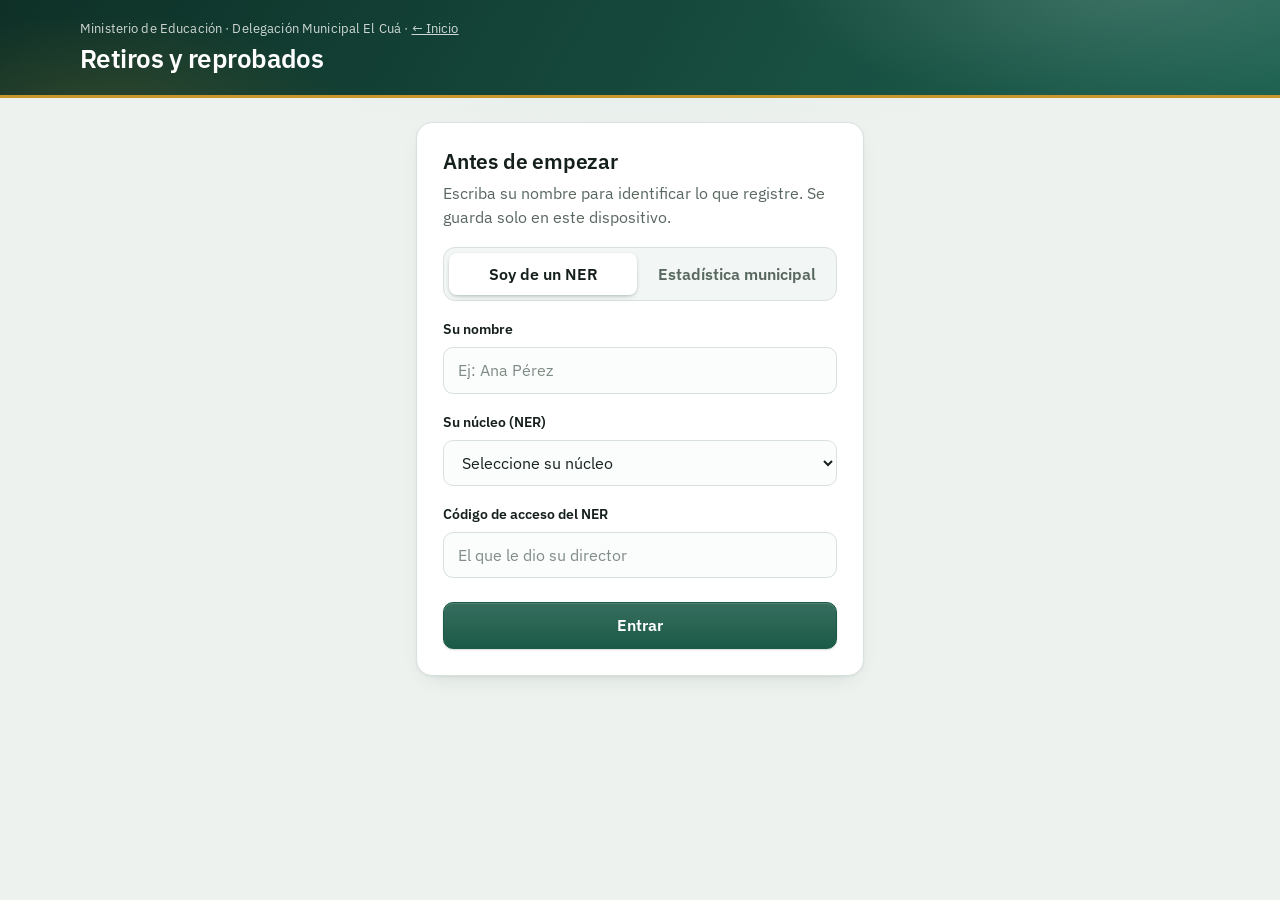
<file: RETIROS_REPROBADOS.html>
<!DOCTYPE html>
<html lang="es">
<head>
<meta charset="UTF-8">
<meta name="viewport" content="width=device-width, initial-scale=1, viewport-fit=cover">
<title>Retiros y reprobados · El Cuá</title>
<link rel="preconnect" href="https://fonts.googleapis.com">
<link rel="preconnect" href="https://fonts.gstatic.com" crossorigin>
<link href="https://fonts.googleapis.com/css2?family=IBM+Plex+Mono:wght@500;600&family=IBM+Plex+Sans:wght@400;500;600;700&display=swap" rel="stylesheet">
<link rel="stylesheet" href="tema.css">
<style>
  /* Los colores, botones, campos y tarjetas vienen de tema.css; aquí solo lo propio de esta página */
  .barra{background:var(--card); border-bottom:1px solid var(--border); box-shadow:0 1px 0 rgba(15,45,36,.03);}
  .barra .wrap{display:flex; align-items:center; justify-content:space-between; gap:10px; padding:8px 16px; flex-wrap:wrap;}
  .barra b{font-weight:600;}
  nav.tabs{background:color-mix(in srgb, var(--card) 88%, transparent); -webkit-backdrop-filter:blur(10px); backdrop-filter:blur(10px); border-bottom:1px solid var(--border); position:sticky; top:0; z-index:6;}
  nav.tabs .wrap{display:flex; gap:4px; padding:8px 12px; overflow-x:auto; scrollbar-width:none;} nav.tabs .wrap::-webkit-scrollbar{display:none;}
  .tab{flex:none; display:inline-flex; align-items:center; gap:8px; background:none; border:1.5px solid transparent; border-radius:999px; padding:8px 14px; min-height:42px;
       font:inherit; font-size:.95rem; font-weight:600; color:var(--muted); cursor:pointer; white-space:nowrap; transition:color .15s ease, background .15s ease, border-color .15s ease;}
  .tab svg{width:20px; height:20px;}
  .tab:hover{color:var(--text); background:var(--head);}
  .tab.on{color:var(--primary); background:var(--primary-soft); border-color:color-mix(in srgb, var(--primary) 28%, transparent);}
  .tab[data-tab="retiro"].on{color:var(--warn); background:var(--warn-bg); border-color:color-mix(in srgb, var(--gold) 45%, transparent);}
  .tab[data-tab="reprobado"].on{color:var(--danger); background:var(--danger-bg); border-color:color-mix(in srgb, var(--danger) 30%, transparent);}
  main{max-width:1120px; margin:0 auto; padding:26px 16px 90px;}
  .acceso{max-width:480px; margin:24px auto; padding:0 16px;}
  .acceso h2, main h2{margin:0 0 6px; font-size:1.3rem; font-weight:600;}
  .sub{margin:0 0 18px; color:var(--muted); font-size:.98rem; max-width:62ch;}
  .modo{display:grid; grid-template-columns:1fr 1fr; gap:6px; background:var(--head); border:1px solid var(--border); border-radius:12px; padding:5px; margin-bottom:18px;}
  .modo button{min-height:42px; border:none; border-radius:8px; background:none; font:inherit; font-weight:600; color:var(--muted); cursor:pointer; transition:all .15s ease;}
  .modo button.on{background:var(--card); color:var(--text); box-shadow:0 1px 3px rgba(15,45,36,.18), 0 4px 10px -6px rgba(15,45,36,.3);}
  .campo{margin-bottom:18px;}
  .dos{display:grid; grid-template-columns:1fr 1fr; gap:16px;}
  @media (max-width:640px){ .dos{grid-template-columns:1fr;} }

  /* Registro: formulario a la izquierda, lo registrado en esta sesión a la derecha */
  .registro{display:grid; grid-template-columns:minmax(0,1.5fr) minmax(0,1fr); gap:20px; align-items:start;}
  @media (max-width:860px){ .registro{grid-template-columns:1fr;} }
  .ficha{border-top:5px solid var(--gold);} .ficha.reprobado{border-top-color:var(--danger);}
  .codigo{font-family:var(--mono); font-size:1.35rem !important; letter-spacing:.06em; min-height:56px !important; text-transform:uppercase;}
  .estudiante{display:none; margin-top:10px; padding:13px 18px; border-radius:12px; background:var(--primary-soft); border:1px solid color-mix(in srgb, var(--primary) 25%, transparent); font-size:1rem;}
  .estudiante b{display:block; font-size:1.08rem;}
  .estudiante small{color:var(--muted); font-size:.92rem;}
  .estudiante.mal{background:var(--danger-bg); border-color:color-mix(in srgb, var(--danger) 30%, transparent); color:var(--danger);}
  .cantidad{display:grid; grid-template-columns:repeat(3,1fr); gap:8px;}
  .cantidad button{min-height:50px; border:1.5px solid var(--border); border-radius:var(--radius-sm); background:var(--card); color:var(--text); font:inherit; font-weight:600; cursor:pointer; transition:all .15s ease;}
  .cantidad button:hover{border-color:var(--primary);}
  .cantidad button.on{background:var(--danger-bg); border-color:var(--danger); color:var(--danger);}
  .materias{display:grid; grid-template-columns:repeat(auto-fill,minmax(160px,1fr)); gap:8px;}
  .chip-m{min-height:48px; display:grid; place-items:center; padding:8px 10px; border:1.5px solid var(--border); border-radius:var(--radius-sm); cursor:pointer; font-size:.95rem; font-weight:500;
          text-align:center; background:var(--card); color:var(--text); user-select:none; transition:all .15s ease;}
  .chip-m:hover{border-color:var(--primary);}
  .chip-m.on{background:var(--danger-bg); color:var(--danger); border-color:var(--danger); font-weight:600;}
  .chip-m.on::before{content:"✓ ";}
  .limite{color:var(--muted); font-size:.9rem; margin-top:8px;}
  .sesion{position:sticky; top:74px;}
  .sesion h3{margin:0 0 4px; font-size:1.05rem;}
  .sesion ul{list-style:none; margin:10px 0 0; padding:0;}
  .sesion li{padding:10px 0; border-top:1px solid var(--line); font-size:.95rem;}
  .sesion li b{display:block;}
  .sesion li span{color:var(--muted); font-size:.9rem;}
  .vacio{color:var(--muted); font-size:.95rem; padding:8px 0;}

  /* Reportes */
  .filtros{display:grid; grid-template-columns:repeat(auto-fit,minmax(190px,1fr)); gap:14px; margin-bottom:14px; align-items:end;}
  .segmento{display:grid; grid-template-columns:1fr 1fr; gap:4px; background:var(--head); border:1px solid var(--border); border-radius:12px; padding:5px;}
  .segmento button{min-height:42px; border:none; border-radius:8px; background:none; font:inherit; font-weight:600; color:var(--muted); cursor:pointer;}
  .segmento button.on{background:var(--card); color:var(--text); box-shadow:0 1px 3px rgba(15,45,36,.18), 0 4px 10px -6px rgba(15,45,36,.3);}
  .check{display:flex; align-items:center; gap:8px; font-weight:500; color:var(--muted); margin:0; min-height:var(--toque);}
  .check input{width:20px; height:20px; min-height:0; accent-color:var(--primary);}
  .acciones{display:flex; gap:10px; flex-wrap:wrap; margin:6px 0 4px;}
  .nota{margin:8px 0 0; color:var(--muted); font-size:.92rem;}
  .resultados{margin-top:18px;}
  .grupo-nucleo{margin:24px 0 10px; font-size:1.02rem; font-weight:600;}
  .grupo-nucleo small{color:var(--muted); font-weight:500; margin-left:8px; font-size:.9rem;}
  .tabla-wrap{overflow-x:auto; border:1px solid var(--border); border-radius:12px; box-shadow:var(--sombra);}
  .tabla-reporte{width:100%; border-collapse:collapse; font-size:.92rem;}
  .tabla-reporte th{background:var(--head); color:var(--muted); padding:12px 12px; text-align:left; font-weight:600; font-size:.85rem; border-bottom:1px solid var(--border); white-space:nowrap;}
  .tabla-reporte td{padding:12px; border-bottom:1px solid var(--line); vertical-align:top;}
  .tabla-reporte tbody tr:last-child td{border-bottom:none;}
  .tabla-reporte tbody tr:hover td{background:var(--primary-soft);}
  .sello{display:inline-block; font-weight:600; padding:3px 12px; border-radius:999px; background:var(--primary-soft); color:var(--primary); font-size:.9rem;}
  .d-retiro{color:var(--warn); font-weight:600;} .d-reprobado{color:var(--danger); font-weight:600;}
  .vacio-grande{text-align:center; color:var(--muted); padding:34px 10px;}
  @media (max-width:640px){
    .tabla-wrap{border:none;}
    .tabla-reporte thead{position:absolute; left:-9999px; top:-9999px;}
    .tabla-reporte, .tabla-reporte tbody, .tabla-reporte tr, .tabla-reporte td{display:block; width:auto;}
    .tabla-reporte tr{border:1px solid var(--border); border-radius:var(--radius-sm); padding:10px 14px; margin-bottom:10px; background:var(--card);}
    .tabla-reporte td{display:flex; justify-content:space-between; gap:12px; border:none; padding:5px 0; text-align:right;}
    .tabla-reporte td::before{content:attr(data-label); font-weight:600; color:var(--muted); font-size:.85rem; text-align:left;}
  }

  /* Estadísticas */
  .totales{display:grid; grid-template-columns:1fr 1fr; gap:12px; margin-bottom:22px;}
  .total{position:relative; overflow:hidden; background:var(--card); border:1px solid var(--border); border-radius:14px; padding:18px 20px; box-shadow:var(--sombra);}
  .total::before{content:""; position:absolute; left:0; right:0; top:0; height:4px; background:var(--primary);}
  .total.retiro::before{background:var(--gold);} .total.reprobado::before{background:var(--danger);}
  .total b{display:block; font-family:var(--mono); font-size:2.1rem; font-weight:600; line-height:1.1;}
  .total.retiro b{color:var(--warn);} .total.reprobado b{color:var(--danger);}
  .total span{color:var(--muted);}
  .leyenda{display:flex; gap:18px; color:var(--muted); font-size:.92rem; margin-bottom:10px;}
  .leyenda i{display:inline-block; width:10px; height:10px; border-radius:50%; margin-right:6px;}
  .fila-nucleo{padding:12px 0; border-bottom:1px solid var(--line);}
  .fila-nucleo b{display:block; font-size:.95rem; font-weight:600; margin-bottom:6px;}
  .barras{display:flex; flex-direction:column; gap:5px;}
  .barra-track{position:relative; background:var(--line); border-radius:8px; height:24px; overflow:hidden;}
  .barra-fill{height:100%; border-radius:8px; transition:width .5s ease; min-width:3px;}
  .barra-valor{position:absolute; right:10px; top:50%; transform:translateY(-50%); font-family:var(--mono); font-size:.8rem; font-weight:600;}

  /* Aviso flotante */
  .toast{position:fixed; top:16px; left:50%; transform:translateX(-50%) translateY(-20px); background:var(--primary); color:var(--on-primary); padding:13px 22px; border-radius:var(--radius-sm);
         font-weight:500; box-shadow:0 14px 34px -10px rgba(0,0,0,.45); opacity:0; pointer-events:none; transition:all .25s ease; z-index:999; max-width:92vw;}
  .toast.mostrar{opacity:1; transform:translateX(-50%) translateY(0);}
  .toast.error{background:var(--danger); color:#fff;}
  @media (max-width:640px){
    main{padding:14px 10px 70px;}
    .acceso{margin:12px auto; padding:0 10px;}
    .barra .wrap{padding:6px 12px;}
    nav.tabs .wrap{padding:6px 8px;}
    .tab{padding:6px 12px; min-height:40px; font-size:.88rem; gap:6px;} .tab svg{width:18px; height:18px;}
    .sub{font-size:.9rem; margin-bottom:12px;}
    .acceso h2, main h2{font-size:1.15rem;}
    .campo{margin-bottom:12px;}
    .modo, .segmento{margin-bottom:12px;}
    .modo button, .segmento button{min-height:38px; font-size:.92rem;}
    .codigo{font-size:1.15rem !important; min-height:50px !important;}
    .cantidad button{min-height:44px;}
    .materias{grid-template-columns:1fr 1fr; gap:6px;}
    .chip-m{min-height:42px; font-size:.88rem; padding:6px 8px;}
    .filtros{gap:10px;}
    .acciones{gap:8px;} .acciones .btn{flex:1 1 calc(50% - 8px); padding:8px 10px; font-size:.9rem;}
    .totales{gap:8px; margin-bottom:16px;} .total{padding:12px 14px;} .total b{font-size:1.6rem;}
    .sesion{position:static;}
    .tabla-reporte tr{padding:8px 12px; margin-bottom:8px;}
  }
</style>
</head>
<body>
<div id="toast" class="toast" role="status" aria-live="polite"></div>

<header class="banda">
  <div class="wrap">
    <div>
      <small>Ministerio de Educación · Delegación Municipal El Cuá · <a href="index.html">← Inicio</a></small>
      <h1>Retiros y reprobados</h1>
    </div>
    <div class="corte" id="corteBadge" hidden></div>
  </div>
</header>

<!-- ======== ENTRAR ======== -->
<section id="acceso" class="acceso" hidden>
  <div class="card">
    <h2>Antes de empezar</h2>
    <p class="sub">Escriba su nombre para identificar lo que registre. Se guarda solo en este dispositivo.</p>
    <div class="modo" role="tablist">
      <button class="on" id="modoNer" type="button">Soy de un NER</button>
      <button id="modoEst" type="button">Estadística municipal</button>
    </div>
    <div class="campo"><label for="nombreUsuario">Su nombre</label><input type="text" id="nombreUsuario" placeholder="Ej: Ana Pérez" autocomplete="name"></div>
    <div id="camposNer">
      <div class="campo"><label for="nucleoUsuario">Su núcleo (NER)</label><select id="nucleoUsuario"><option value="">Seleccione su núcleo</option></select></div>
      <div class="campo"><label for="codigoUsuario">Código de acceso del NER</label><input type="password" id="codigoUsuario" placeholder="El que le dio su director" autocomplete="off"></div>
    </div>
    <div id="camposEst" hidden>
      <div class="campo"><label for="usuarioEst">Usuario</label><input type="text" id="usuarioEst" autocomplete="username" autocapitalize="none"></div>
      <div class="campo"><label for="claveEst">Clave</label><input type="password" id="claveEst" autocomplete="current-password"></div>
    </div>
    <button class="btn-enviar" id="btnEntrar" type="button">Entrar</button>
  </div>
</section>

<!-- ======== APLICACIÓN ======== -->
<div id="app" hidden>
  <div class="barra"><div class="wrap"><span id="quien"></span><button class="btn sec sm" id="btnSalir" type="button">Cambiar usuario</button></div></div>
  <nav class="tabs" aria-label="Secciones">
    <div class="wrap">
      <button class="tab on" data-tab="retiro" type="button"><svg viewBox="0 0 24 24" fill="none" stroke="currentColor" stroke-width="1.8" stroke-linecap="round" stroke-linejoin="round" aria-hidden="true"><path d="M9 21H5a2 2 0 0 1-2-2V5a2 2 0 0 1 2-2h4"/><path d="M16 17l5-5-5-5"/><path d="M21 12H9"/></svg>Registrar retiro</button>
      <button class="tab" data-tab="reprobado" type="button"><svg viewBox="0 0 24 24" fill="none" stroke="currentColor" stroke-width="1.8" stroke-linecap="round" stroke-linejoin="round" aria-hidden="true"><rect x="5" y="3" width="14" height="18" rx="2"/><path d="M9 9l6 6M15 9l-6 6"/></svg>Registrar reprobado</button>
      <button class="tab" data-tab="reportes" type="button"><svg viewBox="0 0 24 24" fill="none" stroke="currentColor" stroke-width="1.8" stroke-linecap="round" stroke-linejoin="round" aria-hidden="true"><path d="M6 9V3h12v6"/><rect x="3" y="9" width="18" height="9" rx="2"/><path d="M7 14h10v7H7z"/></svg>Reportes e impresión</button>
      <button class="tab" data-tab="estadisticas" type="button"><svg viewBox="0 0 24 24" fill="none" stroke="currentColor" stroke-width="1.8" stroke-linecap="round" stroke-linejoin="round" aria-hidden="true"><path d="M4 20V10M10 20V4M16 20v-7M22 20H2"/></svg>Estadísticas</button>
    </div>
  </nav>

  <main>
    <!-- Retiro -->
    <section id="tab-retiro">
      <div class="registro">
        <div class="card ficha">
          <h2>Registrar un retiro</h2>
          <p class="sub">Escriba el código de persona del estudiante que dejó de asistir. Aparecerán sus datos para confirmar que es la persona correcta.</p>
          <div class="campo">
            <label for="codRetiro">Código de persona</label>
            <input type="text" id="codRetiro" class="codigo" autocomplete="off" autocapitalize="characters" spellcheck="false" placeholder="Ej: 70D33CA8">
            <div class="estudiante" id="infoRetiro" aria-live="polite"></div>
          </div>
          <div class="dos">
            <div class="campo"><label for="causaRetiro">Causa del retiro</label><select id="causaRetiro"><option value="">Seleccione la causa</option></select></div>
            <div class="campo"><label for="fechaRetiro">Fecha del retiro</label><input type="date" id="fechaRetiro"></div>
          </div>
          <button class="btn-enviar" id="btnRetiro" type="button" disabled>Guardar retiro</button>
        </div>
        <aside class="card sesion"><h3>Registrados ahora</h3><p class="vacio" id="vacioRetiro">Los retiros que guarde en esta sesión aparecerán aquí.</p><ul id="listaRetiro"></ul></aside>
      </div>
    </section>

    <!-- Reprobado -->
    <section id="tab-reprobado" hidden>
      <div class="registro">
        <div class="card ficha reprobado">
          <h2>Registrar un reprobado</h2>
          <p class="sub">Escriba el código de persona, indique en cuántas asignaturas reprobó y marque cuáles son.</p>
          <div class="campo">
            <label for="codReprobado">Código de persona</label>
            <input type="text" id="codReprobado" class="codigo" autocomplete="off" autocapitalize="characters" spellcheck="false" placeholder="Ej: 70D33CA8">
            <div class="estudiante" id="infoReprobado" aria-live="polite"></div>
          </div>
          <div class="campo"><label id="lblCant">¿En cuántas asignaturas reprobó?</label>
            <div class="cantidad" id="cantidad" role="group" aria-labelledby="lblCant">
              <button type="button" data-v="1">1</button><button type="button" data-v="2">2</button><button type="button" data-v="3 o más">3 o más</button>
            </div>
          </div>
          <div class="campo"><label>Asignaturas reprobadas</label><div class="materias" id="materias"></div><div class="limite" id="limiteMaterias">Primero elija la cantidad.</div></div>
          <button class="btn-enviar" id="btnReprobado" type="button" disabled>Guardar reprobado</button>
        </div>
        <aside class="card sesion"><h3>Registrados ahora</h3><p class="vacio" id="vacioReprobado">Los reprobados que guarde en esta sesión aparecerán aquí.</p><ul id="listaReprobado"></ul></aside>
      </div>
    </section>

    <!-- Reportes -->
    <section id="tab-reportes" hidden>
      <div class="card">
        <h2>Reportes e impresión</h2>
        <p class="sub">Aquí salen juntos los retiros y reprobados de las escuelas que digitan notas y de las que los registran en físico. El PDF sale en el formato oficial, listo para imprimir.</p>
        <div class="filtros">
          <div><label>Tipo de reporte</label><div class="segmento"><button type="button" class="on" data-tipo="Retiros">Retiros</button><button type="button" data-tipo="Reprobados">Reprobados</button></div></div>
          <div><label for="filtroNucleo">NER</label><select id="filtroNucleo"></select></div>
          <div><label for="filtroCorte">Corte</label><select id="filtroCorte"><option value="">Corte actual</option><option value="I">I Corte</option><option value="II">II Corte</option><option value="III">III Corte</option><option value="IV">IV Corte</option></select></div>
          <div><label for="filtroAnio">Año</label><select id="filtroAnio"><option value="">Año actual</option><option value="2026">2026</option><option value="2027">2027</option><option value="2028">2028</option></select></div>
        </div>
        <label class="check"><input type="checkbox" id="filtroSoloMios"> Ver solo lo que yo registré</label>
        <label class="check"><input type="checkbox" id="chkImprimir"> Enviar a imprimir al descargar</label>
        <div class="acciones">
          <button class="btn" id="btnPdf" type="button">Descargar PDF para imprimir</button>
          <button class="btn sec" id="btnBuscar" type="button">Ver en pantalla</button>
        </div>
        <p class="nota" id="notaPdf">El PDF lleva una hoja por NER, tamaño oficio (legal) horizontal, con el espacio para la firma y sello del director.</p>
        <details class="nota" style="margin-top:10px"><summary>¿Quiere que salga directo a la impresora, sin la ventana de impresión?</summary><p style="margin:8px 0 0">Por seguridad, el navegador siempre muestra la ventana de impresión (basta con presionar Enter). Para que imprima solo en la impresora predeterminada de esta computadora: clic derecho en el acceso directo de Chrome, Brave o Edge → Propiedades → en «Destino» escriba un espacio y <b>--kiosk-printing</b> al final → Aceptar. Cierre el navegador por completo y ábralo con ese acceso directo.</p></details>
        <div class="resultados" id="resultados"></div>
      </div>
    </section>

    <!-- Estadísticas -->
    <section id="tab-estadisticas" hidden>
      <div class="card">
        <h2>Estadísticas por NER</h2>
        <p class="sub">Se actualiza sola cada 15 segundos.</p>
        <div class="totales"><div class="total retiro"><b id="totalRetiros">0</b><span>Retiros</span></div><div class="total reprobado"><b id="totalReprobados">0</b><span>Reprobados</span></div></div>
        <div class="leyenda"><span><i style="background:var(--gold)"></i>Retiros</span><span><i style="background:var(--danger)"></i>Reprobados</span></div>
        <div id="grafico"></div>
      </div>
    </section>
  </main>
</div>

<script src="reporte_pdf.js"></script>
<script>
const API_URL = 'https://yujtvrmgppjbzafckqml.supabase.co/functions/v1/api';
const $ = id => document.getElementById(id);
const esc = s => String(s == null ? '' : s).replace(/[&<>"']/g, c => ({'&':'&amp;','<':'&lt;','>':'&gt;','"':'&quot;',"'":'&#39;'}[c]));
const NUCLEOS = ['14 DE SEPTIEMBRE','15 DE SEPTIEMBRE','ANDRES CASTRO #1','CAMILO ZAPATA','CARLOS VALDIVIA','CLEOTILDE GUILLEN','EL DESTINO','ESTRELLA DE BELEN','ESTRELLITA DE ORIENTE','GEORGINO ANDRADE','JOSE ADAN VASQUEZ','LAS PROFESIAS','LUIS ALBERTO CABRALES','LUIS ALFONSO HERNANDEZ','LUIS ALFONSO VELASQUEZ FLORES','MANOLO CUADRA','NUEVA ALIANZA','PEDRO LUMBI','PEÑAS BLANCAS','RICARDO MORALES AVILES','ROGER ARTETA','ROSA MONTOYA FLORES','RUBEN DARIO','SALOMON DE LA SELVA','SALOMON IBARRA MAYORGA','SENDERO DE LUZ'];
const MATERIAS = ['Lengua y Literatura','Matemática','Inglés','Ciencias Naturales','Ciencias Sociales','Química','Física','Biología','Geografía','Economía','Filosofía','Vocación Productiva'];

async function api(action, payload){
  let res;
  try{ res = await fetch(API_URL, {method:'POST', headers:{'Content-Type':'text/plain;charset=utf-8'}, body:JSON.stringify(Object.assign({action}, payload || {}))}); }
  catch(e){ throw new Error('Sin conexión a internet o el servidor no responde.'); }
  const data = await res.json();
  if (data && data.error) throw new Error(data.error);
  return data;
}
const LS = {
  get(k){ try{ return localStorage.getItem(k) || ''; }catch(e){ return ''; } },
  set(k, v){ try{ localStorage.setItem(k, v); }catch(e){} },
  del(k){ try{ localStorage.removeItem(k); }catch(e){} }
};
let toastT;
function aviso(msg, error){
  const t = $('toast'); t.textContent = msg; t.classList.toggle('error', !!error); t.classList.add('mostrar');
  clearTimeout(toastT); toastT = setTimeout(() => t.classList.remove('mostrar'), 3400);
}

/* ============ Acceso ============ */
const nombreUsuario = () => LS.get('eec_usuarioNombre');
const esEst = () => LS.get('eec_modo') === 'est';
const cred = () => esEst() ? {usuario:LS.get('eec_usuario'), clave:LS.get('eec_clave'), docente:nombreUsuario()}
                           : {nucleo:LS.get('eec_usuarioNucleo'), codigo:LS.get('eec_usuarioCodigo'), docente:nombreUsuario()};
const haySesion = () => nombreUsuario() && (esEst() ? LS.get('eec_usuario') && LS.get('eec_clave') : LS.get('eec_usuarioNucleo') && LS.get('eec_usuarioCodigo'));

let modoEst = false;
function ponerModo(est){
  modoEst = est;
  $('modoNer').classList.toggle('on', !est); $('modoEst').classList.toggle('on', est);
  $('camposNer').hidden = est; $('camposEst').hidden = !est;
}
$('modoNer').addEventListener('click', () => ponerModo(false));
$('modoEst').addEventListener('click', () => ponerModo(true));

async function entrarClick(){
  const nombre = $('nombreUsuario').value.trim(), b = $('btnEntrar');
  try{
    if (modoEst){
      const usuario = $('usuarioEst').value.trim(), clave = $('claveEst').value.trim();
      if (!usuario || !clave) throw new Error('Escriba su usuario y su clave.');
      b.disabled = true; b.textContent = 'Verificando…';
      const r = await api('login', {usuario, clave});
      if (!r.ok) throw new Error('Usuario o clave incorrectos.');
      LS.set('eec_modo', 'est'); LS.set('eec_usuario', usuario); LS.set('eec_clave', clave); LS.set('eec_usuarioNombre', nombre || r.nombre || usuario);
    }else{
      const nucleo = $('nucleoUsuario').value, codigo = $('codigoUsuario').value.trim();
      if (!nombre) throw new Error('Escriba su nombre.');
      if (!nucleo || !codigo) throw new Error('Elija su núcleo y escriba el código de acceso.');
      b.disabled = true; b.textContent = 'Verificando…';
      const r = await api('acceso', {nucleo, codigo});
      if (!r.ok) throw new Error('El código de acceso no es el de ese núcleo.');
      LS.set('eec_modo', 'ner'); LS.set('eec_usuarioNombre', nombre); LS.set('eec_usuarioNucleo', nucleo); LS.set('eec_usuarioCodigo', codigo);
    }
    iniciarApp();
  }catch(e){ aviso(e.message, true); }
  finally{ b.disabled = false; b.textContent = 'Entrar'; }
}
$('btnEntrar').addEventListener('click', entrarClick);
['nombreUsuario', 'codigoUsuario', 'claveEst'].forEach(i => $(i).addEventListener('keydown', e => { if (e.key === 'Enter') entrarClick(); }));
$('btnSalir').addEventListener('click', () => {
  ['eec_usuarioNombre','eec_usuarioNucleo','eec_usuarioCodigo','eec_modo','eec_usuario','eec_clave'].forEach(k => LS.del(k)); location.reload();
});

/* ============ Aplicación ============ */
let periodo = {corte:'', anio:''};
async function iniciarApp(){
  $('acceso').hidden = true; $('app').hidden = false;
  $('quien').innerHTML = `<b>${esc(nombreUsuario())}</b> · ${esEst() ? 'Estadística municipal' : esc(LS.get('eec_usuarioNucleo'))}`;
  if (!esEst()){ $('filtroNucleo').value = LS.get('eec_usuarioNucleo'); $('filtroNucleo').disabled = true; }
  try{
    const d = await api('init');
    periodo = {corte:d.corte, anio:d.anio};
    $('corteBadge').textContent = `${d.corte} Corte · ${d.anio}`; $('corteBadge').hidden = false;
    $('causaRetiro').innerHTML = '<option value="">Seleccione la causa</option>' + (d.causas || []).map(c => `<option>${esc(c)}</option>`).join('');
    $('fechaRetiro').min = d.anio + '-01-01'; $('fechaRetiro').max = hoyISO();
  }catch(e){ aviso(e.message, true); }
  setTimeout(() => $('codRetiro').focus(), 100);
}
const hoyISO = () => { const d = new Date(); return d.getFullYear() + '-' + String(d.getMonth() + 1).padStart(2, '0') + '-' + String(d.getDate()).padStart(2, '0'); };

function iniciar(){
  const opciones = NUCLEOS.map(n => `<option value="${esc(n)}">${esc(n)}</option>`).join('');
  $('nucleoUsuario').insertAdjacentHTML('beforeend', opciones);
  $('filtroNucleo').innerHTML = '<option value="">Todos los NER</option>' + opciones;
  $('materias').innerHTML = MATERIAS.map(m => `<div class="chip-m" role="button" tabindex="0" data-m="${esc(m)}">${esc(m)}</div>`).join('');
  $('nombreUsuario').value = nombreUsuario();
  if (haySesion()) iniciarApp(); else $('acceso').hidden = false;
}

/* ---- pestañas ---- */
let intervalo = null;
document.querySelectorAll('.tab').forEach(b => b.addEventListener('click', () => {
  const t = b.dataset.tab;
  document.querySelectorAll('.tab').forEach(x => x.classList.toggle('on', x === b));
  ['retiro', 'reprobado', 'reportes', 'estadisticas'].forEach(s => $('tab-' + s).hidden = s !== t);
  clearInterval(intervalo); intervalo = null;
  if (t === 'estadisticas'){ cargarEstadisticas(); intervalo = setInterval(cargarEstadisticas, 15000); }
  if (t === 'retiro') $('codRetiro').focus(); if (t === 'reprobado') $('codReprobado').focus();
}));

/* ---- búsqueda del estudiante por código (el servidor lo busca en la matrícula del corte actual) ---- */
const hallado = {Retiro:null, Reprobado:null}, ultimo = {Retiro:'', Reprobado:''};
let esperaV;
function validar(tipo, retardo){ clearTimeout(esperaV); esperaV = setTimeout(() => _validar(tipo), retardo == null ? 350 : retardo); }
async function _validar(tipo){
  const cod = $('cod' + tipo).value.trim().toUpperCase(), info = $('info' + tipo), btn = $('btn' + tipo);
  if (cod !== ultimo[tipo]){
    ultimo[tipo] = cod; hallado[tipo] = null; btn.disabled = true;
    if (cod.length < 4){ info.style.display = 'none'; return; }
    info.className = 'estudiante'; info.style.display = 'block'; info.textContent = 'Buscando…';
    try{
      const r = await api('fBuscar', Object.assign({cp:cod}, cred()));
      if (ultimo[tipo] !== cod) return;
      hallado[tipo] = r.encontrado ? r : {noExiste:true};
    }catch(e){ if (ultimo[tipo] !== cod) return; hallado[tipo] = {error:e.message}; }
  }
  const r = hallado[tipo]; if (!r) return;
  btn.disabled = true; info.style.display = 'block';
  if (r.error || r.noExiste){
    info.className = 'estudiante mal';
    info.textContent = r.error || 'Ese código no está en la matrícula del corte actual. Revise que esté bien escrito.';
    return;
  }
  const yaTiene = tipo === 'Retiro' ? r.yaRetiro : r.yaReprobado;
  info.className = 'estudiante' + (yaTiene ? ' mal' : '');
  info.innerHTML = `<b>${esc(r.nombre)}</b><small>${esc(r.escuela)} · ${esc(r.grupo)}</small>` +
    (yaTiene ? `<br>Este código ya tiene un ${tipo === 'Retiro' ? 'retiro' : 'reprobado'} registrado en este corte: no se puede repetir.` : '');
  if (yaTiene) return;
  btn.disabled = tipo === 'Retiro' ? !($('causaRetiro').value && $('fechaRetiro').value) : !(cantidad && seleccionadas.length);
}
$('codRetiro').addEventListener('input', () => validar('Retiro'));
$('codReprobado').addEventListener('input', () => validar('Reprobado'));
$('causaRetiro').addEventListener('change', () => validar('Retiro', 0));
$('fechaRetiro').addEventListener('change', () => validar('Retiro', 0));

/* ---- reprobado: cantidad y asignaturas ---- */
let cantidad = '', seleccionadas = [];
const maximo = () => cantidad === '3 o más' ? MATERIAS.length : Number(cantidad || 0);
function pintarLimite(){
  $('limiteMaterias').textContent = !cantidad ? 'Primero elija la cantidad.' : `Marque ${cantidad === '3 o más' ? 'al menos 3' : cantidad === '1' ? 'la asignatura' : 'las 2 asignaturas'} (${seleccionadas.length} marcada${seleccionadas.length === 1 ? '' : 's'}).`;
}
$('cantidad').addEventListener('click', e => {
  const b = e.target.closest('button'); if (!b) return;
  cantidad = b.dataset.v; seleccionadas = [];
  document.querySelectorAll('#cantidad button').forEach(x => x.classList.toggle('on', x === b));
  document.querySelectorAll('.chip-m').forEach(c => c.classList.remove('on'));
  pintarLimite(); validar('Reprobado', 0);
});
function alternarMateria(c){
  if (!cantidad){ aviso('Primero elija en cuántas asignaturas reprobó.', true); return; }
  const m = c.dataset.m;
  if (seleccionadas.includes(m)){ seleccionadas = seleccionadas.filter(x => x !== m); c.classList.remove('on'); }
  else if (seleccionadas.length < maximo()){ seleccionadas.push(m); c.classList.add('on'); }
  else aviso(`Solo puede marcar ${maximo()} asignatura${maximo() === 1 ? '' : 's'}.`, true);
  pintarLimite(); validar('Reprobado', 0);
}
$('materias').addEventListener('click', e => { const c = e.target.closest('.chip-m'); if (c) alternarMateria(c); });
$('materias').addEventListener('keydown', e => { if ((e.key === 'Enter' || e.key === ' ') && e.target.classList.contains('chip-m')){ e.preventDefault(); alternarMateria(e.target); } });

/* ---- guardar ---- */
const sesion = {Retiro:[], Reprobado:[]};
function pintarSesion(tipo){
  const l = sesion[tipo];
  $('vacio' + tipo).hidden = l.length > 0;
  $('lista' + tipo).innerHTML = l.slice().reverse().slice(0, 12).map(x => `<li><b>${esc(x.nombre)}</b><span>${esc(x.cp)} · ${esc(x.detalle)} · ${esc(x.hora)}</span></li>`).join('');
}
async function guardar(tipo){
  const btn = $('btn' + tipo), cp = $('cod' + tipo).value.trim().toUpperCase(), h = hallado[tipo];
  const texto = btn.textContent; btn.disabled = true; btn.textContent = 'Guardando…';
  const payload = Object.assign({tipo, cp}, cred());
  if (tipo === 'Retiro'){ payload.causa = $('causaRetiro').value; payload.fecha = $('fechaRetiro').value; }
  else { payload.cant = cantidad; payload.materias = seleccionadas.join(', '); }
  try{
    await api('fRegistrar', payload);
    sesion[tipo].push({nombre:h.nombre, cp, detalle:tipo === 'Retiro' ? payload.causa : seleccionadas.join(', '), hora:new Date().toLocaleTimeString('es-NI', {hour:'2-digit', minute:'2-digit'})});
    pintarSesion(tipo);
    aviso(`${tipo === 'Retiro' ? 'Retiro' : 'Reprobado'} guardado: ${h.nombre}`);
    // listo para el siguiente estudiante (la fecha se conserva)
    $('cod' + tipo).value = ''; ultimo[tipo] = ''; hallado[tipo] = null; $('info' + tipo).style.display = 'none';
    if (tipo === 'Retiro') $('causaRetiro').value = '';
    else { cantidad = ''; seleccionadas = []; document.querySelectorAll('#cantidad button, .chip-m').forEach(x => x.classList.remove('on')); pintarLimite(); }
    $('cod' + tipo).focus();
  }catch(e){ aviso(e.message, true); btn.disabled = false; }
  finally{ btn.textContent = texto; }
}
$('btnRetiro').addEventListener('click', () => guardar('Retiro'));
$('btnReprobado').addEventListener('click', () => guardar('Reprobado'));

/* ============ Reportes ============ */
let tipoReporte = 'Retiros';
document.querySelectorAll('.segmento button').forEach(b => b.addEventListener('click', () => {
  tipoReporte = b.dataset.tipo; document.querySelectorAll('.segmento button').forEach(x => x.classList.toggle('on', x === b)); $('resultados').innerHTML = '';
}));
function filtros(){
  const p = {tipo:tipoReporte};
  if ($('filtroCorte').value) p.corte = $('filtroCorte').value;
  if ($('filtroAnio').value) p.anio = $('filtroAnio').value;
  if (esEst()) p.nucleo = $('filtroNucleo').value;   // un NER ya va limitado a su núcleo por su código
  return p;
}
async function verEnPantalla(){
  const cont = $('resultados'); cont.innerHTML = '<p class="vacio-grande">Buscando registros…</p>';
  try{
    const r = await api('fReporte', Object.assign(cred(), filtros(), {soloMios:$('filtroSoloMios').checked}));
    if (!r.lista.length){ cont.innerHTML = '<p class="vacio-grande">No hay registros con estos filtros.</p>'; return; }
    const ret = tipoReporte === 'Retiros', por = new Map();
    r.lista.forEach(x => { const k = x.nucleo || 'Sin NER'; if (!por.has(k)) por.set(k, []); por.get(k).push(x); });
    cont.innerHTML = Array.from(por, ([n, f]) => `
      <h3 class="grupo-nucleo"><span class="sello">${esc(n)}</span><small>${f.length} registro${f.length === 1 ? '' : 's'}</small></h3>
      <div class="tabla-wrap"><table class="tabla-reporte"><thead><tr><th>Escuela</th><th>Código</th><th>Nombre</th><th>${ret ? 'Fecha' : 'Cant.'}</th><th>${ret ? 'Causa' : 'Asignaturas'}</th><th>Registró</th><th>Origen</th></tr></thead><tbody>` +
      f.map(x => `<tr><td data-label="Escuela">${esc(x.escuela)}</td><td data-label="Código">${esc(x.cp)}</td><td data-label="Nombre">${esc(x.nombre)}</td>
        <td data-label="${ret ? 'Fecha' : 'Cantidad'}">${esc(ret ? x.fecha : x.cant)}</td><td data-label="${ret ? 'Causa' : 'Asignaturas'}" class="${ret ? 'd-retiro' : 'd-reprobado'}">${esc(x.detalle || '-')}</td>
        <td data-label="Registró">${esc(x.registradoPor || '-')}</td><td data-label="Origen">${x.origen === 'FISICO' ? 'Físico' : 'Digital'}</td></tr>`).join('') + '</tbody></table></div>').join('');
  }catch(e){ cont.innerHTML = `<p class="vacio-grande">${esc(e.message)}</p>`; }
}
$('btnBuscar').addEventListener('click', verEnPantalla);

/* ---- PDF en el formato oficial (hoja de cálculo "Formato de Retiros" / "Formato de Reprobados") ---- */
$('btnPdf').addEventListener('click', async () => {
  const b = $('btnPdf'), texto = b.textContent, imprimir = $('chkImprimir').checked;
  b.disabled = true; b.textContent = 'Preparando el PDF…';
  try{
    const r = await api('fImprimir', Object.assign(cred(), filtros()));
    if (!r.filas.length){ aviso('No hay registros para imprimir con estos filtros.', true); return; }
    LS.set('eec_imprimir', imprimir);
    const quien = $('filtroNucleo').value || (esEst() ? 'todos los NER' : LS.get('eec_usuarioNucleo'));
    await ReportePDF.generar({tipo:tipoReporte, r, quien, imprimir});
    aviso(imprimir ? 'PDF descargado y enviado a imprimir. Elija la impresora en la ventana que se abre.' : 'PDF descargado. Está listo para imprimir en hoja oficio horizontal.');
  }catch(e){ aviso(e.message, true); }
  finally{ b.disabled = false; b.textContent = texto; }
});
$('chkImprimir').checked = LS.get('eec_imprimir') !== false;

/* ============ Estadísticas ============ */
async function cargarEstadisticas(){
  try{
    const d = await api('fEstadisticas', cred());
    const ret = d.retiros || {}, rep = d.reprobados || {};
    $('totalRetiros').textContent = Object.values(ret).reduce((a, b) => a + b, 0).toLocaleString('es-NI');
    $('totalReprobados').textContent = Object.values(rep).reduce((a, b) => a + b, 0).toLocaleString('es-NI');
    const ner = [...new Set([...Object.keys(ret), ...Object.keys(rep)])].sort((a, b) => ((rep[b] || 0) + (ret[b] || 0)) - ((rep[a] || 0) + (ret[a] || 0)));
    if (!ner.length){ $('grafico').innerHTML = '<p class="vacio-grande">Todavía no hay registros en este corte.</p>'; return; }
    const max = Math.max(1, ...ner.map(n => Math.max(ret[n] || 0, rep[n] || 0)));
    $('grafico').innerHTML = ner.map(n => `<div class="fila-nucleo"><b>${esc(n)}</b><div class="barras">
      <div class="barra-track"><div class="barra-fill" style="width:${((ret[n] || 0) / max * 100).toFixed(1)}%;background:var(--gold)"></div><span class="barra-valor">${ret[n] || 0}</span></div>
      <div class="barra-track"><div class="barra-fill" style="width:${((rep[n] || 0) / max * 100).toFixed(1)}%;background:var(--danger)"></div><span class="barra-valor">${rep[n] || 0}</span></div></div></div>`).join('');
  }catch(e){ $('grafico').innerHTML = `<p class="vacio-grande">${esc(e.message)}</p>`; }
}

iniciar();
</script>
</body>
</html>
</file>
<file: tema.css>
/* Tema compartido: Registro de Notas, Retiros y Reprobados, y la página de entrada.
   Los colores viven aquí; si se cambia una variable, cambian las tres páginas.
   Modo oscuro: automático según el celular o la computadora. */
:root{
  --bg:#edf2ef; --card:#ffffff; --border:#d8e1dc; --line:#e7edea; --text:#15201c; --muted:#58675f; --campo:#fbfdfc;
  --primary:#1b5a48; --primary-dark:#123f33; --on-primary:#ffffff; --primary-soft:#e2efe9;
  --head:#f2f6f4; --zebra:#f9fbfa;
  --ok:#17683f; --ok-bg:#e1f3e9; --danger:#b03a26; --danger-bg:#fcebe7; --warn:#845400; --warn-bg:#fcf1d6; --gold:#c8962b;
  --banda-a:#0e3027; --banda-b:#1d6150;
  --radius:16px; --radius-sm:10px; --toque:46px;
  --sombra:0 1px 2px rgba(15,45,36,.06), 0 8px 24px -12px rgba(15,45,36,.18);
  --sombra-lg:0 2px 4px rgba(15,45,36,.06), 0 18px 40px -16px rgba(15,45,36,.28);
  --fuente:"IBM Plex Sans","Segoe UI",Roboto,"Helvetica Neue",Arial,sans-serif;
  --mono:"IBM Plex Mono",ui-monospace,Consolas,monospace;
}
@media (prefers-color-scheme: dark){
  :root:not([data-theme="light"]){
    --bg:#0b1310; --card:#141f1a; --border:#283832; --line:#1e2b25; --text:#e8efeb; --muted:#9aaaa3; --campo:#101a16;
    --primary:#7fcdb0; --primary-dark:#a4dfc9; --on-primary:#0b1310; --primary-soft:#183027; --head:#18251f; --zebra:#121c17;
    --ok:#6fcf9b; --ok-bg:#14291f; --danger:#f2917f; --danger-bg:#3a201b; --warn:#e8c068; --warn-bg:#34291a; --gold:#d9a93f;
    --banda-a:#0a1e18; --banda-b:#154035;
    --sombra:0 1px 2px rgba(0,0,0,.4), 0 8px 24px -12px rgba(0,0,0,.6);
    --sombra-lg:0 2px 4px rgba(0,0,0,.4), 0 18px 40px -16px rgba(0,0,0,.7);
  }
}
:root[data-theme="dark"]{
  --bg:#0b1310; --card:#141f1a; --border:#283832; --line:#1e2b25; --text:#e8efeb; --muted:#9aaaa3; --campo:#101a16;
  --primary:#7fcdb0; --primary-dark:#a4dfc9; --on-primary:#0b1310; --primary-soft:#183027; --head:#18251f; --zebra:#121c17;
  --ok:#6fcf9b; --ok-bg:#14291f; --danger:#f2917f; --danger-bg:#3a201b; --warn:#e8c068; --warn-bg:#34291a; --gold:#d9a93f;
  --banda-a:#0a1e18; --banda-b:#154035;
  --sombra:0 1px 2px rgba(0,0,0,.4), 0 8px 24px -12px rgba(0,0,0,.6);
  --sombra-lg:0 2px 4px rgba(0,0,0,.4), 0 18px 40px -16px rgba(0,0,0,.7);
}

:root{color-scheme:light dark;}
:root[data-theme="light"]{color-scheme:light;}
:root[data-theme="dark"]{color-scheme:dark;}
*{box-sizing:border-box;}
html{-webkit-text-size-adjust:100%;}
body{margin:0; font-family:var(--fuente); font-size:16px; line-height:1.55; background:var(--bg); color:var(--text); -webkit-font-smoothing:antialiased; font-variant-numeric:tabular-nums;
  background-image:radial-gradient(900px 380px at 50% -120px, color-mix(in srgb, var(--primary) 9%, transparent), transparent 70%); background-repeat:no-repeat;}
h1,h2,h3{line-height:1.25; letter-spacing:-.01em; text-wrap:balance;}
a{color:var(--primary);}
[hidden]{display:none !important;}
:focus-visible{outline:3px solid color-mix(in srgb, var(--primary) 55%, transparent); outline-offset:2px;}
.wrap{max-width:1120px; margin:0 auto;}
::selection{background:color-mix(in srgb, var(--primary) 28%, transparent);}

/* Encabezado */
.banda{position:relative; background:linear-gradient(120deg, var(--banda-a) 0%, var(--banda-b) 100%); color:#fff; border-bottom:3px solid var(--gold);
  padding:calc(18px + env(safe-area-inset-top,0px)) 16px 20px;}
.banda::after{content:""; position:absolute; inset:0; pointer-events:none;
  background:radial-gradient(520px 200px at 88% -30%, rgba(255,255,255,.16), transparent 70%), radial-gradient(360px 160px at 8% 130%, rgba(200,150,43,.18), transparent 70%);}
.banda .wrap{position:relative; z-index:1;}
.banda a{color:inherit;}
.banda .wrap{display:flex; justify-content:space-between; align-items:center; gap:12px; flex-wrap:wrap;}
.banda small{display:block; font-size:.84rem; opacity:.8; margin-bottom:3px; letter-spacing:.01em;}
.banda h1{margin:0; font-size:1.65rem; font-weight:600; letter-spacing:-.02em;}
.corte{display:inline-flex; align-items:center; gap:8px; border-radius:999px; background:rgba(255,255,255,.12); border:1px solid rgba(255,255,255,.2);
  padding:7px 16px 7px 13px; font-size:.9rem; font-weight:600; backdrop-filter:blur(6px);}
.corte::before{content:""; width:9px; height:9px; border-radius:50%; background:var(--gold); box-shadow:0 0 0 3px rgba(200,150,43,.28);}

/* Campos */
label{display:block; font-size:.88rem; font-weight:600; margin-bottom:6px; color:var(--text);}
input[type=text], input[type=password], input[type=date], select{
  width:100%; min-height:var(--toque); padding:10px 14px; border-radius:var(--radius-sm); border:1.5px solid var(--border);
  background:var(--campo); color:var(--text); font:inherit; font-size:1rem; transition:border-color .15s ease, background .15s ease, box-shadow .15s ease;}
input:hover:not(:disabled), select:hover:not(:disabled){border-color:color-mix(in srgb, var(--primary) 60%, var(--border));}
input:focus, select:focus{outline:none; border-color:var(--primary); box-shadow:0 0 0 4px color-mix(in srgb, var(--primary) 18%, transparent);}
select:disabled, input:disabled{background:var(--head); opacity:.6; cursor:not-allowed;}
::placeholder{color:var(--muted); opacity:.75;}

/* Botones */
.btn, .btn-enviar{display:inline-flex; align-items:center; justify-content:center; gap:8px; min-height:var(--toque); padding:10px 22px;
  border-radius:var(--radius-sm); border:1.5px solid var(--primary); color:var(--on-primary);
  background:linear-gradient(180deg, color-mix(in srgb, var(--primary) 88%, #fff) 0%, var(--primary) 100%);
  font:inherit; font-size:1rem; font-weight:600; cursor:pointer; box-shadow:0 1px 2px rgba(15,45,36,.18), inset 0 1px 0 rgba(255,255,255,.14); transition:all .15s ease;}
.btn:hover:not(:disabled), .btn-enviar:hover:not(:disabled){background:var(--primary-dark); border-color:var(--primary-dark); box-shadow:0 6px 14px -6px rgba(15,45,36,.45);}
.btn:active:not(:disabled), .btn-enviar:active:not(:disabled){transform:translateY(1px); box-shadow:none;}
.btn:disabled, .btn-enviar:disabled{opacity:.45; cursor:not-allowed; box-shadow:none;}
.btn.sec{background:var(--card); color:var(--text); border-color:var(--border); font-weight:500; box-shadow:0 1px 2px rgba(15,45,36,.06);}
.btn.sec:hover:not(:disabled){background:var(--head); border-color:var(--primary); box-shadow:0 4px 10px -6px rgba(15,45,36,.3);}
.btn.sm{min-height:38px; padding:6px 14px; font-size:.9rem;}
.btn-enviar{width:100%; margin-top:6px;}

/* Tarjetas y mensajes */
.card{background:var(--card); border:1px solid var(--border); border-radius:var(--radius); padding:26px; margin-bottom:20px; box-shadow:var(--sombra);}
.msg{padding:12px 16px; border-radius:12px; margin-top:12px; font-size:.95rem; border:1px solid color-mix(in srgb, currentColor 22%, transparent);}
.msg.ok{background:var(--ok-bg); color:var(--ok);}
.msg.err{background:var(--danger-bg); color:var(--danger);}
.msg.warn{background:var(--warn-bg); color:var(--warn);}
.muted{color:var(--muted); font-size:.9rem;}

@media (prefers-reduced-motion: reduce){ *{transition:none !important; animation:none !important;} }
@media (max-width:640px){
  :root{--toque:44px;}
  .card{padding:16px; border-radius:14px; margin-bottom:14px;}
  .banda{padding:calc(10px + env(safe-area-inset-top,0px)) 14px 12px;}
  .banda .wrap{gap:8px;}
  .banda small{font-size:.74rem; margin-bottom:1px;}
  .banda h1{font-size:1.2rem;}
  .corte{font-size:.78rem; padding:4px 11px 4px 9px; gap:6px;}
  .corte::before{width:7px; height:7px; box-shadow:0 0 0 2px rgba(200,150,43,.28);}
  .btn, .btn-enviar{padding:9px 16px; font-size:.95rem;}
  .btn.sm{min-height:34px; padding:5px 11px; font-size:.84rem;}
  label{font-size:.84rem; margin-bottom:4px;}
  input[type=text], input[type=password], input[type=date], select{padding:8px 12px; font-size:16px;}
  .msg{padding:10px 13px; font-size:.9rem;}
}
</file>
